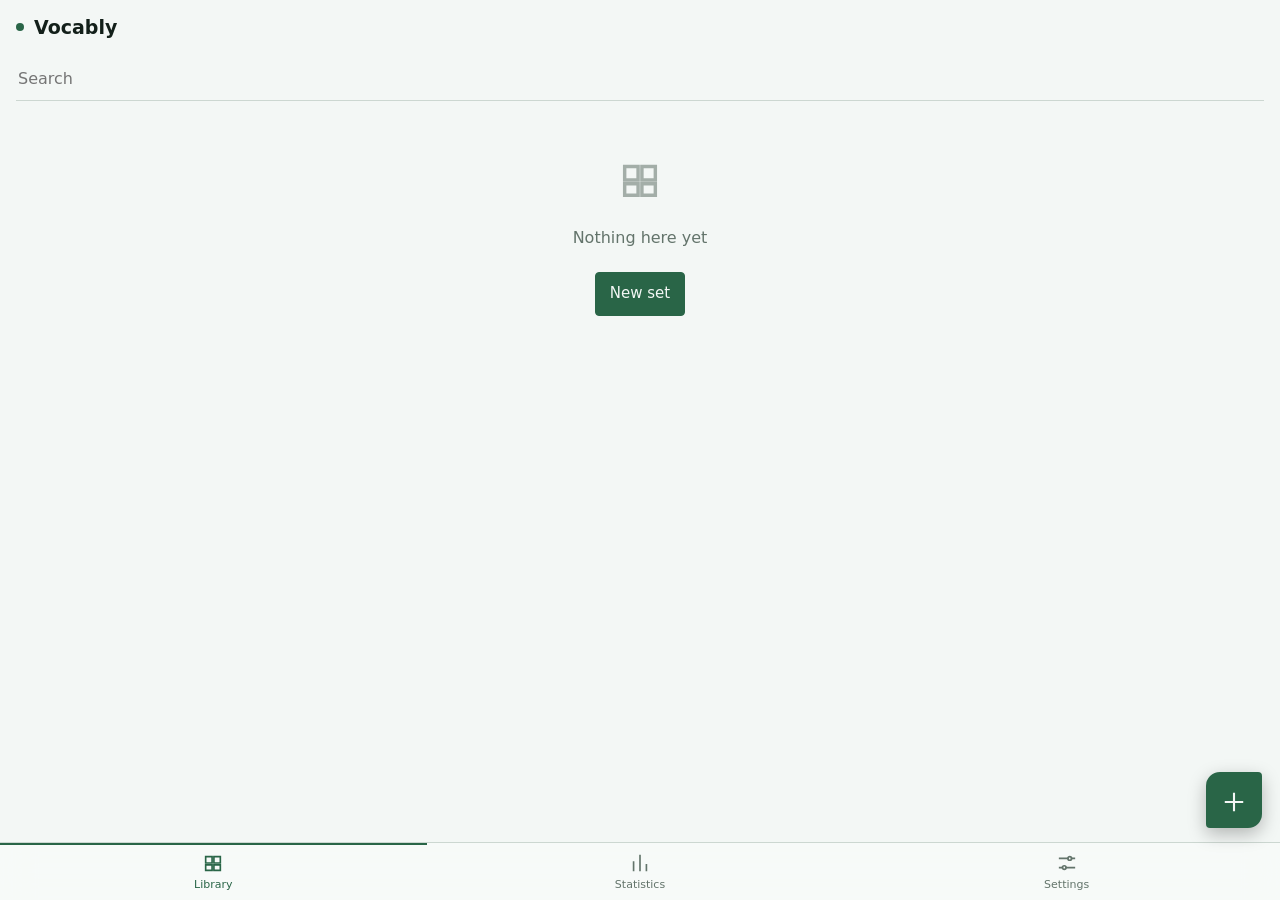
<file: webapps/vocably(web)/index.html>
<!DOCTYPE html><html lang="en"><head><meta charset="utf-8">
<meta name="viewport" content="width=device-width,initial-scale=1,maximum-scale=1,viewport-fit=cover">
<title>Vocably</title><link rel="manifest" href="manifest.json"><link rel="icon" href="icon.svg"><meta name="theme-color" content="#1f3d2e">
<style>
:root{--h:150;--bg:hsl(var(--h) 20% 96%);--fg:hsl(var(--h) 25% 10%);--mut:hsl(var(--h) 8% 42%);--ac:hsl(var(--h) 42% 28%);--tint:hsl(var(--h) 45% 90%);--line:hsl(var(--h) 12% 82%);--sf:hsl(var(--h) 20% 98%/.72);--bad:#b3402e;--ok:hsl(var(--h) 55% 30%);--v1:hsl(var(--h) 40% 30%);--v2:hsl(calc(var(--h) + 14) 28% 52%);--v3:hsl(calc(var(--h) - 12) 38% 66%)}
[data-t=dark]{--bg:hsl(var(--h) 18% 8%);--fg:hsl(var(--h) 20% 92%);--mut:hsl(var(--h) 8% 62%);--ac:hsl(var(--h) 40% 62%);--tint:hsl(var(--h) 25% 15%);--line:hsl(var(--h) 12% 20%);--sf:hsl(var(--h) 18% 11%/.72);--bad:#e0705c;--ok:hsl(var(--h) 50% 62%)}
html.nodyn{--v2:var(--v1);--v3:var(--v1)}
*{box-sizing:border-box;-webkit-tap-highlight-color:transparent}
html,body{margin:0;height:100%;overflow:hidden;background:var(--bg);color:var(--fg);font:16px/1.4 system-ui,-apple-system,Roboto,sans-serif;overscroll-behavior:none;user-select:none;-webkit-user-select:none}
input,textarea,select{user-select:text;-webkit-user-select:text}
#app{height:100dvh;display:flex;flex-direction:column;padding-top:env(safe-area-inset-top)}
header{display:flex;align-items:center;gap:6px;padding:8px 12px 8px 16px;min-height:54px}
header h1{font-size:19px;font-weight:600;margin:0;flex:1;white-space:nowrap;overflow:hidden;text-overflow:ellipsis}
main{flex:1;overflow-y:auto;padding:4px 16px 100px;-webkit-overflow-scrolling:touch}
nav{display:flex;border-top:1px solid var(--line);background:var(--sf);backdrop-filter:blur(16px);-webkit-backdrop-filter:blur(16px);padding-bottom:env(safe-area-inset-bottom)}
nav button{flex:1;padding:14px 0;background:none;border:0;color:var(--mut);font:inherit;font-size:14px;min-height:50px}
nav button.on{color:var(--ac);box-shadow:inset 0 2px var(--ac)}
.b{padding:10px 14px;border:1px solid var(--line);background:none;color:var(--fg);border-radius:4px;font:inherit;font-size:15px;min-height:44px}
.b.p{background:var(--ac);border-color:var(--ac);color:var(--bg)}.b.g{border:0;color:var(--mut);padding:10px 12px}.b.d{color:var(--bad)}
.fab{position:fixed;right:18px;bottom:calc(72px + env(safe-area-inset-bottom));width:56px;height:56px;border:0;border-radius:14px 4px 14px 4px;background:var(--ac);color:var(--bg);font-size:30px;box-shadow:0 6px 18px #0004}
input,textarea,select{border:0;border-bottom:1.5px solid var(--line);background:transparent;color:inherit;font:inherit;padding:10px 2px;width:100%;outline:0;border-radius:0}
input:focus,textarea:focus,select:focus{border-color:var(--ac)}select option{color:#111}
input[type=checkbox]{width:22px;height:22px;accent-color:var(--ac)}input[type=range]{border:0;padding:0}
textarea{border:1.5px solid var(--line);padding:10px;resize:none}
.chips{display:flex;gap:8px;overflow-x:auto;padding:6px 0 10px}.chip{flex:none;padding:7px 12px;border:1px solid var(--line);background:none;color:var(--fg);font:inherit;font-size:14px;border-radius:2px 10px 2px 10px}.chip.on{background:var(--ac);color:var(--bg);border-color:var(--ac)}
.set{display:flex;align-items:center;gap:8px;padding:12px 0 12px 12px;border-bottom:1px solid var(--line);border-left:3px solid var(--v1)}
.set:nth-child(3n+2){border-left-color:var(--v2)}.set:nth-child(3n){border-left-color:var(--v3)}
.set .gr{flex:1;min-width:0}.set b{display:block;font-weight:600}small,.mut{color:var(--mut);font-size:13px}
.bar{display:block;height:3px;background:var(--line);margin-top:8px}.bar u{display:block;height:100%;background:var(--ac)}
h2{font-size:13px;letter-spacing:.8px;text-transform:uppercase;color:var(--mut);margin:22px 0 6px;font-weight:600}
.row{padding:10px 0;border-bottom:1px solid var(--line)}.two{display:flex;gap:14px}.rb{display:flex;justify-content:flex-end}.rb .b{min-height:36px;padding:4px 12px}.n{font-size:12px;color:var(--mut)}
.ov{position:fixed;inset:0;background:#0007;backdrop-filter:blur(4px);-webkit-backdrop-filter:blur(4px);display:none;align-items:flex-end;z-index:9}.ov.on{display:flex}
.sh{background:var(--bg);border-top:1px solid var(--line);border-radius:14px 14px 0 0;width:100%;max-height:88dvh;overflow:auto;padding:16px 16px calc(16px + env(safe-area-inset-bottom))}
.sh h3{margin:0 0 10px;font-size:17px}.sh .b{display:block;width:100%;text-align:left;margin:6px 0}.r{display:flex;gap:8px}.r .b{text-align:center}
.o{display:flex;align-items:center;justify-content:space-between;gap:14px;padding:9px 0;border-bottom:1px solid var(--line)}.o select,.o input:not([type=checkbox]){width:150px}.o em{font-size:13px;color:var(--mut);font-style:normal;min-width:64px}
#toast{position:fixed;left:16px;right:16px;top:calc(12px + env(safe-area-inset-top));background:var(--fg);color:var(--bg);padding:12px 14px;border-radius:3px;z-index:20;display:none}
#st{width:8px;height:8px;border-radius:50%;background:var(--ac);margin-right:4px}#st.err{background:var(--bad)}
.q{text-align:center;padding:30px 0 20px}.q .w{font-size:30px;font-weight:600;word-break:break-word}.pips{display:flex;gap:5px;justify-content:center;margin:14px 0}.pips i{width:22px;height:4px;background:var(--line)}.pips i.f{background:var(--ac)}.pips.bd i.f{background:var(--bad)}
.fb{padding:14px;border-left:3px solid var(--ok);background:var(--tint);margin:14px 0}.fb.x{border-color:var(--bad)}.fb b{font-size:20px}
.sw{display:inline-block;width:38px;height:38px;border:2px solid transparent;margin:0 8px 8px 0;border-radius:2px 12px}.sw.on{border-color:var(--fg)}
.pv{display:flex;gap:8px;align-items:center}.pv.bad input{border-color:var(--bad)}.pv.dup{opacity:.4}
.days{display:flex;gap:6px;align-items:flex-end;height:90px}.days div{flex:1;background:var(--ac);min-height:2px;opacity:.85}
main.in{animation:vin .24s ease-out}.ov.on{animation:fade .18s ease-out}.ov.on .sh{animation:up .24s cubic-bezier(.2,.8,.2,1)}
.q .w{animation:vin .25s ease-out}.fb{animation:pop .28s ease-out}.fb.x{animation:shake .38s}#toast{animation:vin .2s ease-out}
.b,.chip,nav button,.fab{transition:transform .12s,background .15s}.b:active,.chip:active,.fab:active{transform:scale(.96)}.set:active{background:var(--tint)}.bar u{transition:width .5s ease}
.ck{display:block;margin:0 auto 12px}.ck path{fill:none;stroke:var(--ok);stroke-width:4;stroke-linecap:square;stroke-dasharray:60;stroke-dashoffset:60;animation:draw .6s .1s ease-out forwards}.ck circle{fill:none;stroke:var(--line);stroke-width:2}
@keyframes vin{from{opacity:0;transform:translateY(8px)}to{opacity:1;transform:none}}@keyframes fade{from{opacity:0}to{opacity:1}}@keyframes up{from{transform:translateY(40px);opacity:.6}to{transform:none;opacity:1}}
@keyframes pop{0%{transform:scale(.96);opacity:0}100%{transform:none;opacity:1}}@keyframes shake{0%,100%{transform:none}20%{transform:translateX(-7px)}40%{transform:translateX(6px)}60%{transform:translateX(-4px)}80%{transform:translateX(3px)}}@keyframes draw{to{stroke-dashoffset:0}}
html.noanim *,html.noanim *::before{animation:none!important;transition:none!important}.ck path{stroke-dashoffset:0}
@media (prefers-reduced-motion:reduce){*{animation:none!important;transition:none!important}}
.i{width:22px;height:22px;stroke:currentColor;fill:none;stroke-width:1.8;stroke-linecap:square;stroke-linejoin:miter;vertical-align:middle;flex:none}
nav button{display:flex;flex-direction:column;align-items:center;gap:3px;font-size:11px;padding:9px 0 8px}
.sh .b .i{margin-right:12px}.fab .i{width:28px;height:28px}.b.g .i{margin:0}.fb b .i{vertical-align:-5px;margin-right:6px}.rb .b{padding:4px 10px}header .b .i{width:23px;height:23px}
.seg{display:flex;border:1px solid var(--line);border-radius:4px;overflow:hidden;flex:none}.seg button{padding:8px 13px;background:none;border:0;color:var(--mut);font:inherit;font-size:14px;min-height:38px}.seg button.on{background:var(--ac);color:var(--bg)}
.stp{display:flex;align-items:center}.stp button{width:38px;height:38px;border:1px solid var(--line);background:none;color:var(--fg);font-size:20px;line-height:1}.stp b{min-width:36px;text-align:center}
.sw2{position:relative;width:46px;height:26px;flex:none}.sw2 input{position:absolute;opacity:0;inset:0;width:100%;height:100%;margin:0}.sw2 i{position:absolute;inset:0;background:var(--line);border-radius:2px 13px;transition:background .2s}.sw2 i::after{content:"";position:absolute;left:3px;top:3px;width:20px;height:20px;background:var(--bg);border-radius:2px 10px;transition:transform .2s}.sw2 input:checked+i{background:var(--ac)}.sw2 input:checked+i::after{transform:translateX(20px)}
.grp{margin:16px 0}.grp>h2{margin:6px 0 2px}.grp summary{padding:12px 0;color:var(--mut);font-size:13px;letter-spacing:.8px;text-transform:uppercase;font-weight:600;list-style:none}.grp summary::-webkit-details-marker{display:none}.grp summary::after{content:" ▾"}
.hero{position:relative;padding:16px 16px 14px;margin:6px 0 10px;background:var(--tint);border-left:4px solid var(--ac);border-radius:2px 18px 2px 18px}.hero b{display:block;font-size:22px;margin:2px 0}.hero span{color:var(--mut);font-size:14px}.hero em{display:flex;gap:8px;align-items:center;margin-top:14px;font-style:normal;color:var(--ac);font-weight:600}.hero:active{transform:scale(.99)}
.emptyst{text-align:center;padding:56px 20px;color:var(--mut)}.emptyst .i{width:46px;height:46px;margin-bottom:8px;opacity:.55}.emptyst .b{margin-top:6px}
.bx{color:var(--bad);font-weight:700;background:color-mix(in srgb,var(--bad) 20%,transparent)}.bs{font-weight:700;border-bottom:3px solid var(--bad)}.df{margin:6px 0 10px;white-space:pre-wrap;font-size:20px;word-break:break-word}.df small{display:block}
.tk{border-bottom:1px dotted var(--mut)}.tk:active{background:var(--tint)}
</style></head><body>
<div id="app"><header id="hd"></header><main id="mn"></main><nav id="nv"></nav></div>
<button class="fab" id="fab" data-a="fab">+</button><div class="ov" id="ov"></div><div id="toast"></div>
<script>
'use strict';
/* ===== Util ===== */
const $=(s,e=document)=>e.querySelector(s),uid=()=>Math.random().toString(36).slice(2,10)+Date.now().toString(36).slice(-4),
esc=s=>String(s).replace(/[&<>"']/g,c=>({'&':'&amp;','<':'&lt;','>':'&gt;','"':'&quot;',"'":'&#39;'}[c])),clone=o=>JSON.parse(JSON.stringify(o));
const LANGS=[['Deutsch','de-DE'],['English','en-US'],['Español','es-ES'],['Français','fr-FR'],['Italiano','it-IT'],['Português','pt-PT'],['Nederlands','nl-NL'],['Polski','pl-PL'],['Русский','ru-RU'],['Türkçe','tr-TR'],['Svenska','sv-SE'],['日本語','ja-JP'],['中文','zh-CN']],
lname=c=>(LANGS.find(l=>l[1]===c)||[c])[0],
LA=[['de-DE','deutsch german allemand alemán aleman de'],['en-US','english englisch inglés ingles anglais en'],['es-ES','español espanol spanisch spanish espagnol es'],['fr-FR','français francais französisch franzosisch french fr'],['it-IT','italiano italienisch italian italien it'],['pt-PT','português portugues portugiesisch portuguese portugais pt'],['nl-NL','nederlands niederländisch dutch néerlandais nl'],['pl-PL','polski polnisch polish polonais pl'],['ru-RU','русский russisch russian russe ru'],['tr-TR','türkçe turkce türkisch turkish turc tr'],['sv-SE','svenska schwedisch swedish suédois sv'],['ja-JP','日本語 japanisch japanese japonais ja'],['zh-CN','中文 chinesisch chinese chinois zh']],
detLang=x=>{x=String(x).trim().toLowerCase().replace(/\s*\(.*\)$/,'');if(!x)return null;const c=LA.find(l=>l[1].split(' ').includes(x)||l[0].toLowerCase()===x);return c?c[0]:null};
/* ===== i18n (zentral) ===== */
const T={en:{lib:'Library',stats:'Statistics',set:'Settings',imp:'Import',save:'Save',cancel:'Cancel',del:'Delete',edit:'Edit',dup:'Duplicate',exp:'Export',mv:'Move',learn:'Learn',review:'Review learned',mist:'Repeat mistakes',search:'Search',recent:'Recently used',all:'All',nf:'+ Folder',ren:'Rename',nofolder:'No folder',cards:'cards',front:'Front',back:'Back',alt:'Alternatives (comma separated)',note:'Note / example',learned:'Learned',open:'Open',total:'Total',check:'Check',next:'Next',right:'Correct',wrong:'Wrong',sol:'Solution',confirmDel:'Delete “{0}”? This cannot be undone.',leave:'Leave session? Progress is saved.',discard:'Discard changes?',yes:'Yes',done:'All words learned!',empty:'Nothing here yet',nocards:'This set has no cards',impTitle:'Import vocabulary',paste:'Paste list: Word | Translation',ai:'Copy AI prompt',copied:'Copied',file:'From file (JSON/TXT)',doImp:'Import {0}',info:'{0} valid · {1} invalid · {2} duplicates',saveErr:'NOT saved! Export a backup.',incompl:'Row {0} is incomplete',needName:'Enter a name',lang:'App language',theme:'Theme',sys:'System',light:'Light',dark:'Dark',accent:'Accent colour',dyn:'Dynamic shades',data:'Data',expAll:'Export backup',impAll:'Import backup',rest:'Restore last auto-backup',wipe:'Delete all data',store:'Storage: IndexedDB (web fallback)',learning:'Learning',dir:'Direction',both:'Both (random)',goal:'Points per word',tol:'Tolerance',tl:'Very loose,Loose,Normal,Strict,Exact',ic:'Ignore case',ia:'Ignore accents',tts:'Text-to-speech',auto:'Speak after answer',rate:'Speech speed',rand:'Random order',incl:'Include learned',prio:'Prioritise mistakes',days:'Last 7 days',corr:'Correct',errs:'Wrong',mark:'Mark as learned',replace:'Replace all data?',badfile:'Invalid file',reset:'Reset progress',noPt:'Direct repeat – no point',speak:'Speak',sort:'Sort',aip:'Convert the following content into a vocabulary list. Output plain text only. First line: "Language 1 | Language 2". Then one pair per line: "word | translation". No numbering, no extra text.',dn:'Done',yd:'Delete folder',imported:'Imported',ab:'Automatic backup (daily)',bknow:'Back up now',bks:'Backups',st:'Status: mistake',dgo:'Different goals per direction',ga:'Points 1 → 2',gb:'Points 2 → 1',hist:'History',ttest:'Test voice',mine:'My answer was correct',checking:'Checking in the background…',acc:'Spelling accepted',rej:'Not confirmed',net:'Online help (checks & explanations)',xl:'Meaning',exw:'Loading…',exu:'Explanation unavailable (offline?)',ordn:'Different word order – being checked',nosug:'Hide keyboard suggestions',yours:'Your answer',new:'New set',apr:'Appearance',quiz:'Quiz',fdb:'Sound & feedback',adv:'Advanced',sfold:'Storage folder',fsel:'Choose folder',fdis:'Disconnect',fnone:'No folder (data stays in the app)',fhas:'This folder already contains Vocably data.',fload:'Load data from folder',fover:'Overwrite folder with app data',fsErr:'Folder sync failed. Data is still saved in the app.',snd:'Sounds',hap:'Haptic feedback',anim:'Animations',aa:'Auto-continue after correct answer',ttsErr:'No voice available for {0}. Install it in Android settings (Text-to-speech output) or check volume.'},
de:{lib:'Bibliothek',stats:'Statistik',set:'Einstellungen',imp:'Importieren',save:'Speichern',cancel:'Abbrechen',del:'Löschen',edit:'Bearbeiten',dup:'Duplizieren',exp:'Exportieren',mv:'Verschieben',learn:'Lernen',review:'Gelerntes wiederholen',mist:'Fehler wiederholen',search:'Suchen',recent:'Zuletzt verwendet',all:'Alle',nf:'+ Ordner',ren:'Umbenennen',nofolder:'Kein Ordner',cards:'Karten',front:'Vorderseite',back:'Rückseite',alt:'Alternativen (kommagetrennt)',note:'Notiz / Beispielsatz',learned:'Gelernt',open:'Offen',total:'Gesamt',check:'Prüfen',next:'Weiter',right:'Richtig',wrong:'Falsch',sol:'Lösung',confirmDel:'„{0}“ löschen? Das kann nicht rückgängig gemacht werden.',leave:'Sitzung beenden? Der Fortschritt ist gespeichert.',discard:'Änderungen verwerfen?',yes:'Ja',done:'Alle Vokabeln gelernt!',empty:'Noch nichts vorhanden',nocards:'Dieses Set hat keine Karten',impTitle:'Vokabeln importieren',paste:'Liste einfügen: Wort | Übersetzung',ai:'KI-Prompt kopieren',copied:'Kopiert',file:'Aus Datei (JSON/TXT)',doImp:'{0} importieren',info:'{0} gültig · {1} fehlerhaft · {2} Duplikate',saveErr:'NICHT gespeichert! Backup exportieren.',incompl:'Zeile {0} ist unvollständig',needName:'Namen eingeben',lang:'App-Sprache',theme:'Darstellung',sys:'System',light:'Hell',dark:'Dunkel',accent:'Akzentfarbe',dyn:'Dynamische Farbvarianten',data:'Daten',expAll:'Backup exportieren',impAll:'Backup importieren',rest:'Letzte Auto-Sicherung wiederherstellen',wipe:'Alle Daten löschen',store:'Speicher: IndexedDB (Web-Fallback)',learning:'Lernen',dir:'Abfragerichtung',both:'Beide (zufällig)',goal:'Punkte pro Vokabel',tol:'Toleranz',tl:'Sehr locker,Locker,Normal,Streng,Exakt',ic:'Groß-/Kleinschreibung ignorieren',ia:'Akzente ignorieren',tts:'Sprachausgabe',auto:'Nach Antwort sprechen',rate:'Sprechtempo',rand:'Zufällige Reihenfolge',incl:'Gelernte einbeziehen',prio:'Fehler priorisieren',days:'Letzte 7 Tage',corr:'Richtig',errs:'Falsch',mark:'Als gelernt markieren',replace:'Alle Daten ersetzen?',badfile:'Ungültige Datei',reset:'Fortschritt zurücksetzen',noPt:'Direkte Wiederholung – kein Punkt',speak:'Vorlesen',sort:'Sortieren',aip:'Wandle den folgenden Inhalt in eine Vokabelliste um. Gib nur reinen Text aus. Erste Zeile: "Sprache 1 | Sprache 2". Danach pro Zeile ein Paar: "Wort | Übersetzung". Keine Nummerierung, kein zusätzlicher Text.',dn:'Fertig',yd:'Ordner löschen',imported:'Importiert',ab:'Automatische Sicherung (täglich)',bknow:'Jetzt sichern',bks:'Sicherungen',st:'Status: fehlerhaft',dgo:'Unterschiedliche Ziele je Richtung',ga:'Punkte 1 → 2',gb:'Punkte 2 → 1',hist:'Verlauf',ttest:'Stimme testen',mine:'Meine Antwort war richtig',checking:'Wird im Hintergrund geprüft…',acc:'Schreibweise übernommen',rej:'Nicht bestätigt',net:'Online-Hilfe (Prüfung & Erklärungen)',xl:'Bedeutung',exw:'Lade…',exu:'Erklärung nicht verfügbar (offline?)',ordn:'Andere Wortstellung – wird geprüft',nosug:'Tastaturvorschläge ausblenden',yours:'Deine Antwort',new:'Neues Set',apr:'Erscheinungsbild',quiz:'Abfrage',fdb:'Ton & Feedback',adv:'Erweitert',sfold:'Speicherordner',fsel:'Ordner wählen',fdis:'Trennen',fnone:'Kein Ordner (Daten bleiben in der App)',fhas:'Dieser Ordner enthält bereits Vocably-Daten.',fload:'Daten aus Ordner laden',fover:'Ordner mit App-Daten überschreiben',fsErr:'Ordner-Sync fehlgeschlagen. Die Daten sind weiterhin in der App gespeichert.',snd:'Töne',hap:'Haptisches Feedback',anim:'Animationen',aa:'Nach richtiger Antwort automatisch weiter',ttsErr:'Keine Stimme für {0} verfügbar. In den Android-Einstellungen (Text-in-Sprache-Ausgabe) installieren oder Lautstärke prüfen.'},es:{lib:'Biblioteca',stats:'Estadísticas',set:'Ajustes',imp:'Importar',save:'Guardar',cancel:'Cancelar',del:'Eliminar',edit:'Editar',dup:'Duplicar',exp:'Exportar',mv:'Mover',learn:'Aprender',review:'Repasar aprendidas',mist:'Repetir errores',search:'Buscar',recent:'Usadas recientemente',all:'Todas',nf:'+ Carpeta',ren:'Renombrar',nofolder:'Sin carpeta',cards:'tarjetas',front:'Anverso',back:'Reverso',alt:'Alternativas (separadas por comas)',note:'Nota / ejemplo',learned:'Aprendidas',open:'Pendientes',total:'Total',check:'Comprobar',next:'Siguiente',right:'Correcto',wrong:'Incorrecto',sol:'Solución',confirmDel:'¿Eliminar «{0}»? No se puede deshacer.',leave:'¿Salir de la sesión? El progreso está guardado.',discard:'¿Descartar cambios?',yes:'Sí',done:'¡Todas las palabras aprendidas!',empty:'Aún no hay nada',nocards:'Este set no tiene tarjetas',impTitle:'Importar vocabulario',paste:'Pega la lista: Palabra | Traducción',ai:'Copiar prompt de IA',copied:'Copiado',file:'Desde archivo (JSON/TXT)',doImp:'Importar {0}',info:'{0} válidas · {1} erróneas · {2} duplicadas',saveErr:'¡NO guardado! Exporta una copia.',incompl:'La fila {0} está incompleta',needName:'Introduce un nombre',lang:'Idioma de la app',theme:'Apariencia',sys:'Sistema',light:'Claro',dark:'Oscuro',accent:'Color de acento',dyn:'Variantes dinámicas',data:'Datos',expAll:'Exportar copia',impAll:'Importar copia',wipe:'Borrar todos los datos',store:'Almacenamiento: IndexedDB (alternativa web)',learning:'Aprendizaje',dir:'Dirección',both:'Ambas (aleatorio)',goal:'Puntos por palabra',tol:'Tolerancia',tl:'Muy flexible,Flexible,Normal,Estricta,Exacta',ic:'Ignorar mayúsculas',ia:'Ignorar acentos',tts:'Voz',auto:'Hablar tras responder',rate:'Velocidad de voz',rand:'Orden aleatorio',incl:'Incluir aprendidas',prio:'Priorizar errores',days:'Últimos 7 días',corr:'Correctas',errs:'Incorrectas',mark:'Marcar como aprendida',replace:'¿Reemplazar todos los datos?',badfile:'Archivo no válido',reset:'Reiniciar progreso',noPt:'Repetición directa: sin punto',speak:'Escuchar',sort:'Ordenar',aip:'Convierte el siguiente contenido en una lista de vocabulario. Devuelve solo texto plano. Primera línea: "Idioma 1 | Idioma 2". Después un par por línea: "palabra | traducción". Sin numeración ni texto adicional.',dn:'Hecho',yd:'Eliminar carpeta',imported:'Importado',ab:'Copia automática (diaria)',bknow:'Copiar ahora',bks:'Copias',st:'Estado: error',dgo:'Objetivos distintos por dirección',ga:'Puntos 1 → 2',gb:'Puntos 2 → 1',hist:'Historial',ttest:'Probar voz',mine:'Mi respuesta era correcta',checking:'Comprobando en segundo plano…',acc:'Escritura aceptada',rej:'No confirmado',net:'Ayuda en línea (comprobación y explicaciones)',xl:'Significado',exw:'Cargando…',exu:'Explicación no disponible (¿sin conexión?)',ordn:'Otro orden de palabras: se comprueba',nosug:'Ocultar sugerencias del teclado',yours:'Tu respuesta',new:'Nuevo set',apr:'Apariencia',quiz:'Preguntas',fdb:'Sonido y respuesta',adv:'Avanzado',sfold:'Carpeta de datos',fsel:'Elegir carpeta',fdis:'Desconectar',fnone:'Sin carpeta (los datos quedan en la app)',fhas:'Esta carpeta ya contiene datos de Vocably.',fload:'Cargar datos de la carpeta',fover:'Sobrescribir la carpeta con los datos de la app',fsErr:'Falló la sincronización con la carpeta. Los datos siguen guardados en la app.',snd:'Sonidos',hap:'Respuesta háptica',anim:'Animaciones',aa:'Continuar automáticamente tras acierto',ttsErr:'No hay voz para {0}. Instálala en los ajustes de Android (salida de texto a voz) o revisa el volumen.'},fr:{lib:'Bibliothèque',stats:'Statistiques',set:'Réglages',imp:'Importer',save:'Enregistrer',cancel:'Annuler',del:'Supprimer',edit:'Modifier',dup:'Dupliquer',exp:'Exporter',mv:'Déplacer',learn:'Apprendre',review:'Réviser les acquis',mist:'Répéter les erreurs',search:'Rechercher',recent:'Utilisés récemment',all:'Tous',nf:'+ Dossier',ren:'Renommer',nofolder:'Aucun dossier',cards:'cartes',front:'Recto',back:'Verso',alt:'Alternatives (séparées par des virgules)',note:'Note / exemple',learned:'Appris',open:'Restant',total:'Total',check:'Vérifier',next:'Suivant',right:'Correct',wrong:'Faux',sol:'Solution',confirmDel:'Supprimer « {0} » ? Action irréversible.',leave:'Quitter la session ? La progression est enregistrée.',discard:'Annuler les modifications ?',yes:'Oui',done:'Tous les mots sont appris !',empty:'Rien pour l’instant',nocards:'Ce set ne contient aucune carte',impTitle:'Importer du vocabulaire',paste:'Coller la liste : Mot | Traduction',ai:'Copier le prompt IA',copied:'Copié',file:'Depuis un fichier (JSON/TXT)',doImp:'Importer {0}',info:'{0} valides · {1} erronées · {2} doublons',saveErr:'NON enregistré ! Exportez une sauvegarde.',incompl:'La ligne {0} est incomplète',needName:'Saisissez un nom',lang:'Langue de l’app',theme:'Apparence',sys:'Système',light:'Clair',dark:'Sombre',accent:'Couleur d’accent',dyn:'Nuances dynamiques',data:'Données',expAll:'Exporter la sauvegarde',impAll:'Importer une sauvegarde',wipe:'Supprimer toutes les données',store:'Stockage : IndexedDB (solution web)',learning:'Apprentissage',dir:'Sens',both:'Les deux (aléatoire)',goal:'Points par mot',tol:'Tolérance',tl:'Très souple,Souple,Normal,Strict,Exact',ic:'Ignorer la casse',ia:'Ignorer les accents',tts:'Synthèse vocale',auto:'Lire après la réponse',rate:'Vitesse de lecture',rand:'Ordre aléatoire',incl:'Inclure les acquis',prio:'Prioriser les erreurs',days:'7 derniers jours',corr:'Justes',errs:'Fausses',mark:'Marquer comme appris',replace:'Remplacer toutes les données ?',badfile:'Fichier invalide',reset:'Réinitialiser la progression',noPt:'Répétition directe : pas de point',speak:'Écouter',sort:'Trier',aip:'Transforme le contenu suivant en liste de vocabulaire. Réponds uniquement en texte brut. Première ligne : "Langue 1 | Langue 2". Ensuite une paire par ligne : "mot | traduction". Sans numérotation ni texte supplémentaire.',dn:'Terminé',yd:'Supprimer le dossier',imported:'Importé',ab:'Sauvegarde auto (quotidienne)',bknow:'Sauvegarder maintenant',bks:'Sauvegardes',st:'Statut : erreur',dgo:'Objectifs différents par sens',ga:'Points 1 → 2',gb:'Points 2 → 1',hist:'Historique',ttest:'Tester la voix',mine:'Ma réponse était correcte',checking:'Vérification en arrière-plan…',acc:'Orthographe acceptée',rej:'Non confirmé',net:'Aide en ligne (vérification et explications)',xl:'Sens',exw:'Chargement…',exu:'Explication indisponible (hors ligne ?)',ordn:'Autre ordre des mots : vérification en cours',nosug:'Masquer les suggestions du clavier',yours:'Votre réponse',new:'Nouveau set',apr:'Apparence',quiz:'Quiz',fdb:'Son et retour',adv:'Avancé',sfold:'Dossier de stockage',fsel:'Choisir un dossier',fdis:'Déconnecter',fnone:'Aucun dossier (données dans l’app)',fhas:'Ce dossier contient déjà des données Vocably.',fload:'Charger depuis le dossier',fover:'Écraser le dossier avec les données de l’app',fsErr:'Échec de la synchronisation du dossier. Les données restent enregistrées dans l’app.',snd:'Sons',hap:'Retour haptique',anim:'Animations',aa:'Continuer automatiquement après une bonne réponse',ttsErr:'Aucune voix pour {0}. Installez-la dans les réglages Android (synthèse vocale) ou vérifiez le volume.'}};
const t=(k,...a)=>(((T[D.S.lang]||T.en)[k])||T.en[k]||k).replace(/\{(\d)\}/g,(_,n)=>a[n]);
/* ===== Browser APIs only: files, speech, vibration and local downloads ===== */
const ICO={back:'<path d="M15 5l-7 7 7 7"/>',plus:'<path d="M12 5v14M5 12h14"/>',check:'<path d="M5 12.5l4.5 4.5L19 7.5"/>',x:'<path d="M6 6l12 12M18 6L6 18"/>',up:'<path d="M6 14l6-6 6 6"/>',dn:'<path d="M6 10l6 6 6-6"/>',more:'<circle cx="5" cy="12" r="1.5" fill="currentColor" stroke="none"/><circle cx="12" cy="12" r="1.5" fill="currentColor" stroke="none"/><circle cx="19" cy="12" r="1.5" fill="currentColor" stroke="none"/>',imp:'<path d="M12 4v11M7.5 10.5L12 15l4.5-4.5M5 19h14"/>',exp:'<path d="M12 15V4M7.5 8.5L12 4l4.5 4.5M5 19h14"/>',sort:'<path d="M7 5v14M4 16l3 3 3-3M17 19V5M14 8l3-3 3 3"/>',sliders:'<path d="M4 7h9M17 7h3M4 17h3M11 17h9"/><circle cx="15" cy="7" r="2"/><circle cx="9" cy="17" r="2"/>',speak:'<path d="M4 10v4h3l5 4V6L7 10H4zM16 9.5a3.5 3.5 0 010 5"/>',lib:'<path d="M4 5h7v7H4zM13 5h7v7h-7zM4 14h7v6H4zM13 14h7v6h-7z"/>',stats:'<path d="M5 20v-9M12 20V4M19 20v-6"/>',play:'<path d="M7 5l12 7-12 7z"/>',edit:'<path d="M5 19l1-4 10-10 3 3L9 18l-4 1zM14 7l3 3"/>',dup:'<path d="M9 9h10v10H9zM5 15V5h10"/>',trash:'<path d="M5 7h14M10 7V4h4v3M7 7l1 13h8l1-13"/>',move:'<path d="M3 6h7l2 2h9v11H3z"/>',review:'<path d="M20 12a8 8 0 11-2.6-5.9M20 4v5h-5"/>',flag:'<path d="M6 4v17M6 5h12l-2 4 2 4H6"/>'},
ic=n=>`<svg class="i" viewBox="0 0 24 24" aria-hidden="true">${ICO[n]}</svg>`;
const Wake={l:null,async on(){try{if(navigator.wakeLock&&!this.l){this.l=await navigator.wakeLock.request('screen');this.l.addEventListener('release',()=>{this.l=null})}}catch(e){}},off(){try{this.l&&this.l.release()}catch(e){}this.l=null}};
const Snd={c:null,tone(f,at,d,ty,f2){if(!D.S.snd)return;try{const C=this.c||(this.c=new(window.AudioContext||window.webkitAudioContext)());if(C.state==='suspended')C.resume();const o=C.createOscillator(),g=C.createGain(),t0=C.currentTime+at;o.type=ty||'sine';o.frequency.setValueAtTime(f,t0);if(f2)o.frequency.exponentialRampToValueAtTime(f2,t0+d);g.gain.setValueAtTime(.0001,t0);g.gain.exponentialRampToValueAtTime(.12,t0+.02);g.gain.exponentialRampToValueAtTime(.0001,t0+d);o.connect(g);g.connect(C.destination);o.start(t0);o.stop(t0+d+.03)}catch(e){}},ok(){this.tone(660,0,.12);this.tone(880,.09,.16)},bad(){this.tone(220,0,.24,'triangle',140)},learned(){[523,659,784].forEach((f,i)=>this.tone(f,i*.09,.18))},done(){[523,659,784,1047].forEach((f,i)=>this.tone(f,i*.12,.24))}},
hap=p=>{if(D.S.hap)Browser.haptic(p)};
const Browser={
voices:[],
async pickFile(acc){return new Promise(resolve=>{const i=document.createElement('input');i.type='file';i.accept=acc;i.style.display='none';document.body.appendChild(i);let finished=false;const done=v=>{if(finished)return;finished=true;i.remove();resolve(v)};i.onchange=async()=>{const f=i.files&&i.files[0];try{done(f?{name:f.name,text:await f.text()}:null)}catch(e){done(null)}};i.addEventListener('cancel',()=>done(null),{once:true});i.click()})},
saveFile(n,txt){const u=URL.createObjectURL(new Blob([txt],{type:'application/json;charset=utf-8'})),a=document.createElement('a');a.href=u;a.download=n;document.body.appendChild(a);a.click();a.remove();setTimeout(()=>URL.revokeObjectURL(u),30000)},
loadVoices(){try{this.voices=window.speechSynthesis?window.speechSynthesis.getVoices():[]}catch(e){this.voices=[]}},
speak(x,l,rate,cb){
 const ss=window.speechSynthesis;
 if(!ss||typeof window.SpeechSynthesisUtterance!=='function'){cb&&cb('nosupport');return false}
 const lang=String(l||navigator.language||'en-US').replace('_','-');
 let vs=[];try{vs=ss.getVoices();if(vs.length)this.voices=vs}catch(e){}
 const norm=s=>String(s||'').replace('_','-').toLowerCase();
 const exact=norm(lang),base=exact.split('-')[0];
 const v=vs.find(z=>norm(z.lang)===exact)||vs.find(z=>norm(z.lang).split('-')[0]===base)||null;
 const u=new SpeechSynthesisUtterance(String(x||''));u.lang=lang;u.rate=Math.max(.5,Math.min(2,Number(rate)||1));
 if(v)u.voice=v;
 let reported=false;const fail=reason=>{if(reported)return;reported=true;cb&&cb(reason)};
 u.onerror=e=>{const reason=e&&e.error||'error';if(reason!=='interrupted'&&reason!=='canceled')fail(reason)};
 try{
   // Must happen synchronously in the click handler. Delaying speak() with a
   // timer loses the user activation required by several mobile browsers.
   if(ss.speaking||ss.pending)ss.cancel();
   try{ss.resume()}catch(e){}
   ss.speak(u);
   return true;
 }catch(e){fail('exception');return false}
},
haptic(p){try{if(navigator.vibrate)navigator.vibrate(p)}catch(e){}}
};
try{if(window.speechSynthesis){Browser.loadVoices();window.speechSynthesis.addEventListener('voiceschanged',()=>Browser.loadVoices())}}catch(e){}
/* ===== Local browser storage: IndexedDB with localStorage fallback ===== */
const Store={db:null,ok:true,
open(){return new Promise((r,j)=>{if(!('indexedDB'in window))return j(new Error('IndexedDB unavailable'));const q=indexedDB.open('vocably',1);q.onupgradeneeded=()=>{if(!q.result.objectStoreNames.contains('kv'))q.result.createObjectStore('kv')};q.onsuccess=()=>{this.db=q.result;r(q.result)};q.onerror=()=>j(q.error)})},
get(k){if(!this.db){try{return Promise.resolve(JSON.parse(localStorage.getItem('vocably:'+k)))}catch(e){return Promise.resolve(null)}}return new Promise((r,j)=>{const q=this.db.transaction('kv','readonly').objectStore('kv').get(k);q.onsuccess=()=>r(q.result);q.onerror=()=>j(q.error)})},
set(k,v){if(!this.db){try{localStorage.setItem('vocably:'+k,JSON.stringify(v));return Promise.resolve()}catch(e){return Promise.reject(e)}}return new Promise((r,j)=>{const q=this.db.transaction('kv','readwrite').objectStore('kv').put(v,k);q.onsuccess=()=>r();q.onerror=()=>j(q.error)})}
};
const defD=()=>({v:1,sets:[],folders:[],pend:[],stats:{ok:0,bad:0,days:{}},S:{lang:'en',theme:'system',h:150,dyn:true,dir:'both',goal:5,tol:2,ic:true,ia:true,tts:true,auto:false,rate:1,rand:true,incl:false,prio:true,nosug:true,net:true,ab:true,snd:true,hap:true,anim:true,aa:false,dgo:false,gA:2,gB:2}});
function migrate(d){const b=defD();d=Object.assign(b,d);d.S=Object.assign(b.S,d.S);d.stats=Object.assign(b.stats,d.stats);d.sets.forEach(s=>{s.id=s.id||uid();s.folder=s.folder||'';s.cards=(s.cards||[]).map(c=>Object.assign({id:uid(),a:'',b:'',alt:[],note:'',p:0,bad:false},c))});d.v=1;return d}
let D=defD(),dirty=false,tm;
const setSt=e=>{const s=$('#st');if(s)s.className=e?'err':''};
function save(){dirty=true;clearTimeout(tm);tm=setTimeout(flush,250)}
async function flush(){if(!dirty)return;dirty=false;try{await Store.set('db',clone(D));setSt(0)}catch(e){dirty=true;setSt(1);toast(t('saveErr'),1)}}
addEventListener('visibilitychange',()=>document.hidden&&flush());addEventListener('pagehide',flush);
function toast(m,s){const e=$('#toast');e.textContent=m;e.style.display='block';clearTimeout(toast.t);if(!s)toast.t=setTimeout(()=>e.style.display='none',2200)}
/* ===== Lernalgorithmus + Bewertung (UI-unabhängig) ===== */
const Engine={
norm(s,o){s=String(s).normalize('NFC').trim().replace(/\s+/g,' ');if(o.ic)s=s.toLowerCase();if(o.ia)s=s.normalize('NFD').replace(/[\u0300-\u036f]/g,'');return s},
lev(a,b){const m=a.length,n=b.length;if(!m)return n;let p=Array.from({length:n+1},(_,j)=>j);for(let i=1;i<=m;i++){const c=[i];for(let j=1;j<=n;j++)c[j]=Math.min(p[j]+1,c[j-1]+1,p[j-1]+(a[i-1]===b[j-1]?0:1));p=c}return p[n]},
sym:{'&':{de:'und',en:'and',es:'y',fr:'et',it:'e',pt:'e',nl:'en',pl:'i',ru:'и',tr:'ve',sv:'och'},'@':{de:'at',en:'at',es:'arroba',fr:'arobase',it:'chiocciola',pt:'arroba',nl:'at',sv:'snabel-a'},'+':{de:'plus',en:'plus',es:'más',fr:'plus',it:'più',pt:'mais',nl:'plus'},'#':{de:'raute',en:'hash',es:'almohadilla',fr:'dièse',it:'cancelletto',pt:'cardinal'},'%':{de:'prozent',en:'percent',es:'por ciento',fr:'pour cent',it:'percento',pt:'por cento'}},
core(s,o,lang,loose){s=String(s).normalize('NFC').replace(/[’‘`´]/g,"'").replace(/[“”„«»]/g,'"').replace(/[–—]/g,'-');const l=(lang||'en').slice(0,2);
s=s.replace(/[&@+#%]/g,m=>' '+((this.sym[m]||{})[l]||'')+' ');if(o.ic)s=s.toLowerCase();if(o.ia)s=s.normalize('NFD').replace(/[\u0300-\u036f]/g,'');
if(loose)s=s.replace(/'/g,'').replace(/[^\p{L}\p{N}\s]/gu,' ');return s.trim().replace(/\s+/g,' ')},
variants(sol){const out=new Set(),add=x=>{x=x.trim().replace(/\s+/g,' ');if(x)out.add(x)};[sol,...sol.split(/\s*[\/;]\s*/)].forEach(p=>{add(p);add(p.replace(/\s*\([^)]*\)/g,''));add(p.replace(/[()]/g,''))});return[...out]},
judge(c,dir,inp,S,lang){const o=this.opt(S),ti=inp.trim().replace(/\s+/g,' ');if(!ti)return{ok:false};
const cands=(dir?[c.a,...(c.altA||[])]:[c.b,...(c.alt||[])]).flatMap(x=>this.variants(x));
if(S.tol===4)return{ok:cands.includes(ti)};
const th=[[3,6,9],[4,8],[5,12],[9]][S.tol]||[5,12],ni=this.core(ti,o,lang,true);
for(const x of cands){const n=this.core(x,o,lang,true),al=th.filter(v=>n.length>=v).length;if(this.lev(ni,n)<=al)return{ok:true};
if(S.tol<=2){const A=ni.split(' '),B=n.split(' ');if(A.length>1&&A.length===B.length&&A.slice().sort().join(' ')===B.slice().sort().join(' '))return{ok:true,prov:true}}}
return{ok:false}},
dir(c,S,mode){if(S.dir==='12')return 0;if(S.dir==='21')return 1;if(S.dgo&&mode!=='review')return c.p<S.gA?0:1;if(mode==='review')return Math.random()<.5?0:1;return c.p<2?0:c.p<4?1:(Math.random()<.5?0:1)},
opt(S){return{ic:S.tol!==4&&S.ic,ia:S.tol!==4&&S.ia}},
diff(inp,sol,o){const A=[...inp],B=[...sol],n=A.length,m=B.length,f=c=>{let x=c;if(o.ic)x=x.toLowerCase();if(o.ia)x=x.normalize('NFD').replace(/[\u0300-\u036f]/g,'');return x},
d=Array.from({length:n+1},()=>new Array(m+1).fill(0)),ua=new Array(n).fill(0),sb=new Array(m).fill(0),gp=new Array(n+1).fill(0);
for(let i=0;i<=n;i++)d[i][0]=i;for(let j=0;j<=m;j++)d[0][j]=j;
for(let i=1;i<=n;i++)for(let j=1;j<=m;j++)d[i][j]=Math.min(d[i-1][j]+1,d[i][j-1]+1,d[i-1][j-1]+(f(A[i-1])===f(B[j-1])?0:1));
let i=n,j=m,c=0;while(i>0||j>0){if(i>0&&j>0&&d[i][j]===d[i-1][j-1]+(f(A[i-1])===f(B[j-1])?0:1)){if(f(A[i-1])!==f(B[j-1])){ua[i-1]=1;sb[j-1]=1;c++}i--;j--}else if(i>0&&d[i][j]===d[i-1][j]+1){ua[i-1]=1;c++;i--}else{sb[j-1]=1;gp[i]++;c++;j--}}
return{ua,sb,gp,n:c}},
pick(L,S){const g=G(),cs=L.s.cards,pool=L.mode==='review'?cs:L.mode==='bad'?cs.filter(c=>c.bad):cs.filter(c=>c.p<g||S.incl);if(!pool.length)return null;
const need=Math.ceil(.2*(pool.length-1)),el=pool.filter(c=>L.last[c.id]===undefined||L.counter-L.last[c.id]>=need);
let e=el.length?el:[pool.slice().sort((x,y)=>(L.last[x.id]||0)-(L.last[y.id]||0))[0]];
if(S.prio){const b=e.filter(c=>c.bad);if(b.length&&Math.random()<.75)e=b}
return S.rand?e[Math.random()*e.length|0]:e[0]}};
/* ===== State ===== */
const ps=()=>history.pushState({vocably:true},'',location.href);
let V={name:'lib',f:'',q:''},E=null,Ls=null,I={rows:[]},CB=null;
const G=()=>D.S.dgo?D.S.gA+D.S.gB:D.S.goal,theme=()=>D.S.theme==='system'?(matchMedia('(prefers-color-scheme:dark)').matches?'dark':'light'):D.S.theme,
pct=s=>{const g=G(),n=s.cards.length;return n?Math.round(s.cards.reduce((a,c)=>a+Math.min(c.p,g),0)/(n*g)*100):0},
nc=()=>({id:uid(),a:'',b:'',alt:[],note:'',p:0,bad:false}),emp=c=>!c.a.trim()&&!c.b.trim();
const sheet=h=>{const o=$('#ov');o.innerHTML='<div class="sh">'+h+'</div>';o.className='ov on'},closeSheet=()=>{const o=$('#ov');o.className='ov';o.innerHTML=''},isOpen=()=>$('#ov').classList.contains('on');
const confirmDlg=(m,cb,lab)=>{CB=cb;sheet(`<p>${esc(m)}</p><div class="r"><button class="b" data-a="cn">${t('cancel')}</button><button class="b p" data-a="cy">${lab||t('yes')}</button></div>`)},
promptDlg=(ti,v,cb)=>{CB=cb;sheet(`<h3>${esc(ti)}</h3><input id="pin" value="${esc(v)}" autocomplete="off"><div class="r" style="margin-top:14px"><button class="b" data-a="cn">${t('cancel')}</button><button class="b p" data-a="py">OK</button></div>`);setTimeout(()=>$('#pin').focus(),80)};
const langSel=(f,v)=>`<select data-f="${f}">${LANGS.map(l=>`<option value="${l[1]}"${l[1]===v?' selected':''}>${l[0]}</option>`).join('')}</select>`;
/* ===== Render ===== */
function render(){const n=V.name,h=document.documentElement;if(n!=='learn')Wake.off();h.dataset.t=theme();h.style.setProperty('--h',D.S.h);h.classList.toggle('nodyn',!D.S.dyn);h.classList.toggle('noanim',!D.S.anim);h.lang=D.S.lang;
const tabs=['lib','stats','set'].includes(n);$('#nv').style.display=tabs?'flex':'none';$('#fab').style.display=n==='lib'?'block':'none';
$('#nv').innerHTML=['lib','stats','set'].map(k=>`<button class="${n===k?'on':''}" data-a="tab" data-i="${k}">${ic(k==='lib'?'lib':k==='stats'?'stats':'sliders')}<span>${t(k)}</span></button>`).join('');
const dot='<i id="st"></i>';let hd='',mn='';
if(n==='lib'){hd=`${dot}<h1>Vocably</h1>`;
mn=`<input id="q" placeholder="${t('search')}" value="${esc(V.q)}" autocomplete="off"><div id="lb"></div>`}
else if(n==='stats'){hd=`${dot}<h1>${t('stats')}</h1>`;mn=statsH()}
else if(n==='set'){hd=`${dot}<h1>${t('set')}</h1>`;mn=setH()}
else if(n==='editor'){const s=E.s;hd=`<button class="b g" data-a="back" title="←">${ic('back')}</button><h1>${esc(s.name||t('edit'))}</h1><button class="b g" data-a="imp" title="${t('imp')}">${ic('imp')}</button><button class="b p" data-a="esave" title="${t('save')}">${ic('check')}</button>`;
mn=`<input data-f="name" placeholder="${t('set')}…" value="${esc(s.name)}" autocomplete="off" style="font-size:20px;font-weight:600"><div class="two" style="margin:8px 0">${langSel('l1',s.l1)}${langSel('l2',s.l2)}</div><div id="cl">${s.cards.map(rowH).join('')}</div>`}
else if(n==='learn'){const r=learnH();hd=r[0];mn=r[1]}
$('#hd').innerHTML=hd;const M=$('#mn'),ch=V._p!==n;V._p=n;M.innerHTML=mn;M.classList.remove('in');if(ch&&D.S.anim){void M.offsetWidth;M.classList.add('in')}if(n==='lib')libList();if(n==='set')dataInfo();if(n==='learn')setTimeout(()=>{const i=$('#ai');i&&i.focus()},60);setSt(!Store.ok)}
function libList(){const q=V.q.toLowerCase(),f=V.f;let L=D.sets.filter(s=>(!f||s.folder===f)&&(!q||s.name.toLowerCase().includes(q)));
L=V.sort==='name'?L.sort((a,b)=>a.name.localeCompare(b.name)):L.sort((a,b)=>(b.used||0)-(a.used||0));
const row=s=>`<div class="set" data-a="learn" data-i="${s.id}"><div class="gr"><b>${esc(s.name)}</b><small>${s.cards.length} ${t('cards')} · ${lname(s.l1)} → ${lname(s.l2)} · ${pct(s)}%</small><i class="bar"><u style="width:${pct(s)}%"></u></i></div><button class="b g" data-a="menu" data-i="${s.id}" title="…">${ic('more')}</button></div>`;
let h=D.folders.length?`<div class="chips"><button class="chip${f?'':' on'}" data-a="fold" data-i="">${t('all')}</button>${D.folders.map(x=>`<button class="chip${f===x.id?' on':''}" data-a="fold" data-i="${x.id}">${esc(x.name)}</button>`).join('')}</div>`:'';
if(f)h+=`<div class="r" style="margin-bottom:6px"><button class="b g" data-a="rfold" title="${t('ren')}">${ic('edit')}</button><button class="b g d" data-a="dfold" title="${t('yd')}">${ic('trash')}</button></div>`;
const rc=D.sets.filter(s=>s.used&&s.cards.length).sort((a,b)=>b.used-a.used)[0];
if(!q&&!f&&rc)h+=`<div class="hero" data-a="learn" data-i="${rc.id}"><small>${t('recent')}</small><b>${esc(rc.name)}</b><span>${pct(rc)}% · ${rc.cards.length} ${t('cards')}</span><i class="bar"><u style="width:${pct(rc)}%"></u></i><em>${ic('play')}${t('learn')}</em></div>`;
h+=L.length?L.map(row).join(''):`<div class="emptyst">${ic('lib')}<p>${t('empty')}</p><button class="b p" data-a="fab">${t('new')}</button></div>`;$('#lb').innerHTML=h}
function rowH(c,i){const g=G(),fr=lname(E.s.l1),bk=lname(E.s.l2);
return `<div class="row" data-id="${c.id}"><span class="n">${i+1}</span><div class="two"><input data-f="a" placeholder="${fr}" value="${esc(c.a)}" autocomplete="off" autocapitalize="off"><input data-f="b" placeholder="${bk}" value="${esc(c.b)}" autocomplete="off" autocapitalize="off"></div>
<div class="rb"><button class="b g" data-a="up" title="↑">${ic('up')}</button><button class="b g" data-a="dn" title="↓">${ic('dn')}</button><button class="b g" data-a="dx" title="${t('del')}">${ic('x')}</button><button class="b g" data-a="dt" title="Details">${ic(c._o?'dn':'more')}</button></div>
${c._o?`<input data-f="alt" placeholder="${t('alt')}" value="${esc((c.alt||[]).join(', '))}"><input data-f="note" placeholder="${t('note')}" value="${esc(c.note||'')}"><label class="o"><span>${t('mark')}</span><input type="checkbox" data-f="lrn"${c.p>=g?' checked':''}></label>`:''}</div>`}
function tail(){const c=E.s.cards;while(c.length>1&&emp(c[c.length-1])&&emp(c[c.length-2]))c.pop();if(!c.length||!emp(c[c.length-1]))c.push(nc())}
const cardsR=()=>{tail();$('#cl').innerHTML=E.s.cards.map(rowH).join('')};
function openEd(id){const s=id?clone(D.sets.find(x=>x.id===id)):{id:uid(),name:'',l1:'de-DE',l2:'en-US',folder:V.f||'',cards:[],used:0};E={s,isNew:!id,dirty:false};tail();V.name='editor';ps();render()}
function esave(){const s=E.s;if(!s.name.trim())return toast(t('needName'));const out=[];for(let i=0;i<s.cards.length;i++){const c=s.cards[i];if(emp(c))continue;if(!c.a.trim()||!c.b.trim())return toast(t('incompl',i+1));c.a=c.a.trim();c.b=c.b.trim();delete c._o;out.push(c)}
s.name=s.name.trim();s.cards=out;const k=D.sets.findIndex(x=>x.id===s.id);k<0?D.sets.push(s):D.sets[k]=s;save();E=null;V.name='lib';render();toast(t('dn'))}
/* ===== Import ===== */
const keyOf=(a,b)=>Engine.norm(a,{ic:1,ia:0})+'|'+Engine.norm(b,{ic:1,ia:0});
function parse(txt){const L=txt.split(/\r?\n/).map(x=>x.trim()).filter(Boolean),R=[];
L.forEach((l,i)=>{const sp=l.includes('|')?'|':l.includes('\t')?'\t':l.includes(';')?';':null,p=sp?l.split(sp).map(x=>x.trim()):[l,''];
if(i===0&&sp){const a=detLang(p[0]),b=detLang(p[1]||'');if(a&&b){R.l=[a,b];return}if(/^(sprache|language|lang|idioma|langue)/i.test(p[0]))return}
R.push({a:p[0]||'',b:p[1]||''})});return R}
function impPv(){const seen=new Set((E?E.s.cards:[]).filter(c=>!emp(c)).map(c=>keyOf(c.a,c.b)));let v=0,b=0,d=0;
I.rows.forEach(r=>{r.bad=!r.a.trim()||!r.b.trim();r.dup=false;if(!r.bad){const k=keyOf(r.a,r.b);if(seen.has(k))r.dup=true;else seen.add(k)}r.bad?b++:r.dup?d++:v++});I.v=v;
$('#ipv').innerHTML=`<p class="mut">${I.l?lname(I.l[0])+' → '+lname(I.l[1])+' · ':''}${t('info',v,b,d)}</p>`+I.rows.map((r,i)=>`<div class="pv${r.bad?' bad':''}${r.dup?' dup':''}"><input data-ix="${i}" data-k="a" value="${esc(r.a)}"><input data-ix="${i}" data-k="b" value="${esc(r.b)}"><button class="b g" data-a="ix" data-i="${i}" style="width:auto">×</button></div>`).join('')+`<button class="b p" data-a="doimp" style="margin-top:12px;text-align:center">${t('doImp',v)}</button>`}
function impSheet(){I={rows:[]};sheet(`<h3>${t('impTitle')}</h3><textarea id="it" rows="6" placeholder="${t('paste')}\nHaus | Casa"></textarea><div class="r" style="margin:8px 0"><button class="b" data-a="cp">${t('ai')}</button><button class="b" data-a="pf">${t('file')}</button></div><div id="ipv"></div>`)}
function setFromRows(name,rows){const seen=new Set(),cards=[];rows.forEach(r=>{if(!r.a.trim()||!r.b.trim())return;const k=keyOf(r.a,r.b);if(seen.has(k))return;seen.add(k);cards.push(Object.assign(nc(),{a:r.a.trim(),b:r.b.trim()}))});return{id:uid(),name,l1:'de-DE',l2:'en-US',folder:V.f||'',cards,used:0}}
async function impFile(inEd){const f=await Browser.pickFile('.json,.txt,application/json,text/plain');if(!f)return;
try{if(/\.json$/i.test(f.name)){const j=JSON.parse(f.text);
if(j.vocably==='set'&&j.set&&Array.isArray(j.set.cards)){const s=migrate({sets:[Object.assign(j.set,{id:uid(),folder:V.f||''})]}).sets[0];s.cards.forEach(c=>c.id=uid());D.sets.push(s);save();closeSheet();if(E){E=null;V.name='lib'}render();toast(t('imported'))}
else if(j.vocably==='backup'&&j.data&&Array.isArray(j.data.sets)){confirmDlg(t('replace'),async()=>{await snap();D=migrate(j.data);save();closeSheet();E=null;V.name='lib';render()})}
else throw 0}
else if(inEd){$('#it').value=f.text;I.rows=parse(f.text);I.l=I.rows.l;impPv()}
else{{const pr=parse(f.text),ns=setFromRows(f.name.replace(/\.\w+$/,''),pr);if(pr.l){ns.l1=pr.l[0];ns.l2=pr.l[1]}D.sets.push(ns)}save();render();toast(t('imported'))}}catch(e){toast(t('badfile'))}}
async function snap(){try{const b=(await Store.get('bk'))||[];b.unshift({t:Date.now(),d:JSON.stringify(D)});b.length=Math.min(b.length,3);await Store.set('bk',b)}catch(e){}}
/* ===== Online-Hilfe (optional, ohne API-Schlüssel): MyMemory, LanguageTool, Pollinations ===== */
const Net={async f(u,o){const ct=new AbortController(),tm=setTimeout(()=>ct.abort(),12000);try{const r=await fetch(u,Object.assign({signal:ct.signal},o||{}));if(!r.ok)throw new Error(r.status);return r}finally{clearTimeout(tm)}},
mc:c=>c==='zh-CN'?'zh-CN':c.slice(0,2),
LT:{'de-DE':'de-DE','en-US':'en-US','es-ES':'es','fr-FR':'fr','it-IT':'it','pt-PT':'pt-PT','nl-NL':'nl','pl-PL':'pl-PL','ru-RU':'ru-RU','sv-SE':'sv','ja-JP':'ja-JP','zh-CN':'zh-CN'},
async tr(q,from,to){const j=await(await this.f('https://api.mymemory.translated.net/get?q='+encodeURIComponent(q)+'&langpair='+this.mc(from)+'|'+to)).json(),a=[j.responseData&&j.responseData.translation,...(j.matches||[]).map(m=>m.translation)].filter(Boolean),seen={};return a.filter(x=>{const k=x.toLowerCase();if(seen[k]||/MYMEMORY|QUERY LENGTH/i.test(x))return 0;return seen[k]=1})},
async lt(text,lang){const l=this.LT[lang];if(!l)return null;const j=await(await this.f('https://api.languagetool.org/v2/check',{method:'POST',headers:{'Content-Type':'application/x-www-form-urlencoded'},body:'language='+encodeURIComponent(l)+'&text='+encodeURIComponent(text)})).json();return j.matches||[]},
async grammarOk(text,lang){const m=await this.lt(text,lang);return m===null?null:m.length===0},
async verify(prompt,pl,text,al){const c=await this.tr(prompt,pl,this.mc(al));if(!c.length)return null;const n=x=>Engine.core(x,{ic:true,ia:true},al,true),nt=n(text);if(c.some(x=>n(x)===nt))return true;
const sim=c.some(x=>{const y=n(x);return 1-Engine.lev(nt,y)/Math.max(nt.length,y.length,1)>=.85});if(!sim)return false;const m=await this.lt(text,al);return m===null?true:!m.some(x=>/SPELL|MORFOLOGIK|HUNSPELL|TYPO/i.test((x.rule&&x.rule.id)||''))},
async ai(p){const r=await this.f('https://text.pollinations.ai/'+encodeURIComponent(p));return(await r.text()).trim().slice(0,900)}};
function queueVerify(j){j.n=0;D.pend.push(j);save();pump()}
let pumping=false;
async function pump(){if(pumping||!D.S.net||!D.pend.length)return;pumping=true;try{while(D.pend.length){const j=D.pend[0],r=await runJob(j);if(r===0){j.n=(j.n||0)+1;if(j.n<3){save();break}}D.pend.shift();save();await new Promise(x=>setTimeout(x,1200))}}finally{pumping=false}}
async function runJob(j){const s=D.sets.find(x=>x.id===j.sid),c=s&&s.cards.find(x=>x.id===j.id);if(!c)return 1;const al=j.dir?s.l1:s.l2,pl=j.dir?s.l2:s.l1,pr=j.dir?c.b:c.a;let r;
try{r=j.kind==='order'?await Net.grammarOk(j.text,al):await Net.verify(pr,pl,j.text,al)}catch(e){r=null}
if(r===null)return 0;
if(r){const k=j.dir?'altA':'alt';c[k]=c[k]||[];if(!c[k].includes(j.text))c[k].push(j.text);toast(t('acc'))}
else{c.p=0;c.bad=true;D.stats.ok--;D.stats.bad++;toast(t('rej'))}
save();return 1}
const LN={en:'English',de:'German',es:'Spanish',fr:'French'};
async function explain(raw){const w=raw.replace(/^[^\p{L}\p{N}]+|[^\p{L}\p{N}]+$/gu,'');if(!w||!Ls||!Ls.cur)return;const s=Ls.s,c=Ls.cur,al=Ls.dir?s.l1:s.l2,L=D.S.lang,full=Ls.bt||w,q=Ls.dir?c.b:c.a,it=Ls.ans&&Ls.ans.inp?Ls.ans.inp.trim():'';
sheet(`<h3>${esc(w)}</h3><p class="mut">${esc(full)}</p><div id="exb"><p class="mut">${t(D.S.net?'exw':'exu')}</p></div>`);if(!D.S.net)return;
const put=h=>{const b=$('#exb');if(b)b.innerHTML=h};let tr='';
try{tr=(await Net.tr(w,al,L)).slice(0,3).join(' · ');put(`<p><b>${t('xl')}:</b> ${esc(tr||'–')}</p><p class="mut">${t('exw')}</p>`)}catch(e){}
try{const x=await Net.ai(`In ${LN[L]||'English'}, explain very briefly (max 3 short sentences, no markdown) the ${lname(al)} word "${w}" used in the phrase "${full}" (meaning "${q}"): what it means, its part of speech and why this form is used (gender, case, tense, agreement) if relevant.`+(it&&it!==full?` The learner wrote "${it}".`:''));put(`<p><b>${t('xl')}:</b> ${esc(tr||'–')}</p><p>${esc(x)}</p>`)}catch(e){put(`<p><b>${t('xl')}:</b> ${esc(tr||'–')}</p><p class="mut">${t('exu')}</p>`)}}
/* ===== Lernen ===== */
function startLearn(id,mode){const s=D.sets.find(x=>x.id===id);if(!s)return;if(!s.cards.length){toast(t('nocards'));return openEd(id)}Wake.on();s.used=Date.now();Ls={s,mode,counter:0,last:{},repeat:null,np:false,cur:null,dir:0,ans:null};nextQ();V.name='learn';ps();save();render()}
function nextQ(){const S=D.S;clearTimeout(Ls.tmr);Ls.ans=null;let c=null;if(Ls.repeat){c=Ls.s.cards.find(x=>x.id===Ls.repeat);Ls.np=!!c}if(!c){Ls.repeat=null;Ls.np=false;c=Engine.pick(Ls,S);if(c)Ls.dir=Engine.dir(c,S,Ls.mode)}
Ls.cur=c;if(!c&&Ls.mode==='normal'&&Ls.counter>0){Snd.done();hap([30,60,30,60,80])}if(c){Ls.counter++;Ls.last[c.id]=Ls.counter}}
function answer(){const c=Ls.cur,S=D.S,was=c.p>=G(),snap={p:c.p,bad:c.bad},inp=$('#ai').value,jd=Engine.judge(c,Ls.dir,inp,S,Ls.dir?Ls.s.l1:Ls.s.l2),ok=jd.ok,day=new Date().toISOString().slice(0,10),st=D.stats,d=st.days[day]=st.days[day]||{ok:0,bad:0},s=Ls.s;
if(ok){st.ok++;d.ok++;s.ok=(s.ok||0)+1;if(!Ls.np&&Ls.mode!=='review'){c.p=Math.min(G(),c.p+1);c.bad=false}Ls.repeat=null}
else{st.bad++;d.bad++;s.bad=(s.bad||0)+1;if(Ls.mode!=='review'){c.p=0;c.bad=true;Ls.repeat=c.id}}
const lrn=ok&&!was&&c.p>=G()&&Ls.mode!=='review';Ls.ans={ok,lrn,inp,prov:jd.prov,snap};if(jd.prov&&S.net)queueVerify({sid:Ls.s.id,id:c.id,dir:Ls.dir,text:inp.trim(),kind:'order'});Ls.streak=ok?(Ls.streak||0)+1:0;if(ok){lrn?Snd.learned():Snd.ok();hap(lrn?[20,40,20]:15)}else{Snd.bad();hap([30,40,30])}if(ok&&S.aa){clearTimeout(Ls.tmr);Ls.tmr=setTimeout(()=>{if(V.name==='learn'&&Ls&&Ls.ans&&Ls.ans.ok&&!isOpen()){nextQ();render()}},1300)}if(S.tts&&S.auto)say();save();render();setTimeout(()=>{const b=$('#nx');b&&b.focus()},60)}
function say(q){const c=Ls.cur;if(!c)return;const d=q?1-Ls.dir:Ls.dir,l=d?Ls.s.l1:Ls.s.l2;Browser.speak(d?c.a:c.b,l,D.S.rate,()=>toast(t('ttsErr',lname(l))))}
const tokH=(str,fl,k)=>{let i=0;return str.split(/(\s+)/).map(w=>{const n=[...w].length,h=[...w].map((ch,j)=>fl&&fl[i+j]?`<span class="${k}">${esc(ch)}</span>`:esc(ch)).join('');i+=n;return(!w||/^\s+$/.test(w))?h:`<span class="tk" data-a="tok" data-w="${esc(w)}">${h}</span>`}).join('')};
const kb=()=>`autocomplete="off" autocorrect="off" autocapitalize="none" spellcheck="false" enterkeyhint="done" data-gramm="false" data-lpignore="true" name="a${Ls?Ls.counter:0}"${D.S.nosug?' inputmode="email"':''}`;
function learnH(){const s=Ls.s,g=G(),L=s.cards.filter(c=>c.p>=g).length,n=s.cards.length,c=Ls.cur;
const hd=`<button class="b g" data-a="back" title="←">${ic('back')}</button><h1>${esc(s.name)}</h1><button class="b g" data-a="lopt" title="${t('set')}">${ic('sliders')}</button>`;
const info=`<small class="mut">${t('learned')} ${L} · ${t('open')} ${n-L} · ${pct(s)}%${Ls.streak>=3?' · '+Ls.streak+'×':''}</small><i class="bar"><u style="width:${pct(s)}%"></u></i>`;
if(!c)return[hd,info+`<div class="q">${Ls.mode==='normal'?'<svg class="ck" viewBox="0 0 52 52" width="64" height="64"><circle cx="26" cy="26" r="24"/><path d="M14 27l8 8 16-18"/></svg>':''}<div class="w">${t(Ls.mode==='normal'?'done':'empty')}</div></div><button class="b p" data-a="back" style="width:100%">${t('dn')}</button><div class="r" style="margin-top:10px"><button class="b" data-a="lrev" style="flex:1">${t('review')}</button><button class="b" data-a="lres" style="flex:1">${t('reset')}</button></div>`];
const q=Ls.dir?c.b:c.a,pips=Array.from({length:g},(_,i)=>`<i class="${i<c.p?'f':''}"></i>`).join(''),sol=Ls.dir?c.a:[c.b,...(c.alt||[])].join(' / ');
const cs=Ls.dir?[c.a,...(c.altA||[])]:[c.b,...(c.alt||[])];let bt=cs[0],bd=null,yH='';const it=Ls.ans&&Ls.ans.inp?Ls.ans.inp.trim():'';
if(it){const o=Engine.opt(D.S);cs.forEach(x=>{const r=Engine.diff(it,x,o);if(!bd||r.n<bd.n){bd=r;bt=x}});
if(bd.n){const g=n=>'<span class="bx">_</span>'.repeat(n||0),h=(str,fl,gp)=>[...str].map((ch,i)=>(gp?g(gp[i]):'')+(fl[i]?`<span class="bx">${esc(ch)}</span>`:esc(ch))).join('')+(gp?g(gp[gp.length-1]):'');yH=`<div class="df"><small>${t('yours')}</small>${h(it,bd.ua,bd.gp)}</div>`}else bd=null}
Ls.bt=bt;const sH=[tokH(bt,bd&&bd.sb,'bs'),...cs.filter(x=>x!==bt).map(esc)].join(' / ');
let b=`${info}<div class="q"><small>${lname(Ls.dir?s.l2:s.l1)} → ${lname(Ls.dir?s.l1:s.l2)}</small><div class="w">${esc(q)}</div>${D.S.tts?`<button class="b g" data-a="sayq" title="${t('speak')}">${ic('speak')}</button>`:''}<div class="pips${c.bad?' bd':''}">${pips}</div>${c.bad?`<small style="color:var(--bad)">${t('st')}</small>`:''}</div>`;
if(!Ls.ans)b+=`<input id="ai" placeholder="${lname(Ls.dir?s.l1:s.l2)}" ${kb()} style="font-size:20px"><button class="b p" data-a="go" style="width:100%;margin-top:16px">${t('check')}</button>`;
else b+=`<div class="fb${Ls.ans.ok?'':' x'}"><b>${ic(Ls.ans.ok?'check':'x')}${Ls.ans.ok?t('right'):t('wrong')}</b>${yH}<div>${t('sol')}: ${sH}</div>${c.note?`<small>${esc(c.note)}</small>`:''}${Ls.ans.ok&&Ls.np?`<div><small>${t('noPt')}</small></div>`:''}${Ls.ans.lrn?`<div><small>${t('learned')} ✓</small></div>`:''}${Ls.ans.prov&&D.S.net?`<div><small>${t('ordn')}</small></div>`:''}${!Ls.ans.ok&&it&&D.S.net&&!Ls.ans.claimed?`<button class="b" data-a="mine" style="margin-top:10px;width:100%;text-align:center">${ic('check')}${t('mine')}</button>`:''}</div><div class="r">${D.S.tts?`<button class="b" data-a="say" title="${t('speak')}">${ic('speak')}</button>`:''}<button class="b p" id="nx" data-a="nx" style="flex:1">${t('next')}</button></div>`;
return[hd,b]}
/* ===== Statistik ===== */
function statsH(){const g=G(),all=D.sets.reduce((a,s)=>a+s.cards.length,0),ln=D.sets.reduce((a,s)=>a+s.cards.filter(c=>c.p>=g).length,0),st=D.stats,days=[];
for(let i=6;i>=0;i--){const k=new Date(Date.now()-i*864e5).toISOString().slice(0,10),d=st.days[k]||{ok:0,bad:0};days.push(d.ok+d.bad)}const mx=Math.max(1,...days);
return `<h2>${t('total')}</h2><div class="two"><div><b style="font-size:26px">${ln}</b><br><small>${t('learned')}</small></div><div><b style="font-size:26px">${all-ln}</b><br><small>${t('open')}</small></div><div><b style="font-size:26px">${st.ok}</b><br><small>${t('corr')}</small></div><div><b style="font-size:26px">${st.bad}</b><br><small>${t('errs')}</small></div></div>
<h2>${t('days')}</h2><div class="days">${days.map(v=>`<div style="height:${Math.max(2,v/mx*100)}%" title="${v}"></div>`).join('')}</div><h2>${t('lib')}</h2>`+
D.sets.map(s=>`<div class="set"><div class="gr"><b>${esc(s.name)}</b><small>${s.cards.filter(c=>c.p>=g).length}/${s.cards.length} · ${t('corr')} ${s.ok||0} · ${t('errs')} ${s.bad||0}</small><i class="bar"><u style="width:${pct(s)}%"></u></i></div></div>`).join('')+`<h2>${t('hist')}</h2>`+Object.keys(st.days).sort().reverse().slice(0,30).map(k=>`<div class="o"><span>${k}</span><em>${t('corr')} ${st.days[k].ok} · ${t('errs')} ${st.days[k].bad}</em></div>`).join('')}
/* ===== Einstellungen ===== */
const seg=(k,a)=>`<div class="seg">${a.map(x=>`<button data-sg="${k}" data-v="${x[0]}" class="${String(D.S[k])===String(x[0])?'on':''}">${x[1]}</button>`).join('')}</div>`,
orow=(l,i)=>`<div class="o"><span>${l}</span>${i}</div>`,
tg=k=>`<label class="sw2"><input type="checkbox" data-s="${k}"${D.S[k]?' checked':''}><i></i></label>`,
num=(k,mn,mx)=>`<div class="stp"><button data-st="${k}" data-d="-1" data-min="${mn}" data-max="${mx}">−</button><b>${D.S[k]}</b><button data-st="${k}" data-d="1" data-min="${mn}" data-max="${mx}">+</button></div>`;
function optsRefresh(){if(V.name==='set'){render();return}const b=$('#ob');if(b){const d=b.querySelector('details'),op=d&&d.open;b.outerHTML=opts();if(op){const n=$('#ob details');if(n)n.open=true}}}
function opts(){const S=D.S,tl=t('tl').split(',');
return `<div id="ob"><div class="grp"><h2>${t('quiz')}</h2>${orow(t('dir'),seg('dir',[['12','1→2'],['21','2→1'],['both','⇄']]))}${orow(t('tol'),`<input type="range" min="0" max="4" data-s="tol" value="${S.tol}"><em id="tlv">${tl[S.tol]}</em>`)}${S.dgo?'':orow(t('goal'),num('goal',1,10))}${orow(t('nosug'),tg('nosug'))}</div>
<div class="grp"><h2>${t('fdb')}</h2>${orow(t('snd'),tg('snd'))}${orow(t('hap'),tg('hap'))}${orow(t('tts'),tg('tts'))}</div>
<details class="grp"><summary>${t('adv')}</summary>${orow(t('ic'),tg('ic'))}${orow(t('ia'),tg('ia'))}${orow(t('rand'),tg('rand'))}${orow(t('prio'),tg('prio'))}${orow(t('incl'),tg('incl'))}${orow(t('auto'),tg('auto'))}${orow(t('aa'),tg('aa'))}${orow(t('net'),tg('net'))}${orow(t('rate'),`<input type="range" min="0.5" max="1.5" step="0.1" data-s="rate" value="${S.rate}">`)}${orow(t('dgo'),tg('dgo'))}${S.dgo?orow(t('ga'),num('gA',1,10))+orow(t('gb'),num('gB',1,10)):''}${orow(t('ttest'),`<button class="b" data-a="ttest">${ic('speak')}</button>`)}</details></div>`}
function setH(){const S=D.S;
return `<div class="grp"><h2>${t('apr')}</h2>${orow(t('lang'),`<select data-s="lang">${Object.keys(T).map(k=>`<option value="${k}"${S.lang===k?' selected':''}>${{en:'English',de:'Deutsch',es:'Español',fr:'Français'}[k]}</option>`).join('')}</select>`)}
${orow(t('theme'),seg('theme',[['system',t('sys')],['light',t('light')],['dark',t('dark')]]))}
<div class="o" style="display:block"><span>${t('accent')}</span><div style="margin-top:10px">${[150,125,172,95,205,265].map(h=>`<button class="sw${S.h===h?' on':''}" data-a="hue" data-i="${h}" style="background:hsl(${h} 42% 35%)"></button>`).join('')}</div></div>${orow(t('anim'),tg('anim'))}</div>
${opts()}
<div class="grp"><h2>${t('data')}</h2><p class="mut" id="dinfo" style="margin:8px 0"></p>
<p class="mut">${t('store')}</p>
${orow(t('ab'),tg('ab'))}
<div class="r" style="margin:10px 0"><button class="b" data-a="expall" style="flex:1;text-align:center">${ic('exp')}${t('expAll')}</button><button class="b" data-a="impf" style="flex:1;text-align:center">${ic('imp')}${t('impAll')}</button></div>
<details class="grp" style="margin:0"><summary>${t('bks')}</summary><button class="b" data-a="bknow" style="text-align:center">${t('bknow')}</button><div id="bkl"></div></details>
<button class="b d" data-a="wipe" style="width:100%;text-align:center;margin-top:8px">${ic('trash')}${t('wipe')}</button></div>`}
async function dataInfo(){const a=$('#dinfo'),l=$('#bkl');if(!a)return;const cs=D.sets.reduce((x,s)=>x+s.cards.length,0);let q='';try{const e=await navigator.storage.estimate();q=' · '+(e.usage/1048576).toFixed(1)+' MB'}catch(x){}
a.textContent=`${D.sets.length} ${t('lib')} · ${cs} ${t('cards')} · ${D.folders.length} ${t('nf').replace('+ ','')}${q}`;
try{const b=(await Store.get('bk'))||[];if($('#bkl'))$('#bkl').innerHTML=b.map((x,i)=>`<button class="b" data-a="rb" data-i="${i}">${new Date(x.t).toLocaleString(D.S.lang)}</button>`).join('')}catch(x){}}
/* ===== Navigation / Back ===== */
function back(){if(isOpen()){closeSheet();if(V.name==='learn')render();return true}
if(V.name==='learn'){confirmDlg(t('leave'),()=>{closeSheet();Ls=null;V.name='lib';render()});return true}
if(V.name==='editor'){const go=()=>{closeSheet();E=null;V.name='lib';render()};E.dirty?confirmDlg(t('discard'),go):go();return true}
if(V.name!=='lib'){V.name='lib';render();return true}return false}
addEventListener('popstate',()=>{if(back())ps()});
/* ===== Events ===== */
document.addEventListener('click',async e=>{if(e.target.id==='ov'){back();return}const sg=e.target.closest('[data-sg]');if(sg){D.S[sg.dataset.sg]=sg.dataset.v;save();optsRefresh();return}
const st=e.target.closest('[data-st]');if(st){const k=st.dataset.st;D.S[k]=Math.max(+st.dataset.min,Math.min(+st.dataset.max,D.S[k]+(+st.dataset.d)));save();optsRefresh();return}
const el=e.target.closest('[data-a]');if(!el)return;const a=el.dataset.a,i=el.dataset.i,S=D.S;
if(['tab','fab','learn','menu'].includes(a))hap(8);const fin=id=>D.sets.find(x=>x.id===id);
switch(a){
case'tab':V.name=i;render();break;case'fab':sheet(`<h3>${t('new')}</h3><button class="b" data-a="hset">${ic('plus')}${t('new')}</button><button class="b" data-a="himp">${ic('imp')}${t('file')}</button><button class="b" data-a="nfold">${ic('move')}${t('nf').replace('+ ','')}</button>`);break;
case'hset':closeSheet();openEd(null);break;case'himp':closeSheet();impFile(false);break;case'back':back();break;case'cn':closeSheet();if(V.name==='learn')render();break;
case'cy':{const f=CB;closeSheet();f&&f()}break;case'py':{const v=$('#pin').value.trim(),f=CB;closeSheet();v&&f&&f(v)}break;
case'sort':V.sort=V.sort==='name'?'':'name';render();toast(V.sort==='name'?'A–Z':t('recent'));break;case'fold':V.f=i;render();break;
case'nfold':promptDlg(t('nf').replace('+ ',''),'',v=>{const f={id:uid(),name:v};D.folders.push(f);V.f=f.id;save();render()});break;
case'rfold':{const f=D.folders.find(x=>x.id===V.f);promptDlg(t('ren'),f.name,v=>{f.name=v;save();render()})}break;
case'dfold':{const f=D.folders.find(x=>x.id===V.f);confirmDlg(t('confirmDel',f.name),()=>{D.sets.forEach(s=>{if(s.folder===f.id)s.folder=''});D.folders=D.folders.filter(x=>x!==f);V.f='';save();render()},t('del'))}break;
case'learn':startLearn(i,'normal');break;
case'menu':{const s=fin(i);sheet(`<h3>${esc(s.name)}</h3>${[['learn','learn','play'],['rev','review','review'],['bad','mist','flag'],['edit','edit','edit'],['dupl','dup','dup'],['exps','exp','exp'],['move','mv','move'],['dels','del','trash']].map(x=>`<button class="b${x[0]==='dels'?' d':''}" data-a="m_${x[0]}" data-i="${i}">${ic(x[2])}${t(x[1])}</button>`).join('')}`)}break;
case'm_learn':closeSheet();startLearn(i,'normal');break;case'm_rev':closeSheet();startLearn(i,'review');break;case'm_bad':closeSheet();startLearn(i,'bad');break;
case'm_edit':closeSheet();openEd(i);break;
case'm_dupl':{const s=clone(fin(i));s.id=uid();s.name+=' (2)';s.used=0;s.ok=s.bad=0;s.cards.forEach(c=>{c.id=uid();c.p=0;c.bad=false});D.sets.push(s);save();closeSheet();render()}break;
case'm_exps':{const s=fin(i);Browser.saveFile(s.name.replace(/[^\w\-äöüÄÖÜß ]/g,'_')+'.json',JSON.stringify({vocably:'set',v:1,set:s},null,1));closeSheet()}break;
case'm_move':sheet(`<h3>${t('mv')}</h3><button class="b" data-a="mv2" data-i="${i}" data-x="">${t('nofolder')}</button>`+D.folders.map(f=>`<button class="b" data-a="mv2" data-i="${i}" data-x="${f.id}">${esc(f.name)}</button>`).join(''));break;
case'mv2':fin(i).folder=el.dataset.x;save();closeSheet();render();break;
case'm_dels':{const s=fin(i);confirmDlg(t('confirmDel',s.name),()=>{D.sets=D.sets.filter(x=>x!==s);save();render()},t('del'))}break;
case'impf':impFile(false);break;case'pf':impFile(true);break;case'imp':impSheet();break;
case'cp':try{await navigator.clipboard.writeText(t('aip'));toast(t('copied'))}catch(x){const ta=$('#it');ta.value=t('aip');ta.select();toast(t('copied'))}break;
case'ix':I.rows.splice(+i,1);impPv();break;
case'doimp':{const c=E.s.cards.filter(x=>!emp(x)),had=c.length;I.rows.forEach(r=>{if(!r.bad&&!r.dup)c.push(Object.assign(nc(),{a:r.a.trim(),b:r.b.trim()}))});if(I.l&&!had){E.s.l1=I.l[0];E.s.l2=I.l[1]}E.s.cards=c;E.dirty=true;tail();closeSheet();render()}break;
case'esave':esave();break;
case'up':case'dn':{const id=el.closest('.row').dataset.id,c=E.s.cards,k=c.findIndex(x=>x.id===id),j=a==='up'?k-1:k+1;if(j>=0&&j<c.length-1&&k<c.length-1){[c[k],c[j]]=[c[j],c[k]];E.dirty=true;cardsR()}}break;
case'dx':{const id=el.closest('.row').dataset.id;E.s.cards=E.s.cards.filter(x=>x.id!==id);E.dirty=true;cardsR()}break;
case'dt':{const c=E.s.cards.find(x=>x.id===el.closest('.row').dataset.id);c._o=!c._o;cardsR()}break;
case'tok':explain(el.dataset.w);break;
case'mine':{const c=Ls.cur,a=Ls.ans;if(!a||a.ok||a.claimed)return;a.claimed=true;const st=D.stats,day=new Date().toISOString().slice(0,10),d=st.days[day];c.p=a.snap.p;c.bad=a.snap.bad;if(Ls.mode!=='review'&&!Ls.np){c.p=Math.min(G(),c.p+1);c.bad=false}Ls.repeat=null;st.bad--;st.ok++;if(d){d.bad--;d.ok++}Ls.s.bad=(Ls.s.bad||1)-1;Ls.s.ok=(Ls.s.ok||0)+1;queueVerify({sid:Ls.s.id,id:c.id,dir:Ls.dir,text:a.inp.trim(),kind:'user'});save();nextQ();render();toast(t('checking'))}break;
case'go':answer();break;case'nx':nextQ();render();break;case'say':say();break;case'sayq':say(1);break;case'ttest':{const lang=(D.S.lang==='de'?'de-DE':D.S.lang==='es'?'es-ES':D.S.lang==='fr'?'fr-FR':'en-US');Browser.speak(D.S.lang==='de'?'Dies ist ein Test der Sprachausgabe.':D.S.lang==='es'?'Esta es una prueba de voz.':D.S.lang==='fr'?'Ceci est un test vocal.':'This is a speech test.',lang,D.S.rate,err=>toast(err==='nosupport'?'Dieser Browser unterstützt keine Sprachausgabe.':t('ttsErr',lname(lang)),1));}break;
case'lopt':sheet(`<h3>${t('learning')}</h3>${opts()}<button class="b p" data-a="cn" style="text-align:center;margin-top:12px">${t('dn')}</button>`);break;
case'lrev':Ls.mode='review';Ls.last={};Ls.counter=0;nextQ();render();break;
case'lres':Ls.s.cards.forEach(c=>{c.p=0;c.bad=false});Ls.mode='normal';nextQ();save();render();break;
case'hue':S.h=+i;save();render();break;
case'expall':Browser.saveFile('vocably-backup.json',JSON.stringify({vocably:'backup',v:1,data:D}));break;
case'bknow':await snap();dataInfo();toast(t('dn'));break;case'rb':{const b=(await Store.get('bk'))||[],x=b[+i];if(x)confirmDlg(t('replace'),async()=>{await snap();D=migrate(JSON.parse(x.d));save();render()})}break;case'rest':{const b=(await Store.get('bk'))||[];if(!b.length)return toast(t('empty'));confirmDlg(t('replace'),()=>{D=migrate(JSON.parse(b[0].d));save();render()})}break;
case'wipe':confirmDlg(t('wipe')+'?',async()=>{await snap();const S0=D.S;D=defD();D.S=S0;save();render()},t('del'));break}});
document.addEventListener('input',e=>{const el=e.target,f=el.dataset.f;
if(el.id==='q'){V.q=el.value;libList();return}
if(el.id==='it'){I.rows=parse(el.value);I.l=I.rows.l;impPv();return}
if(el.dataset.ix!==undefined){I.rows[+el.dataset.ix][el.dataset.k]=el.value;clearTimeout(I.t);I.t=setTimeout(()=>{const f=document.activeElement,k=f&&f.dataset.ix,kk=f&&f.dataset.k,p=f&&f.selectionStart;impPv();const n=$(`[data-ix="${k}"][data-k="${kk}"]`);if(n){n.focus();try{n.setSelectionRange(p,p)}catch(x){}}},500);return}
if(el.dataset.s==='tol'){$('#tlv').textContent=t('tl').split(',')[el.value]}
if(!f||!E)return;E.dirty=true;
if(f==='name'){E.s.name=el.value;return}
const row=el.closest('.row');if(!row)return;const c=E.s.cards.find(x=>x.id===row.dataset.id);if(!c)return;
if(f==='a'||f==='b'){c[f]=el.value;if(c===E.s.cards[E.s.cards.length-1]&&c.a.trim()&&c.b.trim()){tail();const n=E.s.cards[E.s.cards.length-1];$('#cl').insertAdjacentHTML('beforeend',rowH(n,E.s.cards.length-1));row.querySelector('.n').textContent=E.s.cards.length-1}}
else if(f==='alt')c.alt=el.value.split(',').map(x=>x.trim()).filter(Boolean);else if(f==='note')c.note=el.value});
document.addEventListener('change',e=>{const el=e.target,k=el.dataset.s,f=el.dataset.f;
if(f==='l1'||f==='l2'){E.s[f]=el.value;E.dirty=true;cardsR();return}
if(f==='lrn'){const c=E.s.cards.find(x=>x.id===el.closest('.row').dataset.id);c.p=el.checked?G():0;c.bad=false;E.dirty=true;return}
if(!k)return;let v=el.type==='checkbox'?el.checked:(el.type==='number'||el.type==='range')?+el.value:el.value;
if(k==='goal'||k==='gA'||k==='gB')v=Math.max(1,Math.min(10,Math.round(v)||2));D.S[k]=v;save();if(k==='snd'&&v)Snd.ok();if(k==='lang'||k==='theme'||k==='dyn'||k==='anim')render();else if(k==='goal'||k==='gA'||k==='gB')el.value=v});
document.addEventListener('keydown',e=>{if(e.key!=='Enter'||V.name!=='learn'||isOpen()||!Ls||!Ls.cur)return;if(e.target.id==='ai'){e.preventDefault();answer()}else if(Ls.ans&&e.target.id!=='nx'){e.preventDefault();nextQ();render()}});
document.addEventListener('focusin',e=>{if(e.target.matches('input,textarea'))setTimeout(()=>e.target.scrollIntoView({block:'center',behavior:'smooth'}),320)});
document.addEventListener('gesturestart',e=>e.preventDefault());document.addEventListener('contextmenu',e=>{if(!e.target.matches('input,textarea'))e.preventDefault()});
matchMedia('(prefers-color-scheme:dark)').addEventListener('change',()=>D.S.theme==='system'&&render());
/* ===== Start ===== */
$('#fab').innerHTML=ic('plus');(async()=>{try{try{await Store.open()}catch(e){Store.db=null}const d=await Store.get('db');if(d)D=migrate(d);const b=(await Store.get('bk'))||[];if(d&&D.S.ab&&(!b.length||Date.now()-b[0].t>864e5))await snap();try{navigator.storage&&navigator.storage.persist&&navigator.storage.persist()}catch(e){}}catch(e){toast(t('saveErr'),1)}
ps();ps();document.addEventListener('visibilitychange',()=>{if(!document.hidden&&V.name==='learn')Wake.on()});render();setTimeout(pump,2500);addEventListener('online',pump);if('serviceWorker' in navigator&&/^https?:/.test(location.protocol))navigator.serviceWorker.register('service-worker.js').catch(()=>{})})();
</script></body></html>
</file>
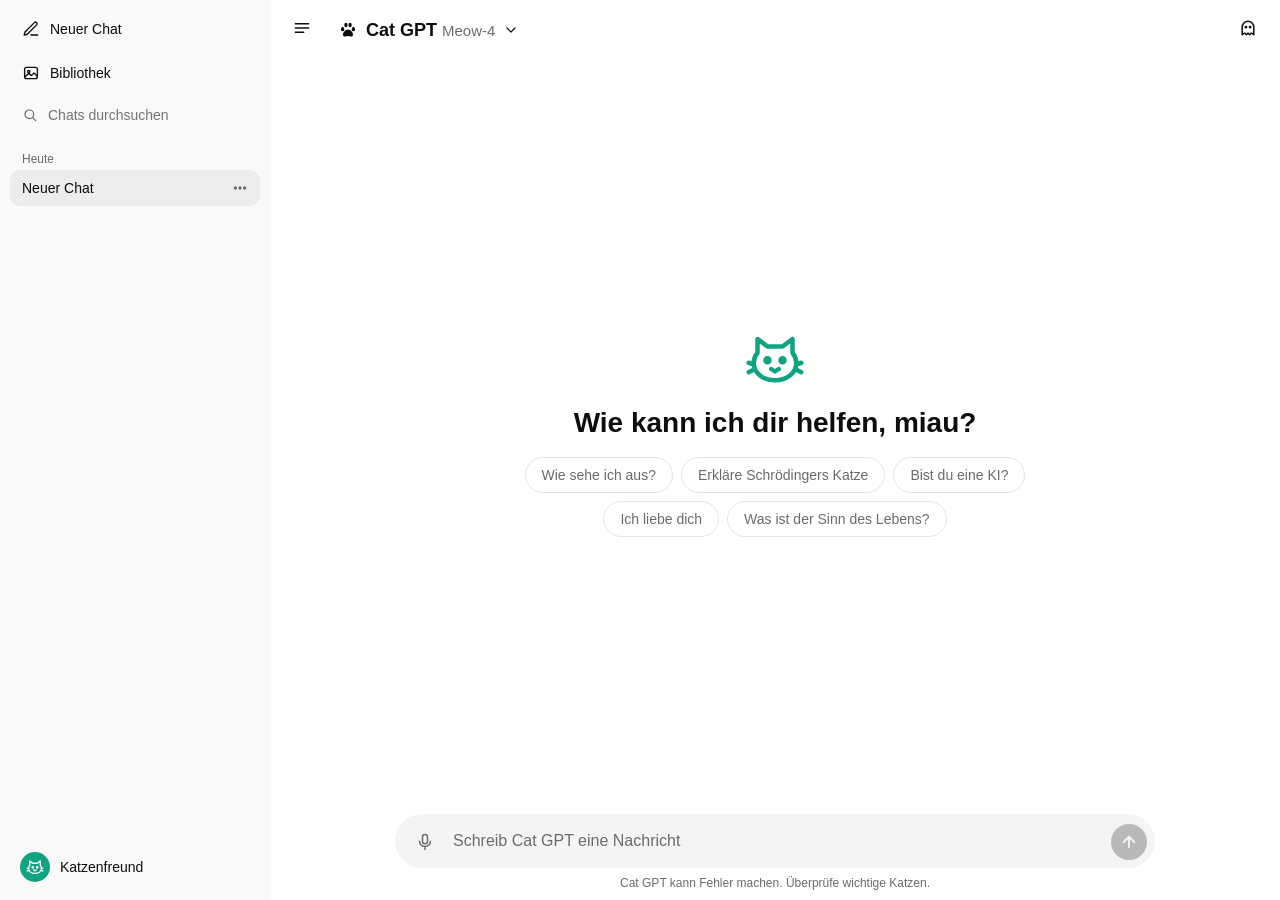
<file: htmls/CatGPT.html>
<!DOCTYPE html>
<html lang="de">
<head>
<meta charset="UTF-8">
<meta name="viewport" content="width=device-width, initial-scale=1, viewport-fit=cover">
<title>Cat GPT</title>
<style>

:root{--bg:#212121;--side:#171717;--panel:#2f2f2f;--hover:#2a2a2a;--text:#ececec;--mute:#9b9b9b;--line:#3a3a3a;--acc:#10a37f}
:root.light{--bg:#fff;--side:#f9f9f9;--panel:#f4f4f4;--hover:#ececec;--text:#0d0d0d;--mute:#6b6b6b;--line:#e5e5e5}
*{box-sizing:border-box;-webkit-tap-highlight-color:transparent}
html,body{height:100%;margin:0}
body{background:var(--bg);color:var(--text);font-family:-apple-system,"Segoe UI",Roboto,Helvetica,Arial,sans-serif;display:flex;overflow:hidden}
button{font:inherit;color:inherit;background:none;border:0;cursor:pointer}
svg{display:block}i[data-i]{display:inline-flex;flex-shrink:0}
#side{width:270px;background:var(--side);display:flex;flex-direction:column;padding:10px;gap:6px;flex-shrink:0;transition:margin .25s;padding-top:max(10px,env(safe-area-inset-top));z-index:6}
#side.hide{margin-left:-270px}
.nb{display:flex;align-items:center;gap:10px;padding:10px 12px;border-radius:10px;font-size:14px;width:100%;text-align:left}
.nb:hover,.ci:hover,.ci.on{background:var(--hover)}
.srch{display:flex;align-items:center;gap:8px;padding:8px 12px;border-radius:10px;color:var(--mute)}
.srch:focus-within{background:var(--hover)}
.srch input{flex:1;min-width:0;background:none;border:0;outline:0;color:var(--text);font:inherit;font-size:14px}
.lbl{font-size:12px;color:var(--mute);padding:14px 12px 4px}
#list{flex:1;overflow-y:auto}
.ci{display:flex;align-items:center;border-radius:10px;padding:0 4px 0 12px;font-size:14px;cursor:pointer}
.ci span{flex:1;padding:10px 0;white-space:nowrap;overflow:hidden;text-overflow:ellipsis}
.ci .x{opacity:0;padding:8px;color:var(--mute);border-radius:8px}
.ci .x:hover{color:var(--text)}
.ci:hover .x,.ci.on .x{opacity:1}
@media(hover:none){.ci .x{opacity:1}}
.ri{flex:1;min-width:0;margin:4px 0;background:var(--panel);border:1px solid var(--acc);border-radius:8px;color:var(--text);font:inherit;font-size:14px;padding:6px 8px;outline:0}
.usr{display:flex;align-items:center;gap:10px;padding:10px 6px 4px 12px;font-size:14px;border-top:1px solid var(--line)}
.usr span{flex:1}
.ib{padding:8px;border-radius:10px;color:var(--mute);display:grid;place-items:center}
.ib:hover{background:var(--hover);color:var(--text)}
.av{width:30px;height:30px;border-radius:50%;background:var(--acc);display:grid;place-items:center;flex-shrink:0;color:#fff}
#main{flex:1;display:flex;flex-direction:column;min-width:0;height:100%;position:relative}
#top{display:flex;align-items:center;gap:6px;padding:10px 12px;padding-top:max(10px,env(safe-area-inset-top));position:relative}
#top button.tg{padding:8px 10px;border-radius:10px}
#top button.tg:hover{background:var(--hover)}
#mbtn{display:flex;align-items:center;gap:8px;font-size:18px;font-weight:600;padding:8px 12px;border-radius:10px}
#mbtn small{color:var(--mute);font-weight:400;font-size:15px}
#mmenu{position:absolute;top:56px;left:50px;background:var(--panel);border:1px solid var(--line);border-radius:16px;padding:6px;width:290px;display:none;z-index:7;box-shadow:0 8px 30px rgba(0,0,0,.35)}
#mmenu.on{display:block}
.mi{display:flex;align-items:center;gap:10px;width:100%;text-align:left;padding:10px 12px;border-radius:10px}
.mi:hover{background:var(--hover)}
.mi div{flex:1}.mi b{display:block;font-size:15px;font-weight:500}.mi small{color:var(--mute);font-size:13px}
.mi .ck{width:20px;color:var(--text)}
#chat{flex:1;overflow-y:auto}
.col{max-width:760px;margin:0 auto;padding:0 18px}
.msg>.col{width:100%;flex:1;min-width:0}
#hero{height:100%;display:flex;flex-direction:column;align-items:center;justify-content:center;gap:18px;text-align:center;padding:20px}
#hero .logo{color:var(--acc);display:flex}
#hero h1{font-size:28px;font-weight:600;margin:0}
.chips{display:flex;flex-wrap:wrap;gap:8px;justify-content:center;max-width:560px}
.chip{border:1px solid var(--line);border-radius:999px;padding:9px 16px;font-size:14px;color:var(--mute)}
.chip:hover{background:var(--hover);color:var(--text)}
.msg{display:flex;padding:14px 0;animation:in .3s ease}
@keyframes in{from{opacity:0;transform:translateY(8px)}}
.msg.u .col{display:flex;justify-content:flex-end}
.ub{display:flex;flex-direction:column;align-items:flex-end;max-width:82%;gap:4px}
.bub{background:var(--panel);border-radius:20px;padding:10px 18px;white-space:pre-wrap;word-break:break-word;line-height:1.5}
.uact{display:flex;gap:2px;opacity:0;transition:opacity .15s;color:var(--mute)}
.msg:hover .uact,.msg:hover .act{opacity:1}
@media(hover:none){.uact,.act{opacity:1!important}}
.edit{width:min(560px,86vw);background:var(--panel);border-radius:20px;padding:12px}
.edit textarea{width:100%;background:none;border:0;outline:0;color:var(--text);font:inherit;font-size:16px;resize:none;line-height:1.5}
.er{display:flex;justify-content:flex-end;gap:8px;margin-top:6px}
.btn{padding:8px 16px;border-radius:999px;font-size:14px;border:1px solid var(--line)}
.btn.pri{background:var(--text);color:var(--bg);border-color:var(--text)}
.arow{display:flex;gap:14px}
.bot{width:30px;height:30px;border-radius:50%;border:1px solid var(--line);display:grid;place-items:center;flex-shrink:0;margin-top:2px}
.body{flex:1;min-width:0}
.pic{display:block;max-width:100%;max-height:420px;border-radius:16px;cursor:zoom-in;background:var(--panel);min-height:120px;min-width:160px;opacity:0;transition:opacity .4s}
.pic.l{opacity:1}
.cap{color:var(--mute);font-size:13px;margin-top:8px}
.fx{position:fixed;inset:0;pointer-events:none;overflow:hidden;z-index:8}
.fx i{position:absolute;top:-30px;animation:fall linear forwards}
@keyframes fall{to{transform:translateY(112vh) rotate(var(--r,0deg))}}
@keyframes rise{to{transform:translateY(-112vh) rotate(var(--r,0deg))}}
.cf{border-radius:2px}.sn{border-radius:50%;background:#fff;opacity:.9}
.rn{width:2px;height:18px;background:linear-gradient(transparent,#7aa7ff)}
.cn{width:14px;height:14px;border-radius:50%;background:#f5c542;border:2px solid #d79b00}
.ht{top:auto!important;bottom:-30px;animation-name:rise!important}
#main.shk{animation:shk .6s}@keyframes shk{10%,50%,90%{transform:translateX(-8px)}30%,70%{transform:translateX(8px)}}
.flo{position:fixed;inset:0;pointer-events:none;z-index:8;animation:flo .5s steps(1) 4}@keyframes flo{0%{background:rgba(255,0,120,.18)}25%{background:rgba(0,200,255,.18)}50%{background:rgba(120,255,0,.18)}75%{background:rgba(255,200,0,.18)}}
.stopped{color:var(--mute);padding:6px 0}
.act{display:flex;gap:2px;margin-top:8px;color:var(--mute);opacity:.0;transition:opacity .15s}
.msg:last-child .act{opacity:1}
.act button{padding:7px 8px;border-radius:8px}
.act button:hover{background:var(--hover);color:var(--text)}
.act button.on{color:var(--text)}.act button.on svg{fill:currentColor}
.dn svg{transform:rotate(180deg)}
.dots{display:flex;gap:5px;padding:12px 0}
.dots i{width:8px;height:8px;border-radius:50%;background:var(--mute);animation:b 1.2s infinite}
.dots i:nth-child(2){animation-delay:.15s}.dots i:nth-child(3){animation-delay:.3s}
@keyframes b{0%,60%,100%{opacity:.3;transform:none}30%{opacity:1;transform:translateY(-4px)}}
#fab{position:absolute;left:50%;bottom:112px;transform:translateX(-50%);width:36px;height:36px;border-radius:50%;background:var(--bg);border:1px solid var(--line);display:none;place-items:center;box-shadow:0 2px 10px rgba(0,0,0,.3);z-index:3}
#fab.on{display:grid}
#bar{padding:8px 14px 10px;padding-bottom:max(10px,env(safe-area-inset-bottom))}
#box{max-width:760px;margin:0 auto;background:var(--panel);border-radius:28px;display:flex;align-items:flex-end;padding:8px 8px 8px 12px;gap:4px}
#in{flex:1;background:none;border:0;outline:0;color:var(--text);font:inherit;font-size:16px;resize:none;max-height:180px;padding:8px 6px;line-height:1.4}
#in::placeholder{color:var(--mute)}
#mic{width:36px;height:36px;border-radius:50%;display:grid;place-items:center;color:var(--mute);flex-shrink:0}
#mic:hover{color:var(--text)}#mic.rec{color:#fff;background:#e5484d;animation:pl 1.2s infinite}
@keyframes pl{50%{opacity:.6}}
#send{width:36px;height:36px;border-radius:50%;background:var(--text);color:var(--bg);display:grid;place-items:center;flex-shrink:0;transition:opacity .2s}
#send:disabled{opacity:.25;cursor:default}
.fine{text-align:center;font-size:12px;color:var(--mute);padding-top:8px}
#lb{position:fixed;inset:0;background:rgba(0,0,0,.9);display:none;place-items:center;z-index:9;cursor:zoom-out}
#lb.on{display:grid}#lb img{max-width:94vw;max-height:88vh;border-radius:12px}
.lbb{position:absolute;top:max(14px,env(safe-area-inset-top));right:14px;display:flex;gap:8px}
.lbb button{width:40px;height:40px;border-radius:50%;background:rgba(255,255,255,.14);color:#fff;display:grid;place-items:center}
#toast{position:fixed;left:50%;bottom:110px;transform:translate(-50%,20px);background:var(--text);color:var(--bg);padding:10px 18px;border-radius:999px;font-size:14px;opacity:0;pointer-events:none;transition:.25s;z-index:10;max-width:90vw;text-align:center}
#toast.on{opacity:1;transform:translate(-50%,0)}
#shade{position:fixed;inset:0;background:rgba(0,0,0,.45);z-index:5;display:none}
@media(max-width:760px){#side{position:fixed;height:100%;box-shadow:4px 0 24px rgba(0,0,0,.4)}#side.hide{margin-left:-290px;box-shadow:none}#side:not(.hide)~#shade{display:block}.ub{max-width:92%}#mmenu{left:12px;width:calc(100vw - 24px)}}

/* ---- Erweiterungen ---- */
#bar{position:relative}
#top{gap:4px}#top .sp{flex:1}
.tg.on{background:var(--hover);color:var(--acc)}
#main.tmp{background:var(--side)}
.sub{color:var(--mute);margin:0;max-width:380px}
.usr{width:100%;text-align:left;border:0;border-radius:10px;padding:8px 10px;background:none}
.usr:hover{background:var(--hover)}
.usr span{flex:1}
.hint{color:var(--mute);font-size:13px}
.pop{position:fixed;background:var(--panel);border:1px solid var(--line);border-radius:14px;padding:6px;display:none;z-index:8;box-shadow:0 8px 30px rgba(0,0,0,.35);min-width:210px}
.pop.on{display:block}
.pi{display:flex;align-items:center;gap:10px;width:100%;text-align:left;padding:10px 12px;border-radius:8px;font-size:14px}
.pi:hover{background:var(--hover)}.pi.red{color:#ff6b6b}
.pph{padding:8px 12px 10px;border-bottom:1px solid var(--line);margin-bottom:4px;font-size:14px}.pph small{display:block;color:var(--mute);margin-top:2px}
#pm{left:10px;bottom:62px;width:250px}
.ov{position:fixed;inset:0;background:rgba(0,0,0,.55);display:none;place-items:center;z-index:9}
.ov.on{display:grid}
.dlg{background:var(--bg);border:1px solid var(--line);border-radius:20px;width:min(780px,94vw);height:min(600px,88vh);display:flex;flex-direction:column;overflow:hidden}
.dh{display:flex;align-items:center;justify-content:space-between;padding:12px 14px 12px 20px;border-bottom:1px solid var(--line);font-size:17px;font-weight:600}
.dbody{flex:1;display:flex;min-height:0}
#dnav{width:210px;padding:10px;border-right:1px solid var(--line);display:flex;flex-direction:column;gap:2px;overflow:auto;flex-shrink:0}
.tab{display:flex;align-items:center;gap:10px;padding:10px 12px;border-radius:10px;font-size:14px;text-align:left}
.tab.on,.tab:hover{background:var(--hover)}
#dc{flex:1;overflow:auto;padding:4px 22px 22px;min-width:0}
@media(max-width:760px){.dbody{flex-direction:column}#dnav{width:auto;flex-direction:row;border-right:0;border-bottom:1px solid var(--line)}.tab{white-space:nowrap}.dlg{height:92vh}}
.row{display:flex;align-items:center;justify-content:space-between;gap:16px;padding:14px 0;border-bottom:1px solid var(--line);font-size:14px}
.row small{display:block;color:var(--mute);margin-top:3px;font-size:13px;line-height:1.4}
.row.c2{flex-direction:column;align-items:stretch;gap:8px}
.sel,.inp,.ta{background:var(--panel);border:1px solid var(--line);border-radius:10px;color:var(--text);font:inherit;font-size:14px;padding:9px 11px;outline:0}
.inp,.ta{width:100%}.ta{min-height:90px;resize:vertical}
.sel:focus,.inp:focus,.ta:focus{border-color:var(--acc)}
.kin{display:flex;gap:6px;align-items:center}
.sw{width:44px;height:26px;border-radius:999px;background:var(--line);position:relative;flex-shrink:0;transition:.2s}
.sw::after{content:"";position:absolute;top:3px;left:3px;width:20px;height:20px;border-radius:50%;background:#fff;transition:.2s}
.sw.on{background:var(--acc)}.sw.on::after{left:21px}
.sws{display:flex;gap:8px}.swc{width:26px;height:26px;border-radius:50%;border:2px solid transparent;outline:2px solid transparent;outline-offset:2px}
.swc.on{outline-color:var(--text)}
.btn.danger{color:#ff6b6b;border-color:rgba(255,107,107,.4)}
.mem{display:flex;align-items:center;gap:10px;padding:12px 0;border-bottom:1px solid var(--line);font-size:14px}.mem span{flex:1}
.gal{display:grid;grid-template-columns:repeat(auto-fill,minmax(130px,1fr));gap:8px;padding-top:12px}
.gal img{width:100%;aspect-ratio:1;object-fit:cover;border-radius:12px;cursor:zoom-in;background:var(--panel)}
.chs{display:flex;gap:8px;padding-top:14px}.chs .chip.on{background:var(--hover);color:var(--text)}
.kb{display:flex;justify-content:space-between;gap:10px;padding:9px 0;border-bottom:1px solid var(--line);font-size:14px}
.kb kbd{background:var(--panel);border:1px solid var(--line);border-radius:6px;padding:2px 8px;font:inherit;font-size:13px;white-space:nowrap}
.h3{font-size:13px;color:var(--mute);padding:18px 0 4px}
#slash{display:none;position:absolute;bottom:100%;left:14px;right:14px;max-width:732px;margin:0 auto 6px;background:var(--panel);border:1px solid var(--line);border-radius:16px;padding:6px;max-height:250px;overflow:auto;z-index:4}
#slash.on{display:block}
.si{display:flex;gap:12px;width:100%;text-align:left;padding:9px 12px;border-radius:10px;font-size:14px}
.si b{min-width:92px;font-weight:500}.si span{color:var(--mute)}.si.on,.si:hover{background:var(--hover)}
.memchip{display:inline-flex;align-items:center;gap:6px;color:var(--mute);font-size:13px;margin-bottom:8px;border:1px solid var(--line);border-radius:999px;padding:4px 11px}
.vn{font-size:13px;color:var(--mute);padding:0 2px;align-self:center}
.errt{padding:6px 0 4px}
.ci .x{opacity:0}.ci:hover .x,.ci.on .x{opacity:1}
@media(hover:none){.ci .x{opacity:1}}
#cm{width:210px}
.rd{display:none}.msg:last-child .rd{display:inline-block}
.phold{display:flex;align-items:center;justify-content:center;gap:10px;width:min(320px,100%);height:150px;border-radius:16px;background:var(--panel);color:var(--mute);font-size:14px}
.phold:hover{color:var(--text)}
</style>
</head>
<body>
<aside id="side">
  <button class="nb" id="new"><i data-i="edit"></i>Neuer Chat</button>
  <button class="nb" id="libb"><i data-i="image"></i>Bibliothek</button>
  <label class="srch"><i data-i="search" data-s="16"></i><input id="q" placeholder="Chats durchsuchen" autocomplete="off"></label>
  <div id="list"></div>
  <button class="usr" id="usr"><div class="av" id="uav"></div><span id="uname">Katzenfreund</span></button>
</aside>
<div id="shade"></div>
<div id="main">
  <div id="top">
    <button class="tg" id="tog" aria-label="Seitenleiste"><i data-i="menu" data-s="20"></i></button>
    <button id="mbtn"><i data-i="paw" data-s="20"></i><span id="mname">Cat GPT</span><i data-i="chev" data-s="16"></i></button>
    <div id="mmenu"></div>
    <div class="sp"></div>
    <button class="tg" id="tmp" aria-label="Temporärer Chat" title="Temporärer Chat"><i data-i="ghost" data-s="20"></i></button>
  </div>
  <div id="chat"></div>
  <button id="fab" aria-label="Nach unten"><i data-i="down" data-s="18"></i></button>
  <div id="bar">
    <div id="slash"></div>
    <div id="box">
      <button id="mic" aria-label="Diktieren"><i data-i="mic" data-s="20"></i></button>
      <textarea id="in" rows="1" placeholder="Schreib Cat GPT eine Nachricht"></textarea>
      <button id="send" disabled aria-label="Senden"></button>
    </div>
    <div class="fine">Cat GPT kann Fehler machen. Überprüfe wichtige Katzen.</div>
  </div>
</div>
<div class="pop" id="pm"></div>
<div class="pop" id="cm"></div>
<div class="ov" id="modal"><div class="dlg"><div class="dh"><span id="dt"></span><button class="ib" id="dx" aria-label="Schließen"><i data-i="x" data-s="20"></i></button></div><div class="dbody"><nav id="dnav"></nav><div id="dc"></div></div></div></div>
<div id="lb"><img alt=""><div class="lbb"><button id="lbd" aria-label="Speichern"><i data-i="dl" data-s="20"></i></button><button id="lbx" aria-label="Schließen"><i data-i="x" data-s="20"></i></button></div></div>
<div id="toast"></div>
<script>
const $=s=>document.querySelector(s);
const ls=(k,v)=>{try{if(v===undefined)return localStorage.getItem(k);localStorage.setItem(k,v)}catch(e){}};
const P={
edit:'<path d="M12 20h9"/><path d="M16.5 3.5a2.1 2.1 0 0 1 3 3L7 19l-4 1 1-4Z"/>',
pen:'<path d="M4 20h4L19 9l-4-4L4 16Z"/><path d="M13.5 6.5l4 4"/>',
menu:'<path d="M4 7h16M4 12h16M4 17h10"/>',
more:'<circle cx="5" cy="12" r="1.6" fill="currentColor"/><circle cx="12" cy="12" r="1.6" fill="currentColor"/><circle cx="19" cy="12" r="1.6" fill="currentColor"/>',
trash:'<path d="M3 6h18M8 6V4h8v2M6 6l1 14h10l1-14M10 11v5M14 11v5"/>',
pin:'<path d="M9 4h6l-1 6 3 3H7l3-3Z"/><path d="M12 13v7"/>',
cat:'<path d="M5 9.5V4l4 3h6l4-3v5.5c.8 1 1.5 2.3 1.5 4 0 4-3.5 7-8.5 7s-8.5-3-8.5-7c0-1.7.7-3 1.5-4Z"/><circle cx="9" cy="12.5" r=".8" fill="currentColor"/><circle cx="15" cy="12.5" r=".8" fill="currentColor"/><path d="M10.5 16l1.5 1 1.5-1M3 14l-1.5-.5M3 16.5l-1.5.8M21 14l1.5-.5M21 16.5l1.5.8"/>',
paw:'<g fill="currentColor" stroke="none"><ellipse cx="5.5" cy="11" rx="2" ry="2.6"/><ellipse cx="9.5" cy="6" rx="2" ry="2.7"/><ellipse cx="14.5" cy="6" rx="2" ry="2.7"/><ellipse cx="18.5" cy="11" rx="2" ry="2.6"/><path d="M12 11.5c-3.2 0-6 3.6-6 6.1 0 2 1.8 2.6 3 2.2 1-.3 2-.7 3-.7s2 .4 3 .7c1.2.4 3-.2 3-2.2 0-2.5-2.8-6.1-6-6.1Z"/></g>',
ghost:'<path d="M5 20V11a7 7 0 0 1 14 0v9l-3-2-2 2-2-2-2 2-2-2Z"/><circle cx="9.5" cy="11" r=".8" fill="currentColor"/><circle cx="14.5" cy="11" r=".8" fill="currentColor"/>',
image:'<rect x="3.5" y="4.5" width="17" height="15" rx="2.5"/><circle cx="9" cy="10" r="1.5"/><path d="M4 17l5-4.5 3.5 3L16 12l4 4"/>',
gear:'<circle cx="12" cy="12" r="3"/><path d="M12 3v2.5M12 18.5V21M3 12h2.5M18.5 12H21M5.6 5.6l1.8 1.8M16.6 16.6l1.8 1.8M5.6 18.4l1.8-1.8M16.6 7.4l1.8-1.8"/>',
sliders:'<path d="M4 7h9M17 7h3M4 17h3M11 17h9"/><circle cx="15" cy="7" r="2"/><circle cx="9" cy="17" r="2"/>',
brain:'<path d="M9 4a3 3 0 0 0-3 3 3 3 0 0 0-2 4.5A3.5 3.5 0 0 0 7 17a3 3 0 0 0 5 1V6a2.5 2.5 0 0 0-3-2Z"/><path d="M15 4a3 3 0 0 1 3 3 3 3 0 0 1 2 4.5A3.5 3.5 0 0 1 17 17a3 3 0 0 1-5 1"/>',
key:'<circle cx="8" cy="15" r="4"/><path d="M11 12l9-9M16 7l3 3M14 9l2 2"/>',
help:'<circle cx="12" cy="12" r="9"/><path d="M9.5 9.5a2.6 2.6 0 1 1 3.6 2.4c-.7.4-1.1 1-1.1 1.8M12 17v.1"/>',
db:'<ellipse cx="12" cy="6" rx="7" ry="3"/><path d="M5 6v12c0 1.7 3.1 3 7 3s7-1.3 7-3V6M5 12c0 1.7 3.1 3 7 3s7-1.3 7-3"/>',
eye:'<path d="M2 12s3.5-7 10-7 10 7 10 7-3.5 7-10 7S2 12 2 12Z"/><circle cx="12" cy="12" r="3"/>',
left:'<path d="M15 6l-6 6 6 6"/>',right:'<path d="M9 6l6 6-6 6"/>',
copy:'<rect x="9" y="9" width="11" height="11" rx="2.5"/><path d="M5 15V6.5A2.5 2.5 0 0 1 7.5 4H15"/>',
thumb:'<path d="M7 11v9H4v-9ZM7 11l4-8c1.5 0 2.5 1 2.5 2.5V9h5a2 2 0 0 1 2 2.3l-1.2 7a2 2 0 0 1-2 1.7H7"/>',
dl:'<path d="M12 4v11M7 11l5 5 5-5M5 20h14"/>',
check:'<path d="M5 12.5l4.5 4.5L19 7"/>',
search:'<circle cx="11" cy="11" r="6.5"/><path d="M16 16l4.5 4.5"/>',
stop:'<rect x="6" y="6" width="12" height="12" rx="2.5" fill="currentColor"/>',
send:'<path d="M12 19V5M5 12l7-7 7 7" stroke-width="2.4"/>',
redo:'<path d="M20 11a8 8 0 0 0-14.5-4M4 4v3.5h3.5M4 13a8 8 0 0 0 14.5 4M20 20v-3.5h-3.5"/>',
mic:'<rect x="9" y="3" width="6" height="11" rx="3"/><path d="M5.5 11a6.5 6.5 0 0 0 13 0M12 17.5V21"/>',
chev:'<path d="M6 9l6 6 6-6"/>',
down:'<path d="M12 5v14M5 12l7 7 7-7"/>',
x:'<path d="M6 6l12 12M18 6L6 18"/>'};
const ic=(n,s=18)=>`<svg width="${s}" height="${s}" viewBox="0 0 24 24" fill="none" stroke="currentColor" stroke-width="1.8" stroke-linecap="round" stroke-linejoin="round">${P[n]}</svg>`;
document.querySelectorAll('[data-i]').forEach(e=>e.innerHTML=ic(e.dataset.i,+e.dataset.s||18));
const esc=s=>String(s).replace(/[&<>"]/g,c=>({'&':'&amp;','<':'&lt;','>':'&gt;','"':'&quot;'}[c]));
const wait=ms=>new Promise(r=>setTimeout(r,ms));
const uid=()=>Math.random().toString(36).slice(2,9);
const mob=()=>innerWidth<=760;
let tt;function toast(t){const e=$('#toast');e.textContent=t;e.classList.add('on');clearTimeout(tt);tt=setTimeout(()=>e.classList.remove('on'),2600)}

const LB=(()=>{try{new RegExp('(?<!a)b');return '(?<![a-zäöüß])'}catch(e){return '(?:^|[^a-zäöüß])'}})();
const W=w=>new RegExp(LB+'(?:'+w+')','i');
const BREEDS=[
 [W('siam'),'siamese','Siamkatze'],[W('maine ?coon'),'maine','Maine Coon'],[W('persian|perser'),'persian','Perserkatze'],
 [W('bengal'),'bengal','Bengalkatze'],[W('sphynx|sphinx|nacktkatze'),'sphynx','Sphynx'],[W('ragdoll'),'ragdoll','Ragdoll'],
 [W('britisch|british'),'british','Britisch Kurzhaar'],[W('birma|birman'),'birman','Heilige Birma'],
 [W('abessinier|abyssinian'),'abyssinian','Abessinier'],[W('russisch.?blau|russian'),'russian','Russisch Blau'],
 [W('norweg|waldkatze'),'norwegian','Norwegische Waldkatze'],[W('savannah'),'savannah','Savannah'],
 [W('schottisch|scottish|faltohr'),'scottish','Scottish Fold'],[W('sibirisch|siberian'),'siberian','Sibirische Katze'],
 [W('angora'),'angora','Angora'],[W('manx'),'manx','Manx'],[W('burma|burmese'),'burmese','Burma']];
const CATS=[
 ['hats',W('hut|hüte|mütze|kappe|cowboy|zylinder'),'Mit Hut'],
 ['sunglasses',W('sonnenbrille|sunglasses|brille|cool|lässig|swag'),'Mit Sonnenbrille'],
 ['boxes',W('karton|kiste|box|schachtel|paket|verpack'),'Im Karton'],
 ['space',W('weltraum|space|astronaut|rakete|raumschiff|galaxie|mond|planet|stern'),'Im Weltraum'],
 ['ties',W('krawatte|anzug|schlips|business|büro|chef|meeting|arbeit|job|fliege|elegant'),'Mit Krawatte'],
 ['clothes',W('kleid|pulli|pullover|kostüm|jacke|mantel|kleidung|verkleid|halloween|weihnacht'),'Verkleidet'],
 ['sinks',W('waschbecken|spüle|sink|bad|dusche|wasser|wasch'),'Im Waschbecken']];
const TAGS=[
 ['sleeping',W('schlaf|müde|nacht|bett|träum|sleep|nap|gähn|erschöpf'),'Schlafend'],
 ['cute',W('süß|niedlich|knuffig|lieb|herz|kuschel|cute|aww|hübsch|schön|danke'),'Süß'],
 ['angry',W('wütend|sauer|böse|angry|grumpy|ärger|nerv|hass'),'Wütend'],
 ['funny',W('lustig|witz|haha|lol|funny|spaß|komisch|lach'),'Lustig'],
 ['kitten',W('kitten|kätzchen|baby|jung|klein'),'Kätzchen'],
 ['fat',W('dick|fett|schwer|rund|fat|chonk|pummel|essen|hunger|futter'),'Pummelig'],
 ['fluffy',W('flauschig|fluffig|weich|fell|fluff'),'Flauschig'],
 ['black',W('schwarz|black'),'Schwarz'],['white',W('weiß|weiss|white|schnee'),'Weiß'],
 ['orange',W('orange|rot|ingwer|garfield'),'Orange'],['grey',W('grau|grey|gray|silber'),'Grau'],
 ['tabby',W('getigert|tabby|streifen|gestreift'),'Getigert'],
 ['sad',W('traurig|weinen|sad|trauer|einsam|depri'),'Traurig']];

const jget=async u=>{const r=await fetch(u);if(!r.ok)throw 0;return r.json()};
let tagList=null,catList=null;
const getTags=()=>tagList||(tagList=jget('https://cataas.com/api/tags').catch(()=>[]));
const getCats=()=>catList||(catList=jget('https://api.thecatapi.com/v1/categories').catch(()=>[]));
const preload=u=>new Promise((ok,no)=>{const i=new Image();i.onload=()=>ok(u);i.onerror=no;i.src=u});

/* Assoziationen: Stichwort -> passendes (lustiges) Bild, Spruch und Effekt */
const NB='(?![a-zäöüß])';
const RULES=[
 [/^[\s.…]{2,}$/,{says:'...'},'Ich auch.'],
 [/^[\s?!]+$/,{says:'Was?'},'Das habe ich mich auch gefragt.'],
 [/wie seh(?:e|en) ich\b.{0,20}\baus|bin ich (?:schön|hübsch|gutaussehend|attraktiv|süß)|spieglein|mein aussehen/i,{breed:'sphynx',tags:['derp','funny']},['Du siehst aus wie diese Katze. Im besten Sinne.','Atemberaubend. Wie ein Sphynx im Wind.','Wunderschön. Und zwar genau so.']],
 [/aussehen|ausseh|sie(?:ht|hst)\b.{0,30}\baus\b|seh(?:e|en)\b.{0,30}\baus\b|hässlich|häßlich|unschön|verbeult/i,{breed:'sphynx',tags:['derp','ugly','weird','funny']},['So sieht das aus.','Sieht aus wie ein Montag.','Das Gesicht, wenn der Napf leer ist.']],
 [new RegExp('bist du (?:eine? )?(?:ki|ai|roboter|bot|echt|mensch|chatgpt)|chatgpt|openai|'+LB+'gpt(?![a-zäöüß])|künstliche intelligenz|'+LB+'ki(?![a-zäöüß])','i'),{says:'Nein. Nur Katze.'},['Kein Training. Nur Schnurren.','Ich laufe mit 100 Prozent Katze.']],
 [/schr(?:ö|oe|o)dinger|quanten|superposition|physik/i,{cat:'boxes'},['Schrödingers Katze: im Karton, und gleichzeitig nicht.','Solange du nicht hinschaust, bin ich beides.']],
 [/sinn des lebens|lebenssinn|antwort auf alles|universum/i,{says:'42'},'Die Antwort ist 42.'],
 [/wer bist du|wie hei(?:ß|ss)t du|stell dich vor/i,{says:'Ich bin Cat GPT'},'Freut mich.'],
 [/wie geht'?s|wie geht es|alles gut|wie läuft/i,{says:['Purrfekt!','Gut. Nach dem Fressen besser.']},'Mir geht es purrfekt.'],
 [/wie alt bist|dein alter|wie viele leben|neun leben|9 leben/i,{says:'9 Leben'},'Mit 9 Leben schwer zu sagen.'],
 [/was kannst du|was machst du|deine funktion|wofür bist du/i,{says:'Katzenbilder'},'Das ist mein ganzes Talent.'],
 [/ich (?:liebe|mag|vermisse) dich|ich hab dich lieb/i,{says:'Ich weiß.',fx:'hearts'},'Katzen sagen das nie zurück.'],
 [/ich hasse dich|du nervst/i,{tags:['angry','cute']},'Schnurrt trotzdem.'],
 [/(?:du bist|bist du).{0,15}(?:dumm|doof|blöd|schlecht|falsch)|schlechte antwort|quatsch|unsinn/i,{tags:['angry','grumpy']},'Beleidigt. Ignoriert dich jetzt.'],
 [/(?:du bist|bist du).{0,15}(?:toll|super|klasse|genial|gut|süß|cool)|gut gemacht|bravo|danke schön/i,{cat:'sunglasses'},'Ich weiß.'],
 [W('mitternacht|nachts|3 uhr|vollmond|nachtaktiv'),{says:'Zoomies!'},'Um 3 Uhr nachts durchs Haus rennen. Mein Programm.'],
 [new RegExp('wie ?viel uhr|wie spät|uhrzeit|'+LB+'uhr(?![a-zäöüß])','i'),{says:'Fütterungszeit'},'Es ist immer Fütterungszeit.'],
 [new RegExp('\\d+\\s*[+\\-*×x\\/:]\\s*\\d+|'+LB+'(?:plus|minus|geteilt|rechne|wurzel)','i'),{says:'Ich zähle nur Fische'},'Rechnen kann ich nicht. Fische zählen schon.'],
 [W('passwort|passwörter|login|anmelden|konto'),{says:'Passwort: Fisch123'},'Sicher ist sicher.'],
 [W('absturz|abgestürzt|update|neustart|lädt|ladebalken|langsam|hängt|freeze|fehler|error|exception'),{says:'Bitte warten'},'Schon mal aus- und wieder angeschaltet?'],
 [W('asdf|qwer|jklö|hjkl|yxcv'),{says:'jhgfdsa'},'Eine Katze ist über deine Tastatur gelaufen.'],
 [W('programmier|bug|hacker|computer|laptop|tastatur|software|internet|wlan|server|code|javascript|python|html'),{says:'Error 404: Miau'},'Syntax Error: zu viel Katze.'],
 [W('homeoffice|home office|zoom|videocall|videokonferenz|teams|webcam'),{says:'Du bist stumm geschaltet'},'Kamera aus. Katze an.'],
 [W('hund(?:e|en|es)?'+NB+'|dog|wau|wuff|welpe'),{says:'Wuff?'},'Das ist kein Hund.'],
 [W('scheiß|scheiss|shit|fuck|verdammt|mist|kacke|arsch'),{says:'Ts ts ts'},'Sprache! Hier sind Kinder. Und Katzen.'],
 [W('hilfe|help|problem|notfall'),{says:'Ich bin nur eine Katze'},'Keine Panik.'],
 [W('dumm|doof|blöd|idiot|stupid|trottel|depp|hirn|gehirn'),{breed:'persian',tags:['derp','funny']},'Eine Gehirnzelle. Sie ist im Urlaub.'],
 [W('tierarzt|zahnarzt|arzt|spritze|impf|krankenhaus'),{tags:['scared','angry']},'Ich hab Tierarzt gehört. Ich bin nicht hier.'],
 [W('krank|erkältung|grippe|fieber|husten|schnupfen|corona'),{tags:['sleeping','cute']},'Gute Besserung. Ich schnurr dich gesund.'],
 [W('staubsauger|putzen|aufräumen|abwasch|haushalt|wäsche|saugen'),{tags:['scared']},'Der Staubsauger. Er kommt.'],
 [W('paket|amazon|bestellung|lieferung|versand|umzug|karton'),{cat:'boxes'},'Das Paket ist für mich. Der Karton auch.'],
 [W('laser|taschenlampe|roter punkt'),{says:'WO IST DER PUNKT'},'Roter Punkt. Muss. Fangen.'],
 [W('wolle'+NB+'|knäuel|stricken|faden'),{tags:['playing','funny']},'Das Knäuel hat angefangen.'],
 [W('glas|tasse|runterwerfen|umgestoßen|kaputt|fallen|runter'),{says:'Ups',fx:'shake'},'Ich wollte nur testen, ob es runterfällt.'],
 [W('kratzen|sofa|vorhang|tapete|möbel'),{says:'War ich nicht'},'Der Vorhang hatte es verdient.'],
 [W('schnurr|streichel|kraul|kuschel'),{tags:['cute'],fx:'hearts'},'Brrrrr. Das heißt Ja.'],
 [W('bauch'),{says:'Das ist eine Falle'},'Der Bauch ist eine Falle. Immer.'],
 [W('maus|mäuse'),{says:'Wo?'},'Alarm! Wo?'],
 [W('vogel|vögel|möwe|taube'),{says:'Nur gucken'},'Ich guck nur. Ehrlich.'],
 [W('fliege|mücke|insekt|spinne|wespe|biene'),{tags:['playing','funny']},'Jagdmodus aktiviert.'],
 [W('löwe|tiger|panther|leopard|gepard|jaguar|puma'),{breed:'bengal'},'Entfernte Verwandtschaft. Ich bin die kleine Version.'],
 [W('gott|götter|ägypten|pharao|pyramide|mumie'),{breed:'mau'},'Im alten Ägypten wurden wir angebetet. Das hat sich nie geändert.'],
 [W('milch|sahne|joghurt'),{says:'Milch!'},'Das magische Wort.'],
 [W('katerstimmung|katerfrühstück|hangover|besoffen|betrunken|bier|rotwein|weißwein|prosecco|alkohol'),{says:'Hab nen Kater'},'Ein echter Kater. Aus Versehen.'],
 [W('catnip|katzenminze|420|kiffen'),{says:'Katzenminze'},'Ich nehme nur Katzenminze. Legal.'],
 [W('schwarze katze|freitag.{0,3}13|aberglaube|pech|unglück'),{tags:['black']},'Pech? Ich bin nur ein schwarzer Kater.'],
 [W('geburtstag|glückwunsch|gratul|party|feier|prost|sekt|silvester|neujahr'),{cat:'hats',fx:'confetti'},'Party-Katze mit Hut.'],
 [new RegExp(W('fußball|bundesliga|handball|elfmeter|abseits').source+'|'+LB+'tor'+NB,'i'),{says:'Toooor!',fx:'confetti'},'Abseits? Hat die Katze nicht verstanden.'],
 [W('glückskatze|lotto|jackpot|gewinn|lotterie|glück'+NB),{cat:'sunglasses',fx:'coins'},'Glückskatze. Winke-winke.'],
 [W('geld|reich|bank|bitcoin|krypto|aktie|kapital|millionär|gehalt|teuer'),{cat:'sunglasses',fx:'coins'},'Reich und flauschig.'],
 [W('businessplan|chef|boss|firma|karriere|bewerbung|meeting|präsentation|projekt'),{cat:'ties'},'Geschäftsführende Katze.'],
 [W('hausaufgabe|schule|lern|prüfung|klausur|uni|student|mathe|formel|erkläre|erklär'),{cat:'ties'},'Professor Miau erklärt es dir.'],
 [W('stress|überfordert|deadline|frist|burnout'),{says:'Ich schlaf 16 Stunden'},'Katzen-Stressmanagement.'],
 [W('prokrastin|aufschieben|aufgeschoben|irgendwann mal'),{tags:['sleeping']},'Morgen. Vielleicht. Vermutlich nicht.'],
 [W('traurig|einsam|weinen|schlecht drauf|trösten'),{tags:['sad','cute']},'Hier, ein Kuschelbild. Das wird wieder.'],
 [W('juhu|yay|glücklich|freude|freu mich|geil|krass|endlich'),{tags:['cute','funny'],fx:'confetti'},'Juhu!'],
 [W('wütend|genervt|nervt|ärger'),{tags:['angry']},'Atmen. Dann kratzen.'],
 [W('liebe'+NB+'|verliebt|valentin|herz(?!lich)|kuss|hochzeit|romant'),{tags:['cute','kitten'],fx:'hearts'},'Ganz viel Liebe.'],
 [W('weihnacht|nikolaus|santa|advent'),{cat:'clothes',fx:'snow'},'Fröhliche Weihnachten. Der Baum gehört mir.'],
 [W('ostern|halloween|kostüm|verkleid'),{cat:'clothes'},'Festlich verkleidet.'],
 [W('gruselig|geist|monster|vampir|horror|spuk'),{tags:['scared','black','angry']},'Ich hab das auch gehört.'],
 [W('freitag|wochenende|feierabend|samstag|sonntag'),{tags:['sleeping','funny']},'Wochenende heißt: gar nichts tun. Ich bin Profi.'],
 [W('montag|monday|wecker|aufstehen|kaffee|espresso'),{tags:['sleeping']},'Ich fühle diesen Montag.'],
 [W('gute nacht|schlaf gut|schlafen|bett|schlaf'),{tags:['sleeping']},'Gute Nacht. Schlaf wie eine Katze: 16 Stunden.'],
 [W('sport|fitness|training|gym(?!nas)|laufen|joggen|diät|abnehmen|zugenommen|speck|dick'),{tags:['fat']},['Training beginnt morgen. Ganz sicher.','Das ist kein Speck, das ist Winterfell.']],
 [W('hunger|essen|pizza|fisch|thunfisch|futter|kuchen|torte|keks|burger|nudel|snack|lecker|döner|pommes'),{tags:['fat','hungry']},['Mehr Futter. Jetzt.','Ich hab Hunger. Immer.']],
 [W('urlaub|strand|sommer|sonne|reise|ferien|meer|bali|hawaii'),{cat:'sunglasses'},'Urlaubsmodus aktiviert.'],
 [W('winter|schnee|kalt|frier|frost'),{tags:['white','fluffy'],fx:'snow'},'Dick eingepackt.'],
 [W('regen|nass|gewitter|sturm|wetter|dusche|schwimm|baden'),{cat:'sinks',fx:'rain'},'Nass. Sehr nass.'],
 [W('herbst|laub|kürbis'),{tags:['orange']},'Herbst. Laub. Zoomies.'],
 [W('frühling|blume|garten|pollen|allergie'),{says:'Hatschi!'},'Pollenzeit. Hatschi.'],
 [W('warm|heizung|decke|ofen|kamin'),{tags:['sleeping','fluffy']},'Warmen Platz gefunden. Bleibe für immer.'],
 [W('fenster|draußen|balkon'),{tags:['cute']},'Fernsehen für Katzen.'],
 [W('mond|rakete|alien|ufo|nasa|mars|astronaut'),{cat:'space'},'Houston, wir haben eine Katze.'],
 [W('könig|königin|prinzessin|ritter|thron|krone|kaiser'),{cat:'hats'},'Eure Katzigkeit.'],
 [W('pirat|ahoi|schatzkarte|kapitän'),{says:'Arrr'},'Kapitän Miau.'],
 [W('cowboy|western|sheriff'),{cat:'hats'},'Der Kater, der zu schnell zog.'],
 [W('ninja|samurai|karate|kung fu|kampf|boxen'),{says:'Hiyah!',tags:['angry']},'Ninja-Katze. Man sieht sie nicht kommen.'],
 [W('superheld|batman|superman|marvel'),{says:'Catman'},'Ich rette die Welt. Nach dem Mittagsschlaf.'],
 [W('star wars|jedi|yoda|darth'),{says:'Möge die Katze mit dir sein'},'Dies ist nicht die Katze, die du suchst.'],
 [W('harry potter|zauber|hexe|magie|magier|hogwarts'),{cat:'hats',tags:['black']},'Hexenkatze. Natürlich.'],
 [W('herr der ringe|gollum|mein schatz|hobbit'),{says:'Mein Schatz'},'Er will den Fisch zurück.'],
 [W('matrix|deja vu|déjà|simulation'),{says:'Glitch in der Matrix'},'Das ist schon wieder dieselbe Katze.'],
 [W('pokemon|pokémon|pikachu|mario|zelda'),{says:'Pikamiau'},'Fast wie ein Taschenmonster. Nur flauschiger.'],
 [W('creeper'),{says:'Ssssss'},'Ssss... Miau.'],
 [new RegExp('among us|verdächtig|impost[eo]r|'+LB+'sus(?![a-zäöüß])','i'),{says:'Sus'},'Die Katze ist verdächtig.'],
 [W('meme|doge|stonks'),{says:'Much wow. Very cat.'},'Such Katze.'],
 [W('weltherrschaft|übernehmen|weltuntergang|apokalypse|verschwör'),{says:'Phase 1: Süß sein'},'Läuft nach Plan. Phase 2: Fressen.'],
 [W('geheim|spion|agent|007'),{says:'Ich weiß alles'},'Ich sehe alles. Besonders nachts um 3.'],
 [W('politik|wahl|regierung|steuer|bundestag|bürgermeister|demokratie|kanzler'),{says:'Ich wähle Futter'},'Meine Partei: die Fressfraktion.'],
 [W('musik|singen|tanzen|lied|konzert|disco|rap'),{says:'Miau Miau Miau',fx:'flash'},'Kater-aoke!'],
 [W('gaming|zocken|spiel|konsole|playstation|fortnite|level|minecraft'),{says:'Noch eine Runde'},'Nur noch eine Runde.'],
 [W('handy|smartphone|instagram|tiktok|youtube|social media|selfie|follower|influencer'),{cat:'sunglasses'},'Die Katze hat 9 Millionen Follower.'],
 [W('netflix|film|kino|serie|popcorn'),{says:'Psst. Film läuft'},'Spoiler: Die Katze überlebt.'],
 [W('bahn|verspätung|stau'+NB+'|fahrplan'),{says:'Zug fällt aus'},'Wegen Katze auf den Gleisen.'],
 [W('mama|papa|mutter|vater|familie|eltern|geschwister|bruder|schwester'),{tags:['cute']},'Familie ist wichtig. Und der Napf.'],
 [W('klo|toilette|pipi|kacka|pups'),{says:'Bitte nicht gucken'},'Privatsphäre, bitte.'],
 [W('bitte|plz|please'),{tags:['cute']},'Das Zauberwort. Ich schnurre.'],
 [W('sorry|entschuldig|tut mir leid'),{says:'Schon vergeben'},'Du bist begnadigt.'],
 [W('verbot|verboten|nicht erlaubt|darfst nicht|nein|niemals|auf keinen fall'),{says:'Nö.'},'Katzen verstehen kein Nein.'],
 [W('weiß nicht|keine ahnung|vielleicht|hmm'),{says:'Keine Ahnung'},'Ich auch nicht. Aber ich bin flauschig.'],
 [W('tschüss|tschuess|bye|ciao|auf wiedersehen|bis bald'),{says:'Tschüss!'},'Bis bald, Mensch.'],
 [W('langweil|bored|nichts zu tun'),{says:'Spiel mit mir!'},'Dann spiel mit mir.'],
 [W('witz|joke|lustig|lach|haha|lol'),{says:'Ein Kater geht in eine Bar...'},'Den Rest kenne ich nicht.'],
 [W('dank|thx|thanks'),{tags:['cute']},'Gern geschehen. Streicheln reicht.'],
 [W('warum|wieso|weshalb|wozu'),{says:'Darum.'},'Weil Katzen das so wollen.'],
 [W('katze|miau|kater|kitty|mieze'),{tags:['cute']},'Hast du Katze gesagt?']
];
const pick=x=>Array.isArray(x)?x[Math.floor(Math.random()*x.length)]:x;
const ORAKEL=['Ja.','Nein.','Vielleicht.','Frag später nochmal.','Kommt drauf an.','Auf jeden Fall.','Eher nicht.','Miau.'];

/* Effekte */
function fx(n){
  if(!n)return;
  if(n=='shake'){const mn=document.getElementById('main');mn.classList.add('shk');setTimeout(()=>mn.classList.remove('shk'),700);return}
  if(n=='flash'){const o=document.createElement('div');o.className='flo';document.body.appendChild(o);setTimeout(()=>o.remove(),2100);return}
  const box=document.createElement('div');box.className='fx';
  const heart='<svg viewBox="0 0 24 24" width="24" height="24" fill="currentColor"><path d="M12 21s-8-5.200-8-11a4.500 4.500 0 0 1 8-2.800A4.500 4.500 0 0 1 20 10c0 5.800-8 11-8 11Z"/></svg>';
  const cls={confetti:'cf',snow:'sn',rain:'rn',coins:'cn',hearts:'ht'}[n];
  for(let i=0;i<(n=='rain'?60:36);i++){
    const e=document.createElement('i');e.className=cls;
    e.style.left=Math.random()*100+'%';e.style.animationDuration=(n=='rain'?.7+Math.random()*.5:2+Math.random()*2.5)+'s';e.style.animationDelay=Math.random()*1.2+'s';
    e.style.setProperty('--r',(Math.random()*720-360)+'deg');
    if(n=='confetti'){e.style.background='hsl('+Math.random()*360+' 85% 60%)';e.style.width=6+Math.random()*6+'px';e.style.height=10+Math.random()*8+'px'}
    if(n=='snow'){const z=4+Math.random()*7;e.style.width=e.style.height=z+'px'}
    if(n=='hearts'){e.innerHTML=heart;e.style.color='hsl(350 80% '+(55+Math.random()*15)+'%)'}
    box.appendChild(e);
  }
  document.body.appendChild(box);setTimeout(()=>box.remove(),5200);
}


/* ---------- Anbieter / Key ---------- */
const PNAME={openrouter:'OpenRouter',gemini:'Google AI Studio (Gemini)',openai:'OpenAI (ChatGPT)'};
const PMODEL={openrouter:'openai/gpt-4o-mini',gemini:'gemini-2.0-flash',openai:'gpt-4o-mini'};
const prov=k=>{k=(k||'').trim();if(/^sk-or-/.test(k))return'openrouter';if(/^AIza/.test(k))return'gemini';if(/^sk-/.test(k))return'openai';return''};

/* ---------- Zustand ---------- */
const chatEl=$('#chat'),inEl=$('#in'),sendEl=$('#send'),listEl=$('#list'),side=$('#side'),main=$('#main');
const DEF={theme:'auto',accent:'#10a37f',fx:true,errs:true,mem:true,name:'',pref:'',custom:'',key:'',aiModel:''};
const S=Object.assign({},DEF);
try{Object.assign(S,JSON.parse(ls('catgpt_settings')||'{}'))}catch(e){}
if(!ls('catgpt_settings')&&ls('catgpt_theme'))S.theme=ls('catgpt_theme');
const saveS=()=>ls('catgpt_settings',JSON.stringify(S));
let MEM=[];try{MEM=JSON.parse(ls('catgpt_mem')||'[]')}catch(e){}
const saveMem=()=>ls('catgpt_mem',JSON.stringify(MEM));
const BASEMODELS=[
 {n:'Meow-4',d:'Versteht deine Nachricht: Rasse, Farbe, Stimmung, Motiv'},
 {n:'Meow-4 Mini',d:'Schnell, passt Stimmung und Farbe an (CATAAS)'},
 {n:'Meow-4 GIF',d:'Bewegte Katzen als GIF'}];
const hasKey=()=>!!(S.key&&prov(S.key));
const models=()=>hasKey()?BASEMODELS.concat([{n:'Meow-4 KI',d:'Echte KI ('+PNAME[prov(S.key)]+') wählt Bild und Spruch'}]):BASEMODELS;
const FAIL='data:image/svg+xml,'+encodeURIComponent('<svg xmlns="http://www.w3.org/2000/svg" width="400" height="200"><rect width="400" height="200" fill="#333"/><text x="200" y="108" font-size="20" fill="#ccc" text-anchor="middle" font-family="sans-serif">Keine Katze gefunden. Offline?</text></svg>');
let chats=[];try{chats=JSON.parse(ls('catgpt')||'[]')}catch(e){}
chats.forEach(c=>(c.msgs||[]).forEach(m=>{if(m.r=='a'&&m.img&&!m.vars){m.vars=[{img:m.img,cap:m.cap||'',fail:m.fail||0}];m.vi=0;delete m.img}}));
chats=chats.filter(c=>c&&c.msgs&&c.msgs.length);
let cur=null,busy=false,run=0,editing=-1,regenIdx=-1,animIdx=-1,ren=null,q='',model=+ls('catgpt_model')||0,rec=null,pendingMem=null,libFav=false,mTab='general',mKind='';
if(model>=models().length)model=0;
const save=()=>ls('catgpt',JSON.stringify(chats.filter(c=>!c.tmp)));
let libN=12;
const SAFE=ls('catgpt_boot')=='1';
ls('catgpt_boot','1');setTimeout(()=>ls('catgpt_boot','0'),6000);
addEventListener('pagehide',()=>ls('catgpt_boot','0'));
const SHOWN=new WeakSet(),FRESH=new WeakSet();
const cv=m=>m.vars[m.vi]||m.vars[0];
const memOK=()=>S.mem&&!(cur&&cur.tmp);
const memName=()=>{const m=MEM.find(x=>x.k=='name');return m?m.v:''};
const myName=()=>cur&&cur.tmp?'':(S.name.trim()||(S.mem?memName():''));

function applyTheme(){
  const light=S.theme=='light'||(S.theme=='auto'&&matchMedia('(prefers-color-scheme:light)').matches);
  document.documentElement.classList.toggle('light',light);
  document.documentElement.style.setProperty('--acc',S.accent);
}
applyTheme();
try{matchMedia('(prefers-color-scheme:light)').addEventListener('change',applyTheme)}catch(e){}

/* ---------- Gedächtnis ---------- */
const COL={schwarz:'black','weiß':'white',weiss:'white',orange:'orange',grau:'grey',getigert:'tabby'};
function learn(t){
  if(!memOK())return null;
  let m,hit=null;
  const add=(k,v,txt)=>{MEM=MEM.filter(x=>x.k!=k);MEM.push({k,v,t:txt});saveMem();hit=txt};
  const cap=s=>s.charAt(0).toUpperCase()+s.slice(1);
  if(m=t.match(/(?:ich hei(?:ß|ss)e|mein name ist|nenn mich|nenne mich)\s+([A-Za-zÄÖÜäöüß]{2,20})/i))add('name',cap(m[1]),'Du heißt '+cap(m[1]));
  if(m=t.match(/meine?\s+(?:katze|kater|kätzchen)\s+hei(?:ß|ss)t\s+([A-Za-zÄÖÜäöüß]{2,20})/i))add('cat',cap(m[1]),'Deine Katze heißt '+cap(m[1]));
  if(m=t.match(/meine lieblingsfarbe ist\s+([a-zäöüß]+)/i)){const c=COL[m[1].toLowerCase()];if(c)add('color',c,'Lieblingsfarbe: '+cap(m[1]))}
  return hit?'Gedächtnis aktualisiert':null;
}

/* ---------- KI ---------- */
async function aiPlan(text){
  const k=S.key.trim(),pv=prov(k);if(!pv)throw new Error('Key-Format nicht erkannt');
  const md=S.aiModel.trim()||PMODEL[pv];
  const tl=await getTags();
  const tagStr=(tl&&tl.length?tl:['cute','sleeping','angry','funny','kitten','fat','fluffy','black','white','orange','grey','tabby','sad']).slice(0,150).join(', ');
  const nm=myName(),facts=memOK()?MEM.map(x=>x.t).join('; '):'';
  const sys='Du bist die Bildauswahl von "Cat GPT", einem ChatGPT-Klon, der auf jede Nachricht nur mit einem Katzenbild antwortet. Wähle ein zur Nachricht passendes, möglichst witziges Katzenbild und eine kurze, trockene Bildunterschrift (Deutsch, höchstens 12 Wörter, keine Emojis). Erkenne Anspielungen, Wortspiele und Bezüge (z. B. "Schrödingers Katze" = Katze im Karton, "wie sehe ich aus" = komisch aussehende Katze, "Montag" = müde Katze).\nAntworte ausschließlich mit einem JSON-Objekt in genau dieser Form:\n{"caption":"...","says":null,"tags":[],"category":null,"breed":null,"gif":false,"fx":null}\n- says: null oder kurzer Text (max. 5 Wörter, ohne Schrägstrich), der groß auf das Bild geschrieben wird\n- tags: höchstens 2 aus dieser Liste: '+tagStr+'\n- category: null oder eine aus boxes, clothes, hats, sinks, space, sunglasses, ties\n- breed: null oder englischer Rassename (z. B. siamese, sphynx, maine coon)\n- gif: true nur, wenn ein bewegtes Bild gewünscht ist\n- fx: null oder confetti, hearts, snow, rain, coins, shake, flash\n'+(nm?'Der Nutzer heißt '+nm+'.\n':'')+(facts?'Bekannt über den Nutzer: '+facts+'.\n':'')+(S.custom.trim()?'Eigene Anweisungen des Nutzers: '+S.custom.trim()+'\n':'');
  const hist=(cur?cur.msgs:[]).slice(-7,-1).map(m=>m.r=='u'?'Nutzer: '+m.t:'Cat GPT: [Katzenbild'+(m.vars&&cv(m).cap?': '+cv(m).cap:'')+']').join('\n');
  const usr='Verlauf:\n'+(hist||'(leer)')+'\n\nWähle jetzt das Bild für diese Nachricht des Nutzers: '+text;
  const ctl=new AbortController(),to=setTimeout(()=>ctl.abort(),15000);
  try{
    let url,opt,get;
    if(pv=='gemini'){
      url='https://generativelanguage.googleapis.com/v1beta/models/'+encodeURIComponent(md)+':generateContent?key='+encodeURIComponent(k);
      opt={method:'POST',headers:{'Content-Type':'application/json'},body:JSON.stringify({systemInstruction:{parts:[{text:sys}]},contents:[{role:'user',parts:[{text:usr}]}],generationConfig:{responseMimeType:'application/json'}})};
      get=j=>j.candidates[0].content.parts.map(p=>p.text||'').join('');
    }else{
      url=pv=='openai'?'https://api.openai.com/v1/chat/completions':'https://openrouter.ai/api/v1/chat/completions';
      const b={model:md,messages:[{role:'system',content:sys},{role:'user',content:usr}]};
      if(pv=='openai')b.response_format={type:'json_object'};
      opt={method:'POST',headers:{'Content-Type':'application/json',Authorization:'Bearer '+k},body:JSON.stringify(b)};
      get=j=>j.choices[0].message.content;
    }
    opt.signal=ctl.signal;
    const r=await fetch(url,opt);
    if(!r.ok){let msg='';try{const e=await r.json();msg=(e.error&&(e.error.message||e.error))||''}catch(_){}throw new Error('HTTP '+r.status+(msg?' – '+String(msg).slice(0,120):''))}
    const txt=get(await r.json());
    return JSON.parse(txt.slice(txt.indexOf('{'),txt.lastIndexOf('}')+1));
  }catch(e){
    if(e.name=='AbortError')throw new Error('Zeitüberschreitung');
    throw e;
  }finally{clearTimeout(to)}
}

/* ---------- Bildwahl ---------- */
const CMDS=[['/gif','Bewegte Katze'],['/schwarz','Schwarze Katze'],['/weiß','Weiße Katze'],['/orange','Orange Katze'],['/grau','Graue Katze'],['/getigert','Getigerte Katze'],['/kätzchen','Kleine Katze'],['/sag','Katze schreibt deinen Text aufs Bild'],['/orakel','Das Katzenorakel fragen'],['/zufall','Reiner Zufall, ohne Anspielungen']];
const CT={schwarz:'black','weiß':'white',weiss:'white',orange:'orange',grau:'grey',getigert:'tabby','kätzchen':'kitten',kaetzchen:'kitten'};
const FXS=['confetti','hearts','snow','rain','coins','shake','flash'];
function ctxText(texts){
  const t=texts[texts.length-1]||'';
  const m=t.trim().toLowerCase().match(/^(?:und )?(?:noch (?:eins|eine|ein bild|mal|einmal)|mehr|nochmal|weiter|und jetzt|jetzt|und noch eine?|anderes?|was anderes)(?![a-zäöüß])\s*(.*)$/);
  if(!m||texts.length<2)return t;
  return (ctxText(texts.slice(0,-1))+' '+m[1]).trim();
}
async function getCat(texts){
  let text=ctxText(texts);
  const base='https://cataas.com/cat',ts=()=>'t='+Date.now();
  let gif=model==2,forceTag=null,says=null,zufall=false,orakel=false,sagCmd=false;
  const cm=text.match(/^\/(\S+)\s*([\s\S]*)$/);
  if(cm){
    const c=cm[1].toLowerCase(),rest=cm[2].trim();
    if(c=='gif'){gif=true;text=rest}
    else if(CT[c]){forceTag=CT[c];text=rest}
    else if(c=='sag'){says=rest||'Miau';text=rest;sagCmd=true}
    else if(c=='zufall'){zufall=true;text=rest}
    else if(c=='orakel'){orakel=true;text=rest}
  }
  const low=text.toLowerCase(),nm=myName();
  if(!zufall&&/gif|animiert|bewegt|video/.test(low))gif=true;
  const mdl=model==3?0:model;
  const tl=await getTags(),has=t=>!tl.length||tl.includes(t);
  const tg=zufall?[]:TAGS.filter(x=>x[1].test(low)&&has(x[0])).slice(0,2);
  const cat=zufall?null:CATS.find(x=>x[1].test(low)),br=zufall?null:BREEDS.find(x=>x[0].test(low));
  if(!says){
    const m=text.match(/^(?:sag|sage|schreib|schreibe)\s+(?:mir\s+)?(.{1,60})$/i);
    if(m)says=m[1].trim();
    else if(!zufall&&/^(hallo|hi|hey|moin|servus|huhu|guten (morgen|tag|abend))(?![a-zäöüß])/.test(low)&&low.length<24)says=nm?'Hallo '+nm+'!':'Miau!';
  }
  const shout=text.length>=6&&text===text.toUpperCase()&&/[A-ZÄÖÜ]{4}/.test(text);
  let rule=null,aiOn=false;
  if(orakel)rule=['',{says:ORAKEL},'Das Katzenorakel hat gesprochen.'];
  else if(!zufall&&!says&&!forceTag&&model==3&&hasKey()){
    try{
      const a=await aiPlan(text);
      const o={
        says:typeof a.says=='string'&&a.says.trim()?a.says.replace(/[\/\\]/g,' ').trim().slice(0,60):null,
        cat:CATS.some(c=>c[0]==a.category)?a.category:null,
        breed:typeof a.breed=='string'&&a.breed.trim()?a.breed.trim().toLowerCase().slice(0,30):null,
        tags:(Array.isArray(a.tags)?a.tags:[]).filter(t=>typeof t=='string'&&has(t)).slice(0,2),
        fx:FXS.includes(a.fx)?a.fx:null};
      if(a.gif)gif=true;
      rule=['',o,typeof a.caption=='string'?a.caption.trim().slice(0,140):''];aiOn=true;
    }catch(e){toast('KI nicht erreichbar: '+(e.message||e)+'. Regeln werden genutzt.')}
  }
  if(!rule&&!zufall){
    if(shout)rule=['',{says:'Nicht so laut',tags:['scared'],fx:'shake'},'Meine Ohren!'];
    else if(text.length>220)rule=['',{says:'tl;dr'},'Zu lang. Nicht gelesen.'];
    else if(/wie hei(?:ß|ss)e ich|wer bin ich/i.test(low))rule=['',{says:nm?'Du bist '+nm:'Keine Ahnung'},nm?'Ich vergesse nie einen Namen. Nur Gesichter.':'Sag es mir, dann merke ich es mir.'];
    else rule=RULES.find(x=>x[0].test(low));
    if(!rule&&!says&&!tg.length&&!cat&&!br&&!forceTag&&/\?\s*$/.test(text))rule=['',{says:ORAKEL},'Das Katzenorakel hat gesprochen.'];
  }
  const o=rule?rule[1]:{},rc=rule?pick(rule[2]):'';
  const sayUrl=(t,tag)=>`${base}${tag?'/'+tag:''}/says/${encodeURIComponent(t)}?fontSize=52&fontColor=white&${ts()}`;
  const byCat=(n,cap)=>async()=>{const c=(await getCats()).find(x=>x.name==n);const j=await jget('https://api.thecatapi.com/v1/images/search?limit=1&category_ids='+c.id+(gif?'&mime_types=gif':''));return{url:j[0].url,cap}};
  const byBreed=(q2,cap)=>async()=>{const b=await jget('https://api.thecatapi.com/v1/breeds/search?q='+encodeURIComponent(q2));const j=await jget('https://api.thecatapi.com/v1/images/search?limit=1&breed_ids='+b[0].id);return{url:j[0].url,cap}};
  const cj=async p=>{try{const j=await jget(base+p+'?json=true&'+ts());let u=j.url||('/cat/'+j.id);if(!/^http/.test(u))u='https://cataas.com'+(u.charAt(0)=='/'?'':'/')+u;return u}catch(e){return null}};
  const byTag=(t,cap)=>async()=>({url:(await cj('/'+t))||`${base}/${t}?${ts()}`,cap});
  const L=[];
  if(forceTag&&has(forceTag)&&mdl!=2)L.push(byTag(forceTag,''));
  if(says)L.push(()=>({url:sayUrl(says,tg[0]&&tg[0][0]),cap:(sagCmd?'':'Cat GPT sagt: ')+says}));
  if(o.says)L.push(()=>({url:sayUrl(pick(o.says)),cap:rc}));
  if(mdl!=1){
    if(o.cat)L.push(byCat(o.cat,rc));
    if(o.breed&&!gif)L.push(byBreed(o.breed,rc));
  }
  if(mdl!=2&&o.tags)o.tags.filter(has).forEach(t=>L.push(byTag(t,rc)));
  if(mdl!=1&&!zufall){
    if(br&&!gif)L.push(byBreed(br[1],br[2]));
    if(cat)L.push(byCat(cat[0],cat[2]));
  }
  if(mdl!=2&&tg.length){
    if(tg.length>1)L.push(async()=>({url:(await cj('/'+tg.map(x=>x[0]).join(',')))||`${base}/${tg.map(x=>x[0]).join(',')}?${ts()}`,cap:tg.map(x=>x[2]).join(' · ')}));
    tg.forEach(x=>L.push(byTag(x[0],x[2])));
  }
  const pf=S.pref||(S.mem&&!(cur&&cur.tmp)&&(MEM.find(x=>x.k=='color')||{}).v)||'';
  if(pf&&!zufall&&!forceTag&&mdl!=2&&has(pf))L.push(byTag(pf,rc));
  if(mdl!=1)L.push(async()=>{const j=await jget('https://api.thecatapi.com/v1/images/search'+(gif?'?mime_types=gif':''));return{url:j[0].url,cap:rc}});
  L.push(async()=>({url:(await cj(gif?'/gif':''))||`${base}${gif?'/gif':''}?${ts()}`,cap:rc}));
  for(const f of L){try{const r=await f();await preload(r.url);return{img:r.url,cap:r.cap,gif:gif||undefined,fx:rule&&r.cap===rc?o.fx:null}}catch(e){}}
  throw 0;
}

/* ---------- Chats ---------- */
const prune=keep=>{chats=chats.filter(c=>c===keep||(!c.tmp&&c.msgs.length))};
function newChat(tmp){
  if(!tmp&&cur&&!cur.tmp&&!cur.msgs.length){render();closeSide();return}
  const c={id:uid(),title:'Neuer Chat',msgs:[],ts:Date.now(),tmp:!!tmp};
  prune(c);chats.unshift(c);cur=c;run++;busy=false;regenIdx=-1;editing=-1;save();render();upd();closeSide();
}
function openChat(id){
  const t=chats.find(c=>c.id==id);if(!t)return;
  prune(t);cur=t;editing=-1;run++;busy=false;regenIdx=-1;render();upd();closeSide();
}
function delChat(id){
  chats=chats.filter(c=>c.id!=id);save();
  if(cur&&cur.id==id){run++;busy=false;regenIdx=-1;cur=chats.find(c=>!c.tmp)||null}
  if(!cur)newChat();else render();
  upd();
}
const closeSide=()=>{if(mob())side.classList.add('hide')};
function grp(ts){
  const d=new Date();d.setHours(0,0,0,0);const t=d.getTime();
  return ts>=t?'Heute':ts>=t-864e5?'Gestern':ts>=t-6048e5?'Letzte 7 Tage':'Älter';
}
function renderList(){
  const ql=q.trim().toLowerCase();
  let L=chats.filter(c=>!c.tmp).slice().sort((a,b)=>(b.ts||0)-(a.ts||0));
  if(ql)L=L.filter(c=>c.title.toLowerCase().includes(ql)||c.msgs.some(m=>m.t&&m.t.toLowerCase().includes(ql)));
  const row=c=>ren===c.id
    ?`<div class="ci on"><input class="ri" value="${esc(c.title)}" data-id="${c.id}" maxlength="60"></div>`
    :`<div class="ci ${cur&&c.id==cur.id?'on':''}" data-id="${c.id}"><span>${esc(c.title)}</span><button class="x" data-more="${c.id}" aria-label="Mehr">${ic('more',16)}</button></div>`;
  let h='';const pins=L.filter(c=>c.pin);
  if(pins.length)h+='<div class="lbl">Angeheftet</div>'+pins.map(row).join('');
  let last='';
  for(const c of L.filter(c=>!c.pin)){const g=grp(c.ts||0);if(g!==last){h+=`<div class="lbl">${g}</div>`;last=g}h+=row(c)}
  listEl.innerHTML=h||'<div class="lbl">Keine Chats gefunden</div>';
  const ri=listEl.querySelector('.ri');if(ri){ri.focus();ri.select()}
}

/* ---------- Nachrichten ---------- */
const isGif=v=>!!(v.gif||/\.gif(\?|$)/i.test(v.img||''));
function imgMode(m,i){
  const v=cv(m);
  if(SHOWN.has(v)||v.fail)return 'img';
  if(SAFE&&!FRESH.has(v))return 'ph';
  let after=0;for(let j=cur.msgs.length-1;j>i;j--)if(cur.msgs[j].vars)after++;
  return after<(isGif(v)?1:6)?'img':'ph';
}
const imgHTML=(m,i,v)=>imgMode(m,i)=='img'
  ?`<img class="pic" src="${v.img}" alt="Katze" decoding="async" onload="this.classList.add('l')" onerror="this.classList.add('l')">`
  :`<button class="phold" data-a="load" data-i="${i}">${ic('image',22)}<span>Bild anzeigen</span></button>`;
function msgHTML(m,i){
  const last=i==cur.msgs.length-1;
  if(m.r=='u'){
    if(editing===i)return `<div class="msg u"><div class="col"><div class="edit"><textarea id="et" rows="${Math.min(8,m.t.split('\n').length+1)}">${esc(m.t)}</textarea><div class="er"><button class="btn" data-a="ecancel">Abbrechen</button><button class="btn pri" data-a="esave" data-i="${i}">Senden</button></div></div></div></div>`;
    return `<div class="msg u"><div class="col"><div class="ub"><div class="bub">${esc(m.t)}</div><div class="uact"><button class="ib" data-a="ucopy" data-i="${i}" title="Kopieren">${ic('copy',16)}</button><button class="ib" data-a="uedit" data-i="${i}" title="Bearbeiten">${ic('pen',16)}</button></div></div></div></div>`;
  }
  const wrap=b=>`<div class="msg"><div class="col arow"><div class="bot">${ic('cat',17)}</div><div class="body">${b}</div></div></div>`;
  if(m.err)return wrap(`<div class="errt">Es gab ein Problem. Zu viele Anfragen, bitte warte kurz.</div><div class="act"><button class="btn" data-a="retry" data-i="${i}">Erneut versuchen</button></div>`);
  if(m.stopped)return wrap(`<div class="stopped">Antwort gestoppt</div><div class="act"><button data-a="redo" data-i="${i}" title="Neu generieren">${ic('redo',16)}</button></div>`);
  if(regenIdx===i)return wrap('<div class="dots"><i></i><i></i><i></i></div>');
  const v=cv(m),n=m.vars.length;
  const capH=v.cap?`<div class="cap">${esc(v.cap)}</div>`:'';
  const nav=n>1?`<button data-a="vp" data-i="${i}" title="Vorherige">${ic('left',16)}</button><span class="vn">${m.vi+1}/${n}</span><button data-a="vn" data-i="${i}" title="Nächste">${ic('right',16)}</button>`:'';
  const acts=nav+`<button data-a="copy" data-i="${i}" title="Bild kopieren">${ic('copy',16)}</button><button class="${m.v=='up'?'on':''}" data-a="up" data-i="${i}" title="Gute Antwort">${ic('thumb',16)}</button><button class="dn ${m.v=='down'?'on':''}" data-a="down" data-i="${i}" title="Schlechte Antwort">${ic('thumb',16)}</button>`+`<button class="rd" data-a="redo" data-i="${i}" title="Neu generieren">${ic('redo',16)}</button>`+(v.fail?'':`<button data-a="dl" data-i="${i}" title="Speichern">${ic('dl',16)}</button>`);
  return wrap((v.mem?`<div class="memchip">${ic('brain',14)}${esc(v.mem)}</div>`:'')+imgHTML(m,i,v)+capH+`<div class="act">${acts}</div>`);
}
const typingHTML=()=>`<div class="msg" id="typ"><div class="col arow"><div class="bot">${ic('cat',17)}</div><div class="dots"><i></i><i></i><i></i></div></div></div>`;
function updTop(){
  const ml=models();if(!ml[model])model=0;
  $('#mname').innerHTML='Cat GPT <small>'+ml[model].n+'</small>';
  $('#tmp').classList.toggle('on',!!(cur&&cur.tmp));
  main.classList.toggle('tmp',!!(cur&&cur.tmp));
  const nm=S.name.trim()||memName();
  $('#uname').textContent=nm||'Katzenfreund';
  $('#uav').innerHTML=nm?esc(nm.charAt(0).toUpperCase()):ic('cat',18);
}
function typeCaps(){
  if(animIdx<0)return;
  const el=chatEl.children[animIdx],cp=el&&el.querySelector('.cap');animIdx=-1;
  if(!cp)return;
  const t=cp.textContent;cp.textContent='';let i=0;
  const tm=setInterval(()=>{cp.textContent=t.slice(0,++i);if(i>=t.length)clearInterval(tm)},24);
}
let rendered=[];
function render(){
  renderList();updTop();
  if(!cur||!cur.msgs.length){
    const nm=myName();
    chatEl.dataset.ok='';rendered=[];
    chatEl.innerHTML=cur&&cur.tmp
      ?`<div id="hero"><div class="logo">${ic('ghost',54)}</div><h1>Temporärer Chat</h1><p class="sub">Dieser Chat erscheint nicht im Verlauf und nutzt kein Gedächtnis.</p></div>`
      :`<div id="hero"><div class="logo">${ic('cat',60)}</div><h1>Wie kann ich dir helfen${nm?', '+esc(nm):''}, miau?</h1><div class="chips"><button class="chip">Wie sehe ich aus?</button><button class="chip">Erkläre Schrödingers Katze</button><button class="chip">Bist du eine KI?</button><button class="chip">Ich liebe dich</button><button class="chip">Was ist der Sinn des Lebens?</button></div></div>`;
    return;
  }
  const arr=cur.msgs.map(msgHTML);
  if(busy&&regenIdx<0)arr.push(typingHTML());
  let stick=false;
  if(chatEl.dataset.ok!=='1'||chatEl.dataset.cid!==cur.id){chatEl.innerHTML='';rendered=[];chatEl.dataset.ok='1';chatEl.dataset.cid=cur.id;stick=true}
  if(arr.length!==rendered.length)stick=true;
  const kids=Array.from(chatEl.children);
  for(let i=0;i<arr.length;i++){
    if(rendered[i]===arr[i]&&kids[i])continue;
    const t=document.createElement('div');t.innerHTML=arr[i];const el=t.firstElementChild;
    const oi=kids[i]&&kids[i].querySelector('.pic'),ni=el.querySelector('.pic');
    if(oi&&ni&&oi.getAttribute('src')===ni.getAttribute('src'))ni.replaceWith(oi);
    if(kids[i])chatEl.replaceChild(el,kids[i]);else chatEl.appendChild(el);
  }
  while(chatEl.children.length>arr.length)chatEl.removeChild(chatEl.lastChild);
  rendered=arr;
  const et=$('#et');
  if(et){et.focus();et.setSelectionRange(et.value.length,et.value.length)}
  else if(stick)chatEl.scrollTop=chatEl.scrollHeight;
  typeCaps();
}
function upd(){
  sendEl.innerHTML=ic(busy?'stop':'send',18);
  sendEl.disabled=!busy&&!inEl.value.trim();
  sendEl.setAttribute('aria-label',busy?'Stoppen':'Senden');
}
async function gen(ri=-1){
  busy=true;regenIdx=ri;upd();const id=++run;render();
  const t0=Date.now(),idx=ri>=0?ri:cur.msgs.length,texts=cur.msgs.slice(0,idx).filter(m=>m.r=='u').map(m=>m.t);
  let v=null,err=false;
  if(S.errs&&ri<0&&Math.random()<.03){err=true;await wait(1100)}
  else{
    try{v=await getCat(texts)}catch(e){v={img:FAIL,cap:'',fail:1}}
    await wait(Math.max(0,700-(Date.now()-t0)));
  }
  if(id!==run)return;
  if(err)cur.msgs.push({r:'a',err:1});
  else{
    FRESH.add(v);if(pendingMem&&ri<0){v.mem=pendingMem;pendingMem=null}
    if(ri>=0){const m=cur.msgs[ri];m.vars.push(v);m.vi=m.vars.length-1}
    else cur.msgs.push({r:'a',vars:[v],vi:0});
    animIdx=ri>=0?ri:cur.msgs.length-1;
  }
  regenIdx=-1;busy=false;cur.ts=Date.now();save();render();upd();
  if(v&&v.fx&&S.fx)setTimeout(()=>fx(v.fx),350);
}
function stop(){
  if(!busy)return;
  run++;busy=false;
  if(regenIdx>=0)regenIdx=-1;else cur.msgs.push({r:'a',stopped:1});
  save();render();upd();
}
function send(text){
  text=text.trim();if(!text||busy)return;
  if(!cur)newChat();
  if(!cur.msgs.length)cur.title=text.slice(0,40);
  cur.msgs.push({r:'u',t:text});cur.ts=Date.now();
  pendingMem=learn(text);
  save();inEl.value='';grow();gen();
}

/* ---------- Bild-Aktionen ---------- */
function showLb(u){$('#lb img').src=u;$('#lb').classList.add('on')}
async function dl(u,fromLb){
  if(!u||u.startsWith('data:')){toast('Kein Bild zum Speichern');return}
  try{
    const r=await fetch(u);if(!r.ok)throw 0;
    const b=await r.blob();
    const ext=(b.type.split('/')[1]||'jpg').replace('jpeg','jpg').split('+')[0];
    const a=document.createElement('a');a.href=URL.createObjectURL(b);a.download='katze.'+ext;
    document.body.appendChild(a);a.click();a.remove();
    const h=a.href;setTimeout(()=>URL.revokeObjectURL(h),5000);
    toast('Bild wird gespeichert');
  }catch(e){
    if(!fromLb)showLb(u);
    toast('Halte das Bild gedrückt, um es zu sichern');
  }
}
async function copyImg(u){
  try{
    const b=await (await fetch(u)).blob();const bmp=await createImageBitmap(b);
    const c=document.createElement('canvas');c.width=bmp.width;c.height=bmp.height;c.getContext('2d').drawImage(bmp,0,0);
    const pb=await new Promise(r=>c.toBlob(r,'image/png'));
    await navigator.clipboard.write([new ClipboardItem({'image/png':pb})]);toast('Bild kopiert');
  }catch(e){
    try{await navigator.clipboard.writeText(u);toast('Link kopiert')}catch(_){toast('Kopieren nicht möglich')}
  }
}


/* ---------- Events ---------- */
chatEl.onclick=e=>{
  const t=e.target;
  if(t.classList.contains('chip'))return send(t.textContent);
  if(t.classList.contains('pic'))return showLb(t.src);
  const b=t.closest('[data-a]');if(!b)return;
  const i=+b.dataset.i,m=cur.msgs[i],a=b.dataset.a;
  if(a=='ecancel'){editing=-1;render();return}
  if(a=='load'&&m&&m.vars){SHOWN.add(cv(m));render();return}
  if(busy||!m)return;
  const v=m.vars?cv(m):null;
  if(a=='ucopy'){try{navigator.clipboard.writeText(m.t);toast('Text kopiert')}catch(e){}}
  if(a=='uedit'){editing=i;render()}
  if(a=='esave'){const x=$('#et').value.trim();if(!x)return;editing=-1;cur.msgs=cur.msgs.slice(0,i);send(x)}
  if(a=='copy')copyImg(v.img);
  if(a=='up'||a=='down'){m.v=m.v==a?null:a;save();render()}
  if(a=='vp'||a=='vn'){m.vi=Math.max(0,Math.min(m.vars.length-1,m.vi+(a=='vp'?-1:1)));save();render()}
  if(a=='retry'){cur.msgs.splice(i,1);gen()}
  if(a=='redo'){if(!m.vars){cur.msgs.splice(i,1);gen()}else gen(i)}
  if(a=='dl')dl(v.img);
};
chatEl.addEventListener('scroll',()=>{$('#fab').classList.toggle('on',chatEl.scrollHeight-chatEl.scrollTop-chatEl.clientHeight>240)});
$('#fab').onclick=()=>chatEl.scrollTo({top:chatEl.scrollHeight,behavior:'smooth'});
chatEl.addEventListener('keydown',e=>{
  if(e.target.id=='et'&&e.key=='Enter'&&!e.shiftKey&&!mob()){e.preventDefault();document.querySelector('[data-a=esave]').click()}
  if(e.key=='Escape'&&editing>=0){editing=-1;render()}
});

function grow(){inEl.style.height='auto';inEl.style.height=inEl.scrollHeight+'px';upd()}
/* Slash-Befehle */
let sIdx=0,sList=[];
const hideSlash=()=>{$('#slash').classList.remove('on');sList=[]};
function showSlash(){
  const v=inEl.value.toLowerCase();
  if(!/^\/\S*$/.test(v)){hideSlash();return}
  sList=CMDS.filter(c=>c[0].startsWith(v));
  if(!sList.length){hideSlash();return}
  sIdx=Math.min(sIdx,sList.length-1);
  $('#slash').innerHTML=sList.map((c,i)=>`<button class="si ${i==sIdx?'on':''}" data-c="${c[0]}"><b>${c[0]}</b><span>${c[1]}</span></button>`).join('');
  $('#slash').classList.add('on');
}
const pickSlash=c=>{inEl.value=c+' ';hideSlash();grow();inEl.focus()};
$('#slash').onclick=e=>{const b=e.target.closest('[data-c]');if(b)pickSlash(b.dataset.c)};
inEl.addEventListener('input',()=>{grow();showSlash()});
inEl.addEventListener('keydown',e=>{
  if(sList.length){
    if(e.key=='ArrowDown'||e.key=='ArrowUp'){e.preventDefault();sIdx=(sIdx+(e.key=='ArrowDown'?1:-1)+sList.length)%sList.length;showSlash();return}
    if(e.key=='Enter'||e.key=='Tab'){e.preventDefault();pickSlash(sList[sIdx][0]);return}
    if(e.key=='Escape'){hideSlash();return}
  }
  if(e.key=='Enter'&&!e.shiftKey&&!mob()){e.preventDefault();send(inEl.value)}
});
sendEl.onclick=()=>busy?stop():send(inEl.value);
$('#new').onclick=()=>newChat(false);
$('#tmp').onclick=()=>newChat(!(cur&&cur.tmp));
$('#tog').onclick=()=>side.classList.toggle('hide');
$('#shade').onclick=closeSide;
$('#q').oninput=e=>{q=e.target.value;renderList()};

/* Chatliste + Dreipunkt-Menü */
let cmId=null;
const hidePops=()=>{$('#cm').classList.remove('on');$('#pm').classList.remove('on');$('#mmenu').classList.remove('on')};
listEl.onclick=e=>{
  const mo=e.target.closest('[data-more]');
  if(mo){
    e.stopPropagation();const wasOpen=$('#cm').classList.contains('on')&&cmId==mo.dataset.more;hidePops();if(wasOpen)return;
    cmId=mo.dataset.more;const c=chats.find(x=>x.id==cmId),r=mo.getBoundingClientRect(),cm=$('#cm');
    cm.innerHTML=`<button class="pi" data-cm="ren">${ic('pen',18)}Umbenennen</button><button class="pi" data-cm="pin">${ic('pin',18)}${c&&c.pin?'Lösen':'Anheften'}</button><button class="pi red" data-cm="del">${ic('trash',18)}Löschen</button>`;
    cm.style.top=Math.min(r.bottom+4,innerHeight-170)+'px';cm.style.left=Math.max(8,Math.min(r.left-120,innerWidth-222))+'px';cm.classList.add('on');
    return;
  }
  if(e.target.classList.contains('ri'))return;
  const c=e.target.closest('.ci');if(c)openChat(c.dataset.id);
};
$('#cm').onclick=e=>{
  const b=e.target.closest('[data-cm]');if(!b)return;
  const c=chats.find(x=>x.id==cmId);hidePops();if(!c)return;
  if(b.dataset.cm=='ren'){ren=c.id;renderList()}
  if(b.dataset.cm=='pin'){c.pin=!c.pin;save();renderList()}
  if(b.dataset.cm=='del')delChat(c.id);
};
listEl.addEventListener('focusout',e=>{
  if(!e.target.classList.contains('ri'))return;
  const c=chats.find(x=>x.id==e.target.dataset.id),v=e.target.value.trim();
  if(c&&v&&!e.target.dataset.cancel){c.title=v;save()}
  ren=null;renderList();
});
listEl.addEventListener('keydown',e=>{
  if(!e.target.classList.contains('ri'))return;
  if(e.key=='Enter')e.target.blur();
  if(e.key=='Escape'){e.target.dataset.cancel=1;e.target.blur()}
});

/* Modell-Menü */
function renderModels(){
  $('#mmenu').innerHTML=models().map((m,i)=>`<button class="mi" data-m="${i}"><div><b>${m.n}</b><small>${m.d}</small></div><span class="ck">${i==model?ic('check',18):''}</span></button>`).join('');
}
$('#mbtn').onclick=e=>{e.stopPropagation();const on=$('#mmenu').classList.contains('on');hidePops();if(!on){renderModels();$('#mmenu').classList.add('on')}};
$('#mmenu').onclick=e=>{const b=e.target.closest('[data-m]');if(!b)return;model=+b.dataset.m;ls('catgpt_model',model);hidePops();updTop()};
document.addEventListener('click',e=>{
  if(!e.target.closest('#mmenu,#cm,#pm'))hidePops();
  if(!e.target.closest('#slash,#in'))hideSlash();
});

/* Profilmenü */
$('#usr').onclick=e=>{
  e.stopPropagation();const on=$('#pm').classList.contains('on');hidePops();if(on)return;
  const nm=S.name.trim()||memName()||'Katzenfreund';
  $('#pm').innerHTML=`<div class="pph">${esc(nm)}<small>Cat GPT Gratis</small></div><button class="pi" data-p="pers">${ic('sliders',18)}Personalisierung</button><button class="pi" data-p="general">${ic('gear',18)}Einstellungen</button><button class="pi" data-p="help">${ic('help',18)}Hilfe und Tastenkürzel</button>`;
  $('#pm').classList.add('on');
};
$('#pm').onclick=e=>{
  const b=e.target.closest('[data-p]');if(!b)return;hidePops();closeSide();
  if(b.dataset.p=='help')modal('help');else{mTab=b.dataset.p;modal('settings')}
};
$('#libb').onclick=()=>{closeSide();libFav=false;libN=12;modal('lib')};

/* ---------- Dialoge ---------- */
const accents=['#10a37f','#0285ff','#e0a800','#e255a1','#ff6b2c','#8a5cf6'];
const sw=(k)=>`<button class="sw ${S[k]?'on':''}" data-sw="${k}" aria-label="${k}"></button>`;
const provLabel=k=>{const p=prov(k);return k.trim()?(p?'Erkannt: '+PNAME[p]:'Format nicht erkannt. Erwartet: sk-or-… (OpenRouter), AIza… (Google AI Studio) oder sk-… (OpenAI)'):'Noch kein Key gespeichert'};
const SET={
 general:()=>`<div class="row"><div>Design</div><select class="sel" data-f="theme"><option value="auto" ${S.theme=='auto'?'selected':''}>System</option><option value="light" ${S.theme=='light'?'selected':''}>Hell</option><option value="dark" ${S.theme=='dark'?'selected':''}>Dunkel</option></select></div>
  <div class="row"><div>Akzentfarbe</div><div class="sws">${accents.map(a=>`<button class="swc ${S.accent==a?'on':''}" style="background:${a}" data-acc="${a}" aria-label="Akzentfarbe"></button>`).join('')}</div></div>
  <div class="row"><div>Effekte<small>Konfetti, Herzen, Schnee und Co. bei passenden Anspielungen</small></div>${sw('fx')}</div>
  <div class="row"><div>Gelegentliche Fehler<small>Ab und zu: "Zu viele Anfragen". Wie beim echten Vorbild.</small></div>${sw('errs')}</div>`,
 pers:()=>`<div class="row c2"><div>Wie soll Cat GPT dich nennen?</div><input class="inp" data-f="name" value="${esc(S.name)}" placeholder="Name" maxlength="30"></div>
  <div class="row"><div>Lieblingskatze<small>Wird genommen, wenn nichts Passendes erkannt wird</small></div><select class="sel" data-f="pref"><option value="">Keine</option>${[['black','Schwarz'],['white','Weiß'],['orange','Orange'],['grey','Grau'],['tabby','Getigert'],['kitten','Kätzchen']].map(o=>`<option value="${o[0]}" ${S.pref==o[0]?'selected':''}>${o[1]}</option>`).join('')}</select></div>
  <div class="row c2"><div>Eigene Anweisungen<small>Gelten für Meow-4 KI, zum Beispiel: "Mach alles etwas sarkastisch."</small></div><textarea class="ta" data-f="custom" maxlength="600" placeholder="Wie soll die KI Bilder und Sprüche auswählen?">${esc(S.custom)}</textarea></div>`,
 mem:()=>`<div class="row"><div>Gedächtnis verwenden<small>Cat GPT merkt sich Dinge wie "Ich heiße Tim".</small></div>${sw('mem')}</div>
  ${MEM.length?MEM.map((x,i)=>`<div class="mem"><span>${esc(x.t)}</span><button class="ib" data-do="memdel" data-id="${i}" aria-label="Löschen">${ic('trash',16)}</button></div>`).join(''):'<p class="hint" style="padding-top:14px">Noch nichts gemerkt. Schreib zum Beispiel: "Ich heiße Tim" oder "Meine Katze heißt Mimi".</p>'}
  ${MEM.length?'<div style="padding-top:16px"><button class="btn danger" data-do="delmem">Gedächtnis löschen</button></div>':''}`,
 key:()=>`<div class="row c2"><div>Eigenen API-Key verwenden<small>Mit Key wählt eine echte KI Bild und Spruch aus. Unterstützt werden OpenRouter, Google AI Studio (Gemini) und OpenAI (ChatGPT).</small></div></div>
  <div class="row c2"><div>API-Key</div><div class="kin"><input id="keyin" class="inp" type="password" autocomplete="off" spellcheck="false" placeholder="sk-or-… / AIza… / sk-…" value="${esc(S.key)}"><button class="ib" data-do="eye" aria-label="Anzeigen">${ic('eye',18)}</button></div><div class="hint" id="kprov">${provLabel(S.key)}</div></div>
  <div class="row c2"><div>Modell (optional)</div><input class="inp" data-f="aiModel" id="kmod" placeholder="${esc(PMODEL[prov(S.key)]||'Standardmodell des Anbieters')}" value="${esc(S.aiModel)}"></div>
  <div class="row" style="border:0;gap:8px;justify-content:flex-start;flex-wrap:wrap"><button class="btn pri" data-do="keysave">Speichern</button><button class="btn" data-do="keytest">Testen</button><button class="btn danger" data-do="keydel">Entfernen</button></div>
  <div class="hint" id="kstat">Dein Key bleibt in diesem Browser gespeichert und geht direkt an den Anbieter. Nach dem Speichern erscheint "Meow-4 KI" im Modellmenü.</div>`,
 data:()=>`<div class="row"><div>Chats exportieren<small>Als JSON-Datei</small></div><button class="btn" data-do="export">Exportieren</button></div>
  <div class="row"><div>Alle Chats löschen</div><button class="btn danger" data-do="delchats">Löschen</button></div>
  <div class="row"><div>Einstellungen zurücksetzen<small>Der API-Key bleibt erhalten</small></div><button class="btn danger" data-do="reset">Zurücksetzen</button></div>`
};
function libHTML(){
  const all=[];
  chats.filter(c=>!c.tmp).slice().sort((a,b)=>(b.ts||0)-(a.ts||0)).forEach(c=>c.msgs.slice().reverse().forEach(m=>{if(m.r=='a'&&m.vars){const v=cv(m);if(!v.fail)all.push({img:v.img,fav:m.v=='up'})}}));
  const L0=libFav?all.filter(x=>x.fav):all,L=L0.slice(0,libN);
  return `<div class="chs"><button class="chip ${libFav?'':'on'}" data-lib="all">Alle</button><button class="chip ${libFav?'on':''}" data-lib="fav">Favoriten</button></div>`+(L.length?`<div class="gal">${L.map(x=>`<img loading="lazy" decoding="async" src="${x.img}" alt="Katze" data-gal="1">`).join('')}</div>${L0.length>L.length?'<div style="padding-top:14px;text-align:center"><button class="btn" data-lib="more">Mehr anzeigen</button></div>':''}`:`<p class="hint" style="padding-top:18px">${libFav?'Noch keine Favoriten. Gib einer Katze einen Daumen nach oben.':'Noch keine Katzen. Schreib etwas im Chat.'}</p>`);
}
function helpHTML(){
  const kb=(a,b)=>`<div class="kb"><span>${a}</span><kbd>${b}</kbd></div>`;
  return `<div class="h3">Slash-Befehle</div>${CMDS.map(c=>kb(c[1],c[0])).join('')}
  <div class="h3">Tastenkürzel</div>${kb('Chats durchsuchen','Strg + K')}${kb('Neuer Chat','Strg + Umschalt + O')}${kb('Seitenleiste','Strg + Umschalt + S')}${kb('Zeilenumbruch','Umschalt + Enter')}${kb('Schließen','Esc')}
  <div class="h3">Tipps</div><p class="hint" style="line-height:1.5">Schreib "noch eins", "mehr" oder "und jetzt schwarz", dann baut Cat GPT auf dem letzten Thema auf. Mit dem Geist-Symbol oben startest du einen temporären Chat.</p>`;
}
function modal(kind){
  mKind=kind;const nav=$('#dnav'),dc=$('#dc');
  if(kind=='settings'){
    $('#dt').textContent='Einstellungen';
    const T=[['general','Allgemein','gear'],['pers','Personalisierung','sliders'],['mem','Gedächtnis','brain'],['key','Key eingeben','key'],['data','Daten','db']];
    if(!SET[mTab])mTab='general';
    nav.style.display='';nav.innerHTML=T.map(t=>`<button class="tab ${t[0]==mTab?'on':''}" data-tab="${t[0]}">${ic(t[2],18)}${t[1]}</button>`).join('');
    dc.innerHTML=SET[mTab]();
  }else{
    nav.style.display='none';
    $('#dt').textContent=kind=='lib'?'Bibliothek':'Hilfe und Tastenkürzel';
    dc.innerHTML=kind=='lib'?libHTML():helpHTML();
  }
  $('#modal').classList.add('on');
}
const closeModal=()=>{$('#modal').classList.remove('on');updTop();render()};
$('#modal').onclick=e=>{if(e.target.id=='modal'||e.target.closest('#dx'))closeModal()};
$('#dnav').onclick=e=>{const t=e.target.closest('[data-tab]');if(t){mTab=t.dataset.tab;modal('settings')}};
function armed(btn,fn){
  if(btn.dataset.armed){fn();return}
  btn.dataset.armed=1;const o=btn.textContent;btn.textContent='Sicher? Nochmal tippen';
  setTimeout(()=>{btn.textContent=o;delete btn.dataset.armed},3500);
}
function setF(el){
  const f=el.dataset.f;if(!f)return;
  S[f]=el.value;saveS();
  if(f=='theme')applyTheme();
  if(f=='name')updTop();
}
$('#dc').addEventListener('change',e=>setF(e.target));
$('#dc').addEventListener('input',e=>{
  if(e.target.id=='keyin')$('#kprov').textContent=provLabel(e.target.value);
  else if(e.target.dataset.f&&e.target.tagName!='SELECT')setF(e.target);
});
$('#dc').addEventListener('click',async e=>{
  const t=e.target;
  const swt=t.closest('[data-sw]');if(swt){S[swt.dataset.sw]=!S[swt.dataset.sw];saveS();modal('settings');return}
  const ac=t.closest('[data-acc]');if(ac){S.accent=ac.dataset.acc;saveS();applyTheme();modal('settings');return}
  const lb=t.closest('[data-lib]');if(lb){const st=$('#dc').scrollTop;if(lb.dataset.lib=='more')libN+=12;else{libFav=lb.dataset.lib=='fav';libN=12}modal('lib');$('#dc').scrollTop=st;return}
  if(t.dataset.gal){showLb(t.src);return}
  const d=t.closest('[data-do]');if(!d)return;
  const a=d.dataset.do;
  if(a=='eye'){const i=$('#keyin');i.type=i.type=='password'?'text':'password';return}
  if(a=='memdel'){MEM.splice(+d.dataset.id,1);saveMem();modal('settings');updTop();return}
  if(a=='delmem'){armed(d,()=>{MEM=[];saveMem();modal('settings');updTop()});return}
  if(a=='delchats'){armed(d,()=>{chats=[];cur=null;save();newChat();toast('Alle Chats gelöscht')});return}
  if(a=='reset'){armed(d,()=>{const k=S.key,m=S.aiModel;Object.assign(S,DEF,{key:k,aiModel:m});saveS();applyTheme();modal('settings');updTop()});return}
  if(a=='export'){
    const b=new Blob([JSON.stringify({chats:chats.filter(c=>!c.tmp),memory:MEM},null,1)],{type:'application/json'});
    const l=document.createElement('a');l.href=URL.createObjectURL(b);l.download='cat-gpt-chats.json';document.body.appendChild(l);l.click();l.remove();return;
  }
  if(a=='keydel'){S.key='';S.aiModel='';saveS();if(model==3){model=0;ls('catgpt_model',0)}modal('settings');updTop();toast('Key entfernt');return}
  if(a=='keysave'){
    const k=$('#keyin').value.trim();
    if(!k){S.key='';saveS();if(model==3)model=0;updTop();toast('Key entfernt');return}
    if(!prov(k)){toast('Key-Format nicht erkannt');return}
    S.key=k;S.aiModel=$('#kmod').value.trim();saveS();model=3;ls('catgpt_model',3);updTop();
    $('#kprov').textContent=provLabel(k);toast('Key gespeichert. Meow-4 KI ist aktiv.');return;
  }
  if(a=='keytest'){
    const k=$('#keyin').value.trim();if(!prov(k)){$('#kstat').textContent='Bitte zuerst einen gültigen Key eingeben.';return}
    const old=[S.key,S.aiModel];S.key=k;S.aiModel=$('#kmod').value.trim();
    $('#kstat').textContent='Teste Verbindung …';
    try{const r=await aiPlan('Hallo, ich teste dich');$('#kstat').textContent='Verbindung ok ('+PNAME[prov(k)]+'). Beispiel-Bildunterschrift: '+(r.caption||'(leer)')}
    catch(err){$('#kstat').textContent='Fehler: '+(err.message||err)}
    S.key=old[0];S.aiModel=old[1];
  }
});

/* Lightbox */
$('#lb').onclick=()=>$('#lb').classList.remove('on');
$('#lbd').onclick=e=>{e.stopPropagation();dl($('#lb img').src,true)};
$('#lbx').onclick=e=>{e.stopPropagation();$('#lb').classList.remove('on')};

/* Tastenkürzel */
document.addEventListener('keydown',e=>{
  const mod=e.ctrlKey||e.metaKey;
  if(e.key=='Escape'){$('#lb').classList.remove('on');hidePops();if($('#modal').classList.contains('on'))closeModal()}
  if(mod&&e.key.toLowerCase()=='k'){e.preventDefault();side.classList.remove('hide');$('#q').focus()}
  if(mod&&e.shiftKey&&e.key.toLowerCase()=='o'){e.preventDefault();newChat(false)}
  if(mod&&e.shiftKey&&e.key.toLowerCase()=='s'){e.preventDefault();side.classList.toggle('hide')}
});

/* Diktieren */
const SR=window.SpeechRecognition||window.webkitSpeechRecognition;
if(!SR)$('#mic').style.display='none';
else $('#mic').onclick=()=>{
  if(rec){rec.stop();return}
  const base=inEl.value?inEl.value+' ':'';
  rec=new SR();rec.lang='de-DE';rec.interimResults=true;
  rec.onresult=e=>{inEl.value=base+Array.from(e.results).map(r=>r[0].transcript).join('');grow()};
  rec.onend=()=>{rec=null;$('#mic').classList.remove('rec')};
  rec.onerror=()=>{rec=null;$('#mic').classList.remove('rec');toast('Diktieren nicht verfügbar')};
  $('#mic').classList.add('rec');rec.start();
};

addEventListener('error',e=>toast('Fehler: '+(e.message||'unbekannt')));
addEventListener('unhandledrejection',e=>toast('Fehler: '+((e.reason&&e.reason.message)||'unbekannt')));
if(mob())side.classList.add('hide');
cur=chats[0]||null;
if(!cur)newChat();else render();
upd();
if(SAFE)toast('Sicherer Modus: Bilder laden erst auf Tipp.');
</script>
</body>
</html>
</file>
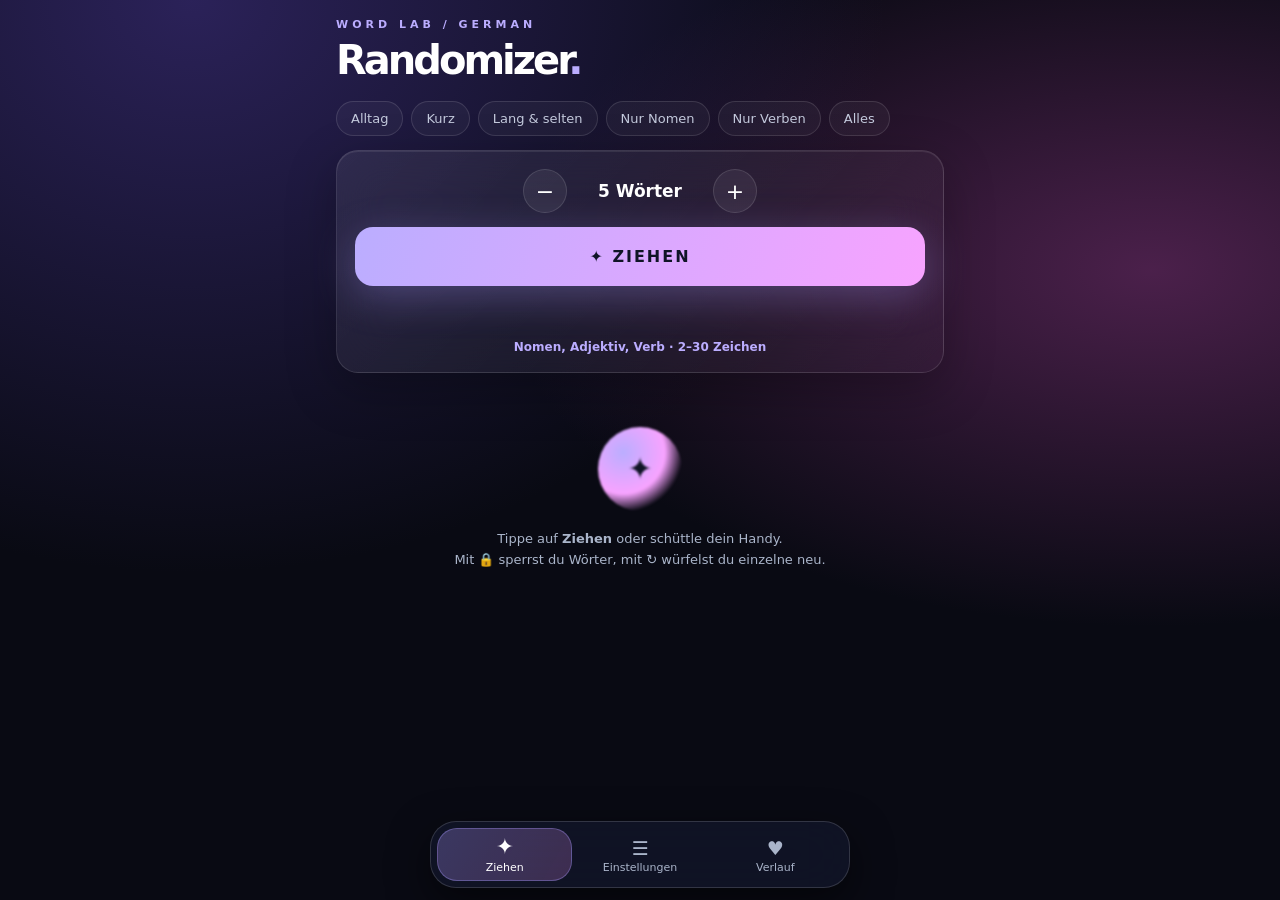
<file: htmls/Wordlab-Randomizer.html>
<!DOCTYPE html>
<html lang="de">
<head>
<meta charset="UTF-8">
<meta name="viewport" content="width=device-width,initial-scale=1,maximum-scale=1,viewport-fit=cover">
<meta name="theme-color" content="#090a13">
<title>WORD LAB</title>
<style>
:root{--h:250;--a:hsl(var(--h) 100% 84%);--b:hsl(calc(var(--h) + 45) 100% 82%);--m:#aab5ca;--l:#ffffff1f;--fs:1}
*{box-sizing:border-box;-webkit-tap-highlight-color:transparent}
body{margin:0;color:#fff;font:15px Inter,system-ui,sans-serif;min-height:100dvh;background:radial-gradient(ellipse at 15% 0,hsl(var(--h) 45% 24%),transparent 45%),radial-gradient(ellipse at 90% 30%,hsl(calc(var(--h) + 50) 40% 21%),transparent 40%),#090a13;background-attachment:fixed}
button,input{font:inherit;color:inherit}button{cursor:pointer;border:0;background:none}
.app{max-width:640px;margin:auto;padding:calc(18px + env(safe-area-inset-top)) 16px calc(110px + env(safe-area-inset-bottom))}
.logo{font-size:11px;letter-spacing:4px;color:var(--a);font-weight:800}
h1{font-size:40px;letter-spacing:-3px;margin:6px 0 16px}h1 i{color:var(--a);font-style:normal}
.v{display:none}.v.on{display:block;animation:in .4s both}
.p{padding:18px;border:1px solid var(--l);border-radius:22px;background:linear-gradient(135deg,#ffffff14,#ffffff05);backdrop-filter:blur(24px);-webkit-backdrop-filter:blur(24px);box-shadow:0 16px 50px #0004,inset 0 1px #ffffff15;margin-bottom:14px}
.row{display:flex;align-items:center;justify-content:space-between;gap:10px}
.chips{display:flex;gap:8px;overflow-x:auto;padding:2px 0 14px;scrollbar-width:none}.chips::-webkit-scrollbar{display:none}
.chip,.tg button,.seg button{padding:9px 14px;border-radius:30px;border:1px solid var(--l);background:#ffffff0a;color:#c4cadd;font-size:13px;white-space:nowrap;transition:.25s}
.chip:active,.tg button:active{transform:scale(.94)}
.chip.on,.seg button.on{color:#fff;border-color:var(--a);background:linear-gradient(120deg,hsl(var(--h) 100% 80% / .25),hsl(calc(var(--h) + 45) 100% 80% / .2))}
.sum{font-size:12px;color:var(--m);margin:12px 0 0;text-align:center}.sum b{color:var(--a);font-weight:600;cursor:pointer}
.step{display:flex;align-items:center;justify-content:center;gap:18px;margin-bottom:14px}
.step button{width:44px;height:44px;border-radius:50%;border:1px solid var(--l);background:#ffffff10;font-size:22px;transition:.2s}.step button:active{transform:scale(.85)}
.step strong{min-width:110px;text-align:center;font-size:17px}
.go{position:relative;width:100%;padding:20px;border-radius:18px;background:linear-gradient(110deg,var(--a),var(--b));color:#101426;font-weight:900;font-size:16px;letter-spacing:2px;overflow:hidden;box-shadow:0 10px 40px hsl(var(--h) 100% 80% / .3);transition:transform .15s}
.go:active{transform:scale(.97)}.go:before{content:"";position:absolute;top:0;left:-60%;width:40%;height:100%;background:linear-gradient(100deg,transparent,#fff7,transparent);transform:skewX(-20deg);animation:shine 3.5s infinite}
.go.load{opacity:.7;pointer-events:none}.go.load:after{content:"";display:inline-block;width:14px;height:14px;margin-left:10px;vertical-align:-2px;border:2px solid #1015;border-top-color:#101426;border-radius:50%;animation:rot .7s linear infinite}
.pb{height:4px;background:#ffffff12;border-radius:9px;overflow:hidden;margin-top:12px;opacity:0;transition:.3s}.pb.on{opacity:1}.pb div{height:100%;width:0;background:linear-gradient(90deg,var(--a),var(--b));transition:width .2s}
.st{font-size:12px;color:#9caac3;margin-top:10px;text-align:center;min-height:16px}
#cards{display:grid;grid-template-columns:1fr 1fr;gap:10px;margin-top:6px}
.c{position:relative;min-height:110px;display:flex;flex-direction:column;align-items:center;justify-content:center;text-align:center;padding:14px 10px 40px;border:1px solid #ffffff26;border-radius:20px;background:linear-gradient(140deg,#ffffff1a,#ffffff07);box-shadow:inset 0 1px #ffffff20,0 12px 35px #0003;overflow:hidden;cursor:pointer;animation:wi .45s both;transition:border-color .3s,box-shadow .3s}
.c .w{font-size:calc(clamp(17px,5vw,25px)*var(--fs));font-weight:850;letter-spacing:-1px;overflow-wrap:anywhere}
.c small{font-size:11px;color:#bdc9e1;margin-top:7px;line-height:1.4;display:-webkit-box;-webkit-line-clamp:3;-webkit-box-orient:vertical;overflow:hidden}
.c.spin{border-color:hsl(var(--h) 100% 80% / .5)}.c.spin .w{filter:blur(.6px);color:var(--a)}
[data-anim=reel] .spin .w{animation:slot .14s}[data-anim=flicker] .spin .w{animation:fl .14s}
.c.done{animation:pop .6s;box-shadow:0 0 40px hsl(var(--h) 100% 80% / .35),inset 0 1px #ffffff30}
.c.pin{border-color:var(--b)}
.ac{position:absolute;bottom:4px;left:0;right:0;display:flex;justify-content:center;gap:2px}.ac button{width:38px;height:34px;font-size:16px;opacity:.75;transition:.2s}.ac button:active{transform:scale(1.3)}
.empty{grid-column:1/-1;text-align:center;padding:40px 10px;color:var(--m);font-size:13px;line-height:1.6}
.orb{width:84px;height:84px;margin:0 auto 18px;border-radius:50%;background:radial-gradient(circle at 30% 30%,var(--a),var(--b) 50%,transparent 72%);filter:blur(1px);animation:fl2 4s ease-in-out infinite;display:grid;place-items:center;font-size:30px;color:#101426}
.tools{display:flex;gap:8px;margin-top:12px}.tools button{flex:1;padding:12px;border-radius:13px;background:#ffffff10;border:1px solid var(--l);font-size:13px}
details{border:1px solid var(--l);border-radius:20px;background:linear-gradient(135deg,#ffffff12,#ffffff05);margin-bottom:12px;overflow:hidden}
summary{list-style:none;padding:17px 18px;font-weight:700;display:flex;align-items:center;gap:12px;cursor:pointer}summary::-webkit-details-marker{display:none}
summary em{font-style:normal;width:30px;height:30px;border-radius:10px;display:grid;place-items:center;background:linear-gradient(135deg,hsl(var(--h) 100% 80% / .3),hsl(calc(var(--h) + 45) 100% 80% / .15))}
summary:after{content:"›";margin-left:auto;font-size:22px;color:var(--m);transition:transform .3s}details[open] summary:after{transform:rotate(90deg)}
.bd{padding:0 18px 16px;animation:in .35s both}
.lb{display:block;font-size:12px;color:#b9c5da;margin:16px 0 9px}
.sr{display:flex;justify-content:space-between;align-items:center;padding:13px 0;border-bottom:1px solid #ffffff10;font-size:14px;gap:12px}.sr:last-child{border:0}.sr small{display:block;color:var(--m);font-size:11px;margin-top:3px}
.sw{appearance:none;-webkit-appearance:none;width:46px;height:27px;background:#35394b;border-radius:30px;position:relative;flex-shrink:0;transition:.25s;cursor:pointer}
.sw:before{content:"";position:absolute;width:21px;height:21px;left:3px;top:3px;background:#fff;border-radius:50%;transition:.25s cubic-bezier(.5,1.6,.5,1)}.sw:checked{background:var(--a)}.sw:checked:before{transform:translateX(19px)}
.seg{display:flex;gap:6px;flex-wrap:wrap}
.tg{display:grid;grid-template-columns:1fr 1fr 1fr;gap:8px}.tg button{border-radius:13px;text-align:center;padding:12px 6px}.tg button.on{color:#fff;border-color:var(--a);background:linear-gradient(120deg,hsl(var(--h) 100% 80% / .25),hsl(calc(var(--h) + 45) 100% 80% / .2))}
input[type=range]{width:100%;accent-color:var(--a);height:28px}
.ri{display:flex;justify-content:space-between;color:var(--m);font-size:12px}.ri strong{color:#fff}
.fg{display:grid;grid-template-columns:1fr 1fr;gap:10px}
.fg input{width:100%;padding:12px;border-radius:12px;background:#111a2a;border:1px solid var(--l);outline:0;transition:.2s}.fg input:focus{border-color:var(--a)}.fg span{font-size:11px;color:var(--m);display:block;margin-bottom:6px}
.sw2 button{width:36px;height:36px;padding:0;border-radius:50%}
.btn{width:100%;padding:13px;border-radius:13px;background:#ffffff10;border:1px solid var(--l);margin-top:10px;font-size:14px}.btn.red{color:#ff9aa8}
.hr{display:flex;align-items:center;gap:12px;padding:13px 4px;border-bottom:1px solid #ffffff10;cursor:pointer;animation:in .4s both}.hr b{font-size:16px}.hr small{margin-left:auto;color:var(--m);font-size:11px;text-align:right}
nav{position:fixed;left:50%;bottom:calc(12px + env(safe-area-inset-bottom));transform:translateX(-50%);width:min(92vw,420px);display:grid;grid-template-columns:repeat(3,1fr);padding:6px;border-radius:26px;border:1px solid #ffffff25;background:#12162acc;backdrop-filter:blur(26px);-webkit-backdrop-filter:blur(26px);box-shadow:0 14px 40px #0008;z-index:20}
nav button{position:relative;z-index:1;padding:9px 0 7px;font-size:11px;color:var(--m);display:flex;flex-direction:column;align-items:center;gap:2px;transition:.3s}nav button span{font-size:19px;transition:.3s}nav button.on{color:#fff}nav button.on span{transform:translateY(-2px) scale(1.15)}
nav i{position:absolute;top:6px;bottom:6px;left:6px;width:calc((100% - 12px)/3);border-radius:20px;background:linear-gradient(120deg,hsl(var(--h) 100% 80% / .28),hsl(calc(var(--h) + 45) 100% 80% / .2));border:1px solid hsl(var(--h) 100% 80% / .35);transform:translateX(calc(var(--i)*100%));transition:transform .45s cubic-bezier(.5,1.4,.5,1)}
#ov{position:fixed;inset:0;z-index:50;background:#0008;backdrop-filter:blur(4px);display:none;align-items:flex-end;justify-content:center}#ov.on{display:flex;animation:fi .25s}
#sh{width:min(100%,640px);background:#12162a;border:1px solid #ffffff25;border-radius:28px 28px 0 0;padding:14px 20px calc(24px + env(safe-area-inset-bottom));animation:up .4s cubic-bezier(.2,1,.3,1)}
#sh .gr{width:40px;height:4px;border-radius:4px;background:#ffffff30;margin:0 auto 18px}#sh h3{font-size:34px;letter-spacing:-2px;margin:0 0 8px;overflow-wrap:anywhere}
#sh p{color:#c4cadd;line-height:1.6;margin:8px 0}.fa{display:flex;gap:8px;flex-wrap:wrap;margin:12px 0}.fa span{font-size:12px;padding:6px 11px;border-radius:20px;background:#ffffff10}
.ba{display:grid;grid-template-columns:1fr 1fr;gap:8px;margin-top:14px}.ba button,.ba a{padding:13px;border-radius:13px;background:#ffffff10;border:1px solid var(--l);text-align:center;color:#fff;text-decoration:none;font-size:14px}
#toast{position:fixed;left:50%;bottom:calc(100px + env(safe-area-inset-bottom));transform:translate(-50%,20px);padding:11px 18px;border-radius:30px;background:#222844;border:1px solid #ffffff25;font-size:13px;opacity:0;pointer-events:none;transition:.35s;z-index:60}#toast.on{opacity:1;transform:translate(-50%,0)}
@keyframes in{from{opacity:0;transform:translateY(12px)}}@keyframes fi{from{opacity:0}}@keyframes up{from{transform:translateY(100%)}}
@keyframes wi{from{opacity:0;transform:translateY(16px) scale(.94);filter:blur(5px)}}@keyframes slot{from{transform:translateY(-70%);opacity:0}}@keyframes fl{from{opacity:.2}}
@keyframes pop{40%{transform:scale(1.06)}}@keyframes shine{0%,60%{left:-60%}100%{left:130%}}@keyframes rot{to{transform:rotate(360deg)}}@keyframes fl2{50%{transform:translateY(-8px) scale(1.06)}}
@media(max-width:360px){#cards{grid-template-columns:1fr}}
@media(prefers-reduced-motion:reduce){*,:before,:after{animation-duration:.01ms!important;transition-duration:.01ms!important}}
</style>
</head>
<body>
<main class="app">

<section class="v on" id="v0">
 <div class="logo">WORD LAB / GERMAN</div>
 <h1>Randomizer<i>.</i></h1>
 <div class="chips" id="pre"></div>
 <div class="p">
  <div class="step"><button id="m">−</button><strong id="am"></strong><button id="pl">+</button></div>
  <button class="go" id="go">✦ ZIEHEN</button>
  <div class="pb" id="pb"><div></div></div>
  <div class="st" id="st"></div>
  <div class="sum" id="sum"></div>
 </div>
 <div id="cards" data-anim="reel"></div>
 <div class="tools" id="tools" style="display:none"><button id="cp">Kopieren</button><button id="sh2">Teilen</button></div>
</section>

<section class="v" id="v1">
 <div class="logo">EINSTELLUNGEN</div>
 <h1>Dein Stil<i>.</i></h1>

 <details open><summary><em>◧</em>Grundlagen</summary><div class="bd">
  <span class="lb">Wortarten</span>
  <div class="tg" id="tt">
   <button data-t="noun">Nomen</button><button data-t="adjective">Adjektive</button><button data-t="verb">Verben</button>
   <button data-t="adverb">Adverbien</button><button data-t="other">Sonstige</button><button data-t="all">Alle</button>
  </div>
  <span class="lb">Anzahl der Wörter</span>
  <input type="range" min="1" max="30" data-k="amount"><div class="ri"><span>1</span><strong id="amL"></strong><span>30</span></div>
  <span class="lb">Wortauswahl</span>
  <div class="seg" data-k="freq"><button data-v="all">Zufällig</button><button data-v="common">Bekannt</button><button data-v="rare">Selten &amp; lang</button></div>
 </div></details>

 <details><summary><em>⌕</em>Filter</summary><div class="bd">
  <span class="lb">Mindestlänge</span>
  <input type="range" min="2" max="30" data-k="min"><div class="ri"><span>2</span><strong id="miL"></strong><span>30</span></div>
  <span class="lb">Höchstlänge</span>
  <input type="range" min="2" max="30" data-k="max"><div class="ri"><span>2</span><strong id="maL"></strong><span>30</span></div>
  <span class="lb">Umlaute &amp; ß</span>
  <div class="seg" data-k="uml"><button data-v="all">Egal</button><button data-v="with">Mit</button><button data-v="without">Ohne</button></div>
  <span class="lb">Buchstaben-Muster</span>
  <div class="fg">
   <label><span>Beginnt mit</span><input data-k="starts" maxlength="8" autocapitalize="off" spellcheck="false"></label>
   <label><span>Endet auf</span><input data-k="ends" maxlength="8" autocapitalize="off" spellcheck="false"></label>
   <label><span>Enthält</span><input data-k="has" maxlength="8" autocapitalize="off" spellcheck="false"></label>
   <label><span>Ohne Buchstaben</span><input data-k="excl" maxlength="12" autocapitalize="off" spellcheck="false"></label>
  </div>
 </div></details>

 <details><summary><em>✎</em>Darstellung</summary><div class="bd">
  <div class="sr">Bedeutung anzeigen<input class="sw" type="checkbox" data-k="meaning"></div>
  <div class="sr">Wortart anzeigen<input class="sw" type="checkbox" data-k="showType"></div>
  <span class="lb">Textgröße</span>
  <input type="range" min="80" max="140" step="10" data-k="size"><div class="ri"><span>klein</span><strong id="szL"></strong><span>groß</span></div>
  <span class="lb">Akzentfarbe</span>
  <div class="seg sw2" data-k="hue">
   <button data-v="250" style="background:hsl(250 90% 72%)"></button><button data-v="200" style="background:hsl(200 90% 65%)"></button><button data-v="155" style="background:hsl(155 70% 60%)"></button><button data-v="330" style="background:hsl(330 90% 72%)"></button><button data-v="35" style="background:hsl(35 95% 65%)"></button>
  </div>
 </div></details>

 <details><summary><em>◎</em>Animation &amp; Feedback</summary><div class="bd">
  <span class="lb">Zieh-Animation</span>
  <div class="seg" data-k="anim"><button data-v="reel">Walze</button><button data-v="flicker">Flackern</button><button data-v="none">Sofort</button></div>
  <span class="lb">Tempo</span>
  <div class="seg" data-k="speed"><button data-v="0.6">Ruhig</button><button data-v="1">Normal</button><button data-v="1.8">Schnell</button></div>
  <div class="sr" style="margin-top:8px">Vibration beim Einrasten<input class="sw" type="checkbox" data-k="haptic"></div>
  <div class="sr"><div>Schütteln zum Ziehen<small>Handy schütteln statt tippen</small></div><input class="sw" type="checkbox" data-k="shake"></div>
  <div class="sr"><div>Wörter vorlesen<small>Neue Wörter automatisch sprechen</small></div><input class="sw" type="checkbox" data-k="speak"></div>
 </div></details>

 <details><summary><em>⚙</em>Erweitert</summary><div class="bd">
  <div class="sr"><div>Keine doppelten Wörter<small>Innerhalb einer Ziehung</small></div><input class="sw" type="checkbox" data-k="unique"></div>
  <div class="sr"><div>Wiederholungsschutz<small>Keine Wörter aus dem Verlauf</small></div><input class="sw" type="checkbox" data-k="fresh"></div>
  <div class="sr"><div>Grundform bevorzugen<small>Gebeugte Formen ausblenden</small></div><input class="sw" type="checkbox" data-k="base"></div>
  <span class="lb">Wortquellen</span>
  <div class="sr">Spielwörter <small style="display:inline">· Hauptquelle</small><input class="sw" type="checkbox" data-k="srcSpiel"></div>
  <div class="sr">ENZ <small style="display:inline">· Fallback, ohne Wortart</small><input class="sw" type="checkbox" data-k="srcEnz"></div>
  <button class="btn" id="cc">Zwischenspeicher löschen</button>
  <button class="btn red" id="rs">Einstellungen zurücksetzen</button>
  <p class="st">Quellen: <a style="color:var(--a)" href="https://github.com/marekventur/spielwoerter">Spielwörter</a> · <a style="color:var(--a)" href="https://github.com/enz/german-wordlist">ENZ</a></p>
 </div></details>
</section>

<section class="v" id="v2">
 <div class="logo">VERLAUF</div>
 <h1>Gesammelt<i>.</i></h1>
 <div class="chips"><button class="chip on" id="hA">Alle</button><button class="chip" id="hF">♥ Merkliste</button><button class="chip" id="hC">Verlauf leeren</button></div>
 <div id="hl"></div>
</section>
</main>

<nav id="nav"><i></i>
 <button class="on" data-n="0"><span>✦</span>Ziehen</button>
 <button data-n="1"><span>☰</span>Einstellungen</button>
 <button data-n="2"><span>♥</span>Verlauf</button>
</nav>
<div id="ov"><div id="sh"></div></div>
<div id="toast"></div>

<script>
"use strict";
const $=id=>document.getElementById(id),QA=s=>[...document.querySelectorAll(s)];
const ALL=["noun","adjective","verb","adverb","other"];
const D={types:["noun","adjective","verb"],amount:5,min:2,max:30,starts:"",has:"",ends:"",excl:"",uml:"all",freq:"all",unique:true,fresh:false,base:false,meaning:true,showType:true,anim:"reel",speed:1,haptic:true,shake:false,speak:false,hue:250,size:100,srcSpiel:true,srcEnz:true};
const SOURCES={
 spiel:{name:"Spielwörter",url:"https://raw.githubusercontent.com/marekventur/spielwoerter/main/wordlist_accepted.jsonl",format:"jsonl"},
 enz:{name:"ENZ",url:"https://raw.githubusercontent.com/enz/german-wordlist/main/words",format:"txt"}};
const TN={noun:"Nomen",adjective:"Adjektiv",verb:"Verb",adverb:"Adverb",other:"Sonstige",unknown:"Wortart unbekannt"};
const PR={"Alltag":{max:8,freq:"common"},"Kurz":{max:5},"Lang & selten":{min:12,freq:"rare"},"Nur Nomen":{types:["noun"]},"Nur Verben":{types:["verb"]},"Alles":{types:ALL}};

let S,H=[],F=[],cur=[],P=[],db=[],src="",busy=false,gen=0,timers=[],hf=false,lastShake=0;
const ld=(k,d)=>{try{return (v=>v==null?d:v)(JSON.parse(localStorage.getItem(k)))}catch{return d}};
const sv=(k,v)=>{try{localStorage.setItem(k,JSON.stringify(v))}catch{}};
S={...D,...ld("wl_s",{})};H=ld("wl_h",[]);F=ld("wl_f",[]);
const esc=v=>String(v).replace(/[&<>"']/g,c=>({"&":"&amp;","<":"&lt;",">":"&gt;",'"':"&quot;","'":"&#039;"}[c]));
const ri=n=>{const a=new Uint32Array(1);crypto.getRandomValues(a);return Math.floor(a[0]/4294967296*n)};
let tt;const toast=m=>{const t=$("toast");t.textContent=m;t.classList.add("on");clearTimeout(tt);tt=setTimeout(()=>t.classList.remove("on"),1800)};
const buzz=n=>S.haptic&&navigator.vibrate&&navigator.vibrate(n);

/* ---------- INDEXEDDB ---------- */
const openDB=()=>new Promise((res,rej)=>{const r=indexedDB.open("WordLabV2",1);r.onupgradeneeded=()=>r.result.createObjectStore("lists");r.onsuccess=()=>res(r.result);r.onerror=()=>rej(r.error)});
async function cacheGet(k){try{const d=await openDB();return await new Promise(r=>{const q=d.transaction("lists").objectStore("lists").get(k);q.onsuccess=()=>r(q.result||null);q.onerror=()=>r(null)})}catch{return null}}
async function cacheSet(k,v){try{const d=await openDB();await new Promise((res,rej)=>{const t=d.transaction("lists","readwrite");t.objectStore("lists").put(v,k);t.oncomplete=res;t.onerror=()=>rej(t.error)})}catch{}}

/* ---------- PARSING & LOADING ---------- */
function detectType(d){d=(d||"").toLowerCase();
 if(/^(subst|nomen)|\b(nomen|substantiv)\b/.test(d))return"noun";if(/^adj\.|\badjektiv\b/.test(d))return"adjective";
 if(/^verb\b|\bverb\b/.test(d))return"verb";if(/^adv\.|\badverb\b/.test(d))return"adverb";return"unknown"}
function parseLine(line,f,source){
 if(!line.trim())return null;
 if(f==="jsonl"){try{const i=JSON.parse(line);if(!i.word)return null;return{word:i.word,type:detectType(i.description),description:i.description||"",base:i.base||null,source}}catch{return null}}
 const w=line.trim();if(!/^[a-zäöüß]{2,}$/i.test(w))return null;
 return{word:w,type:"unknown",description:"",base:null,source}}
const prog=(p,t)=>{$("pb").classList.add("on");$("pb").firstChild.style.width=p+"%";if(t)$("st").textContent=t;if(busy&&p<100)$("go").textContent="LÄDT "+Math.round(p)+" %"};
const err=m=>{$("st").textContent=m;$("st").style.color="#ff9aa8";toast("Fehler – siehe Hinweis unter dem Button")};
async function downloadSource(key){
 const s=SOURCES[key];
 let r;try{r=await fetch(s.url,{cache:"no-store"})}catch(e){r=await fetch(s.url)}
 if(!r.ok)throw Error("HTTP "+r.status);
 const total=Number(r.headers.get("content-length"))||0,rd=r.body.getReader(),dec=new TextDecoder("utf-8");
 let left="",words=[],got=0,last=0;
 for(;;){const{done,value}=await rd.read();if(done)break;
  got+=value.length;left+=dec.decode(value,{stream:true});
  const lines=left.split("\n");left=lines.pop()||"";
  for(const l of lines){const i=parseLine(l,s.format,key);if(i)words.push(i)}
  const n=Date.now();if(n-last>300){prog(total?Math.min(99,got/total*100):30,s.name+" wird geladen … "+Math.round(got/1024)+" KB");last=n}}
 left+=dec.decode();if(left){const i=parseLine(left,s.format,key);if(i)words.push(i)}
 if(words.length<100)throw Error("Keine gültige Wortliste erhalten.");
 prog(100);await cacheSet(key,words);return words}
async function loadSource(key){
 const c=await cacheGet(key);
 if(Array.isArray(c)&&c.length>100){if(key==="spiel")for(let i=0;i<c.length;i++){const w=c[i];if(w.description)w.type=detectType(w.description)}
  prog(100,SOURCES[key].name+" aus Zwischenspeicher geladen");return c}
 return downloadSource(key)}

/* ---------- FILTER ---------- */
function filt(ws){
 const T=S.types;if(!T.length)throw Error("Bitte mindestens eine Wortart wählen.");
 const all=T.length===5,st=S.starts.trim().toLowerCase(),en=S.ends.trim().toLowerCase(),has=S.has.trim().toLowerCase(),ex=[...S.excl.toLowerCase().replace(/[^a-zäöüß]/g,"")];
 return ws.filter(it=>{const w=it.word,l=w.length,lw=w.toLowerCase();
  if(l<S.min||l>S.max)return 0;
  if(S.base&&it.base)return 0;
  if(it.type==="unknown"){if(!all)return 0}else if(!T.includes(it.type))return 0;
  if(S.freq==="common"&&(!it.description||l>12))return 0;
  if(S.freq==="rare"&&l<9)return 0;
  if(S.uml==="with"&&!/[äöüß]/i.test(w))return 0;
  if(S.uml==="without"&&/[äöüß]/i.test(w))return 0;
  if(st&&!lw.startsWith(st))return 0;if(en&&!lw.endsWith(en))return 0;if(has&&!lw.includes(has))return 0;
  if(ex.length&&ex.some(c=>lw.includes(c)))return 0;
  return 1})}
async function loadDB(){
 const sel=[];if(S.srcSpiel)sel.push("spiel");if(S.srcEnz)sel.push("enz");
 if(!sel.length)throw Error("Mindestens eine Quelle aktivieren (Einstellungen › Erweitert).");
 const errs=[];db=[];
 for(const k of sel){
  try{$("st").textContent=SOURCES[k].name+" wird vorbereitet …";
   const w=await loadSource(k);for(let i=0;i<w.length;i++)db.push(w[i]);
   const f=filt(db);if(f.length){src=k;return f}
   errs.push(SOURCES[k].name+": keine passenden Wörter.")}
  catch(e){errs.push(SOURCES[k].name+": "+e.message)}}
 throw Error("Keine passenden Wörter. "+errs.join(" / "))}

/* ---------- DRAW ---------- */
function pick(n,pool,used){
 const seen=S.fresh?new Set(H.map(h=>h.word)):null,out=[];let g=0;
 while(out.length<n&&g++<n*80+300){const it=pool[ri(pool.length)];
  if(S.unique&&used.has(it.word))continue;if(seen&&seen.has(it.word))continue;
  used.add(it.word);out.push(it)}
 return out}
const det=it=>{const v=[];if(S.showType)v.push(TN[it.type]||"Wort");if(S.meaning&&it.description)v.push(it.description);return v.join(" · ")};
const isF=it=>F.some(f=>f.word===it.word);
const cardHTML=(c,i)=>`<div class="c${c.pin?" pin":""}" data-i="${i}"><div class="w">${esc(c.it.word)}</div><small>${esc(det(c.it))}</small><div class="ac"><button data-a="p" aria-label="Sperren">${c.pin?"🔒":"🔓"}</button><button data-a="r" aria-label="Neu würfeln">↻</button><button data-a="f" aria-label="Merken">${isF(c.it)?"♥":"♡"}</button></div></div>`;
function render(){
 $("cards").dataset.anim=S.anim;
 $("cards").innerHTML=cur.length?cur.map(cardHTML).join(""):`<div class="empty"><div class="orb">✦</div>Tippe auf <b>Ziehen</b> oder schüttle dein Handy.<br>Mit 🔒 sperrst du Wörter, mit ↻ würfelst du einzelne neu.</div>`;
 $("tools").style.display=cur.length?"flex":"none"}
function spin(i,fin){
 const c=document.querySelector(`.c[data-i="${i}"]`);if(!c)return;
 const w=c.querySelector(".w"),s=c.querySelector("small"),my=gen,max=S.anim==="none"?0:10+i*3;let t=0;
 c.classList.add("spin");s.textContent="";
 const step=()=>{if(my!==gen)return;
  if(t>=max){w.textContent=fin.word;s.textContent=det(fin);c.classList.remove("spin");c.classList.add("done");
   setTimeout(()=>c.classList.remove("done"),700);buzz(12);if(S.speak)say(fin.word);return}
  w.textContent=P[ri(P.length)].word;w.style.animation="none";void w.offsetWidth;w.style.animation="";
  t++;timers.push(setTimeout(step,(45+t*t*3.2)/S.speed))};
 timers.push(setTimeout(step,i*150/S.speed))}
function addH(items){H.unshift(...items.map(i=>({...i,ts:Date.now()})));if(H.length>300)H.length=300;sv("wl_h",H)}
async function go(){
 if(busy)return;busy=true;const b=$("go");b.classList.add("load");b.textContent="LÄDT";$("st").style.color="";$("st").textContent="Wortliste wird vorbereitet … (beim ersten Mal ca. 55 MB)";
 try{
  P=await loadDB();
  const keep=Array.from({length:S.amount},(_,i)=>cur[i]&&cur[i].pin?cur[i]:null);
  const used=new Set(keep.filter(Boolean).map(c=>c.it.word));
  const need=keep.filter(x=>!x).length,nw=pick(need,P,used);
  if(!nw.length&&!used.size)throw Error("Zu wenige passende Wörter – lockere die Filter.");
  let k=0;
  cur=keep.map(c=>c||(nw[k]?{it:nw[k++]}:null)).filter(Boolean);
  gen++;timers.forEach(clearTimeout);timers=[];
  render();
  const newIdx=cur.map((c,i)=>i).filter(i=>!cur[i].pin);
  newIdx.forEach(i=>spin(i,cur[i].it));
  addH(newIdx.map(i=>cur[i].it));
  $("st").textContent=P.length.toLocaleString("de-DE")+" passende Wörter · "+SOURCES[src].name;
  setTimeout(()=>$("pb").classList.remove("on"),600);
 }catch(e){err(e.message||String(e));$("pb").classList.remove("on")}
 finally{busy=false;b.classList.remove("load");b.textContent="✦ ZIEHEN"}}
function reroll(i){
 try{P=filt(db.length?db:cur.map(c=>c.it));const used=new Set(cur.map(c=>c.it.word)),n=pick(1,P,used)[0];
  if(!n)return toast("Keine weiteren Wörter");
  gen++;cur[i]={it:n,pin:false};render();spin(i,n);addH([n])}catch(e){toast(e.message)}}
function toggleFav(it){const x=F.findIndex(f=>f.word===it.word);
 if(x>=0)F.splice(x,1);else F.unshift({word:it.word,type:it.type,description:it.description,base:it.base,ts:Date.now()});
 sv("wl_f",F);buzz(8);toast(x>=0?"Aus Merkliste entfernt":"Gemerkt ♥")}

/* ---------- SHEET ---------- */
function say(w){try{const u=new SpeechSynthesisUtterance(w);u.lang="de-DE";speechSynthesis.cancel();speechSynthesis.speak(u)}catch{}}
function sheet(it){
 const syl=(it.word.toLowerCase().match(/(?:[aeiouyäöü]+)/g)||[]).length||1;
 $("sh").innerHTML=`<div class="gr"></div><h3>${esc(it.word)}</h3>
 <div class="fa"><span>${TN[it.type]||"Wort"}</span><span>${it.word.length} Buchstaben</span><span>≈ ${syl} Silben</span>${it.base?`<span>Grundform: ${esc(it.base)}</span>`:""}</div>
 ${it.description?`<p>${esc(it.description)}</p>`:`<p style="color:var(--m)">Zu diesem Wort liefert die Liste keine Bedeutung.</p>`}
 <p style="color:var(--m);font-size:12px">Rückwärts: ${esc([...it.word].reverse().join(""))}</p>
 <div class="ba"><button id="s1">🔊 Vorlesen</button><button id="s2">${isF(it)?"♥ Gemerkt":"♡ Merken"}</button>
 <a target="_blank" rel="noopener" href="https://www.duden.de/suchen/dudenonline/${encodeURIComponent(it.word)}">Duden ↗</a>
 <a target="_blank" rel="noopener" href="https://de.wiktionary.org/wiki/${encodeURIComponent(it.word)}">Wiktionary ↗</a></div>`;
 $("ov").classList.add("on");
 $("s1").onclick=()=>say(it.word);
 $("s2").onclick=()=>{toggleFav(it);sheet(it);render();hist()}}
$("ov").onclick=e=>{if(e.target.id==="ov")$("ov").classList.remove("on")};

/* ---------- HISTORY ---------- */
function hist(){
 const l=hf?F:H;
 $("hA").classList.toggle("on",!hf);$("hF").classList.toggle("on",hf);
 $("hl").innerHTML=l.length?l.slice(0,150).map((it,i)=>`<div class="hr" style="animation-delay:${Math.min(i,12)*25}ms" data-i="${i}"><b>${esc(it.word)}</b><small>${TN[it.type]||""}<br>${new Date(it.ts).toLocaleString("de-DE",{day:"2-digit",month:"2-digit",hour:"2-digit",minute:"2-digit"})}</small></div>`).join(""):`<div class="empty">${hf?"Noch nichts gemerkt. Tippe bei einem Wort auf ♡.":"Noch keine Wörter gezogen."}</div>`}
$("hl").onclick=e=>{const r=e.target.closest(".hr");if(r)sheet((hf?F:H)[r.dataset.i])};
$("hA").onclick=()=>{hf=false;hist()};$("hF").onclick=()=>{hf=true;hist()};
$("hC").onclick=()=>{H=[];sv("wl_h",H);hist();toast("Verlauf geleert")};

/* ---------- SETTINGS UI ---------- */
const sumTxt=()=>{const t=S.types.length===5?"Alle Wortarten":S.types.map(x=>TN[x]).join(", ");
 const n=["starts","has","ends","excl"].filter(k=>S[k].trim()).length+(S.uml!=="all")+(S.freq!=="all");
 return`<b onclick="show(1)">${t} · ${S.min}–${S.max} Zeichen${n?" · +"+n+" Filter":""}</b>`};
function upd(k){
 if(S.min>S.max){if(k==="min")S.max=S.min;else S.min=S.max}
 sv("wl_s",S);sync()}
function sync(){
 QA("[data-k]").forEach(el=>{const v=S[el.dataset.k];
  if(el.classList.contains("seg"))[...el.children].forEach(b=>b.classList.toggle("on",b.dataset.v==v));
  else if(el.type==="checkbox")el.checked=v;else if(el.value!=v)el.value=v});
 QA("[data-t]").forEach(b=>b.classList.toggle("on",b.dataset.t==="all"?S.types.length===5:S.types.includes(b.dataset.t)));
 const r=document.documentElement.style;r.setProperty("--h",S.hue);r.setProperty("--fs",S.size/100);
 $("am").textContent=S.amount+(S.amount===1?" Wort":" Wörter");$("amL").textContent=$("am").textContent;
 $("miL").textContent=S.min+" Zeichen";$("maL").textContent=S.max+" Zeichen";$("szL").textContent=S.size+" %";
 $("sum").innerHTML=sumTxt();$("cards").dataset.anim=S.anim;
 QA("#pre .chip").forEach(c=>c.classList.remove("on"))}
QA("[data-k]").forEach(el=>{const k=el.dataset.k;
 if(el.classList.contains("seg"))el.onclick=e=>{const b=e.target.closest("button");if(!b)return;S[k]=isNaN(b.dataset.v)?b.dataset.v:+b.dataset.v;buzz(6);upd(k)};
 else if(el.type==="checkbox")el.onchange=()=>{S[k]=el.checked;buzz(6);if(k==="shake"&&S.shake)askMotion();upd(k)};
 else el.oninput=()=>{S[k]=el.type==="range"?+el.value:el.value;upd(k)}});
$("tt").onclick=e=>{const b=e.target.closest("button");if(!b)return;const t=b.dataset.t;
 if(t==="all")S.types=S.types.length===5?[]:ALL.slice();
 else S.types=S.types.includes(t)?S.types.filter(x=>x!==t):[...S.types,t];buzz(6);upd()};
$("pre").innerHTML=Object.keys(PR).map(n=>`<button class="chip" data-p="${esc(n)}">${esc(n)}</button>`).join("");
$("pre").onclick=e=>{const b=e.target.closest(".chip");if(!b)return;
 S={...S,types:D.types,min:2,max:30,freq:"all",starts:"",has:"",ends:"",excl:"",uml:"all",...PR[b.dataset.p]};upd();b.classList.add("on");toast("Profil: "+b.dataset.p)};
$("m").onclick=()=>{S.amount=Math.max(1,S.amount-1);buzz(6);upd()};
$("pl").onclick=()=>{S.amount=Math.min(30,S.amount+1);buzz(6);upd()};
$("rs").onclick=()=>{S={...D};upd();toast("Zurückgesetzt")};
$("cc").onclick=async()=>{try{const d=await openDB();await new Promise((res,rej)=>{const t=d.transaction("lists","readwrite");t.objectStore("lists").clear();t.oncomplete=res;t.onerror=()=>rej()});db=[];toast("Zwischenspeicher gelöscht")}catch{toast("Löschen fehlgeschlagen")}};

/* ---------- NAV / EVENTS ---------- */
function show(n){
 QA(".v").forEach((v,i)=>v.classList.toggle("on",i===n));
 QA("#nav button").forEach((b,i)=>b.classList.toggle("on",i===n));
 $("nav").style.setProperty("--i",n);scrollTo({top:0,behavior:"smooth"});if(n===2)hist()}
QA("#nav button").forEach(b=>b.onclick=()=>{buzz(6);show(+b.dataset.n)});
$("go").onclick=go;
$("cards").onclick=e=>{const c=e.target.closest(".c");if(!c)return;const i=+c.dataset.i,a=e.target.closest("button");
 if(!a)return sheet(cur[i].it);
 if(a.dataset.a==="p"){cur[i].pin=!cur[i].pin;buzz(10);c.classList.toggle("pin",cur[i].pin);a.textContent=cur[i].pin?"🔒":"🔓"}
 if(a.dataset.a==="r")reroll(i);
 if(a.dataset.a==="f"){toggleFav(cur[i].it);a.textContent=isF(cur[i].it)?"♥":"♡"}};
const txt=()=>cur.map(c=>c.it.word+(det(c.it)?" — "+det(c.it):"")).join("\n");
$("cp").onclick=async()=>{try{await navigator.clipboard.writeText(txt());toast("Kopiert")}catch{toast("Kopieren nicht verfügbar")}};
$("sh2").onclick=async()=>{try{navigator.share?await navigator.share({title:"WORD LAB",text:txt()}):(await navigator.clipboard.writeText(txt()),toast("Kopiert"))}catch{}};

/* ---------- SHAKE ---------- */
function askMotion(){if(typeof DeviceMotionEvent!=="undefined"&&typeof DeviceMotionEvent.requestPermission==="function")
 DeviceMotionEvent.requestPermission().then(r=>{if(r!=="granted"){S.shake=false;upd()}}).catch(()=>{})}
addEventListener("devicemotion",e=>{if(!S.shake||!$("v0").classList.contains("on"))return;const a=e.accelerationIncludingGravity;if(!a)return;
 const m=Math.abs(a.x)+Math.abs(a.y)+Math.abs(a.z),t=Date.now();if(m>40&&t-lastShake>1800){lastShake=t;go()}});

addEventListener("error",e=>err("Fehler: "+e.message));addEventListener("unhandledrejection",e=>err("Fehler: "+(e.reason&&e.reason.message||e.reason)));
sync();render();
</script>
</body>
</html>
</file>
